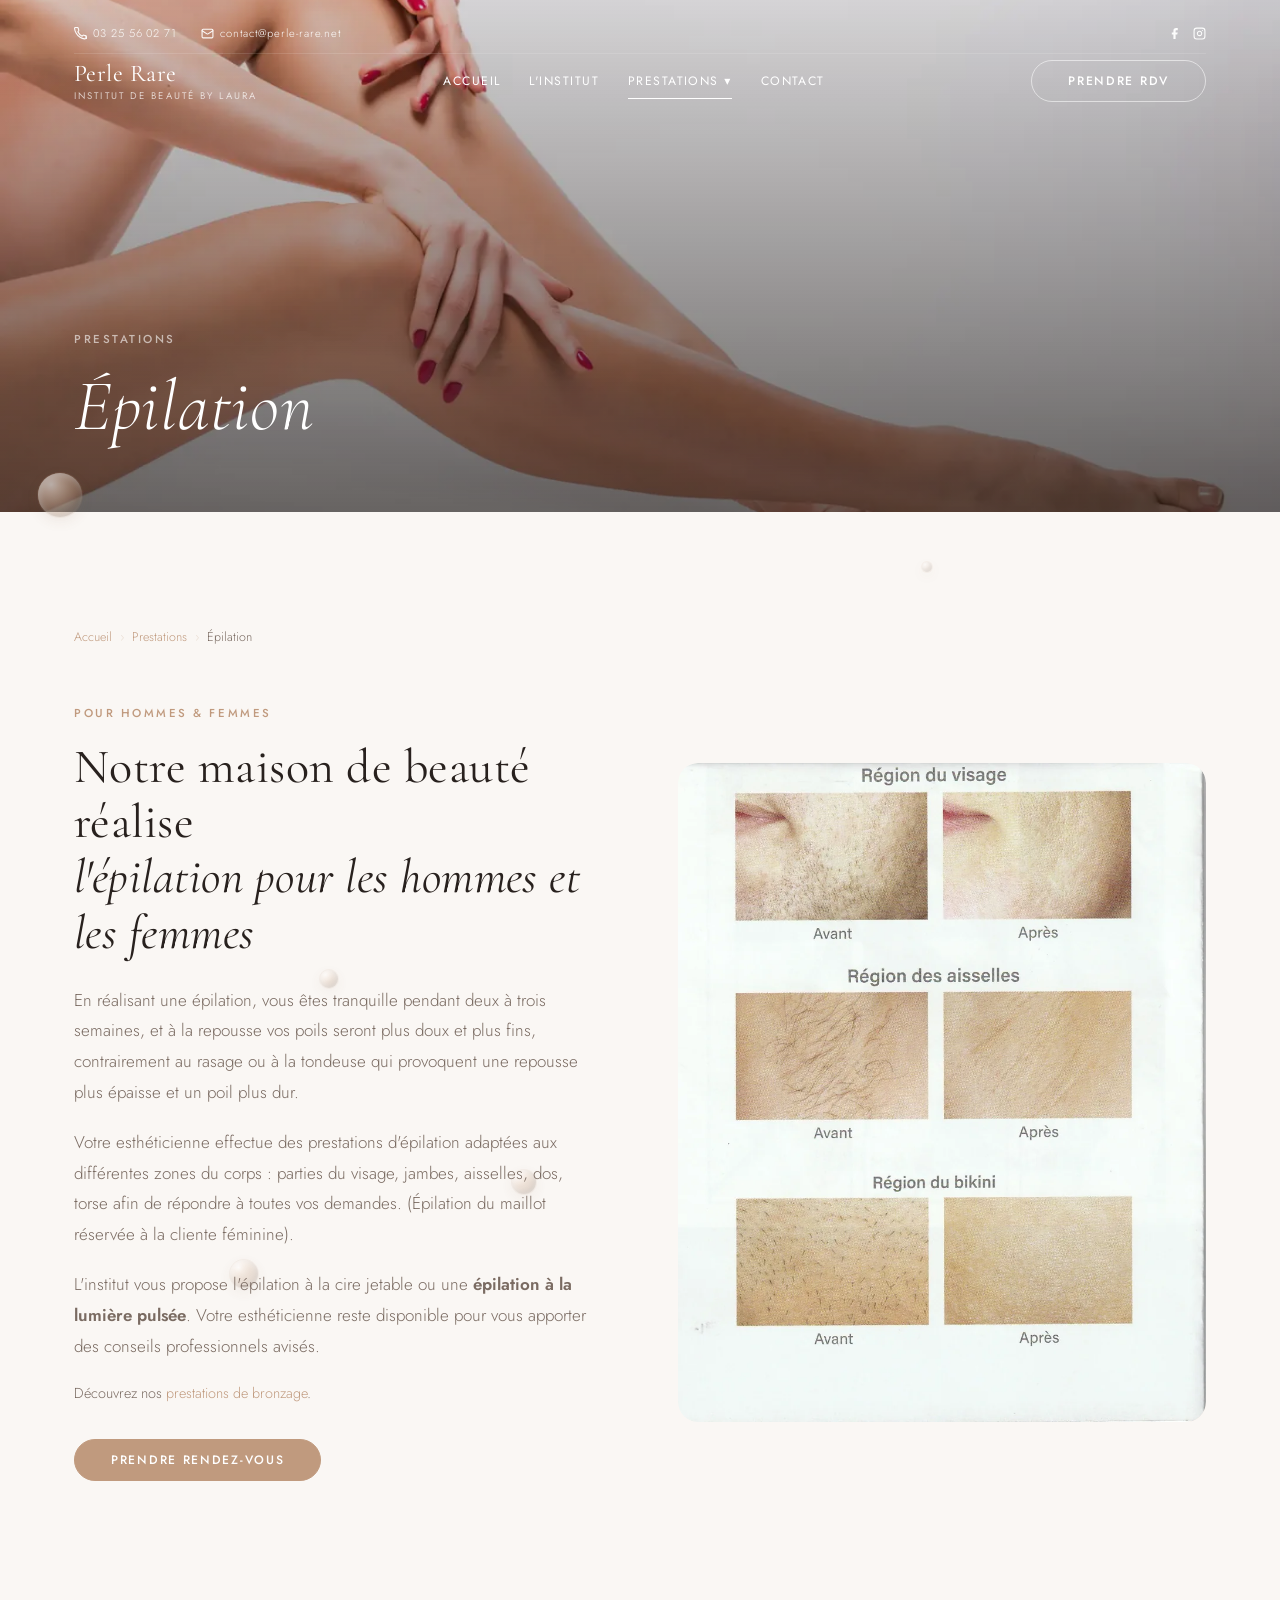
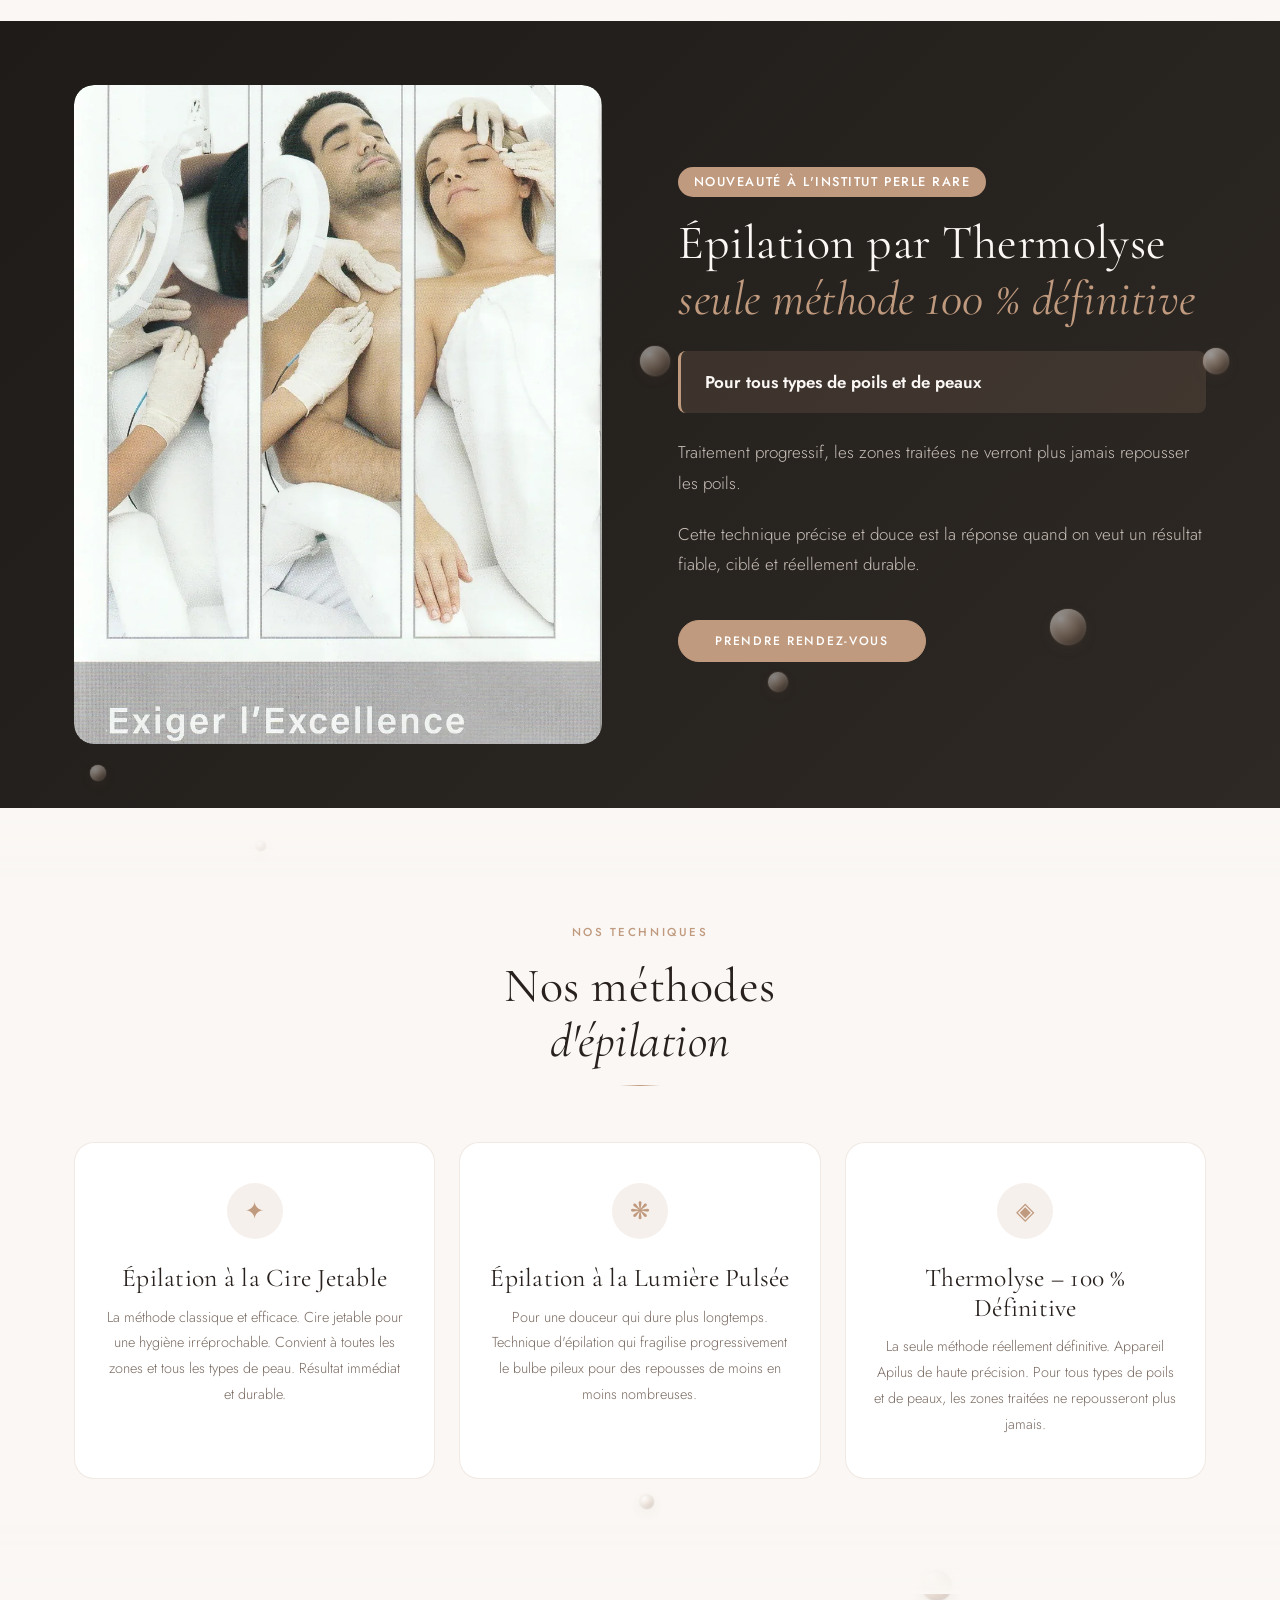
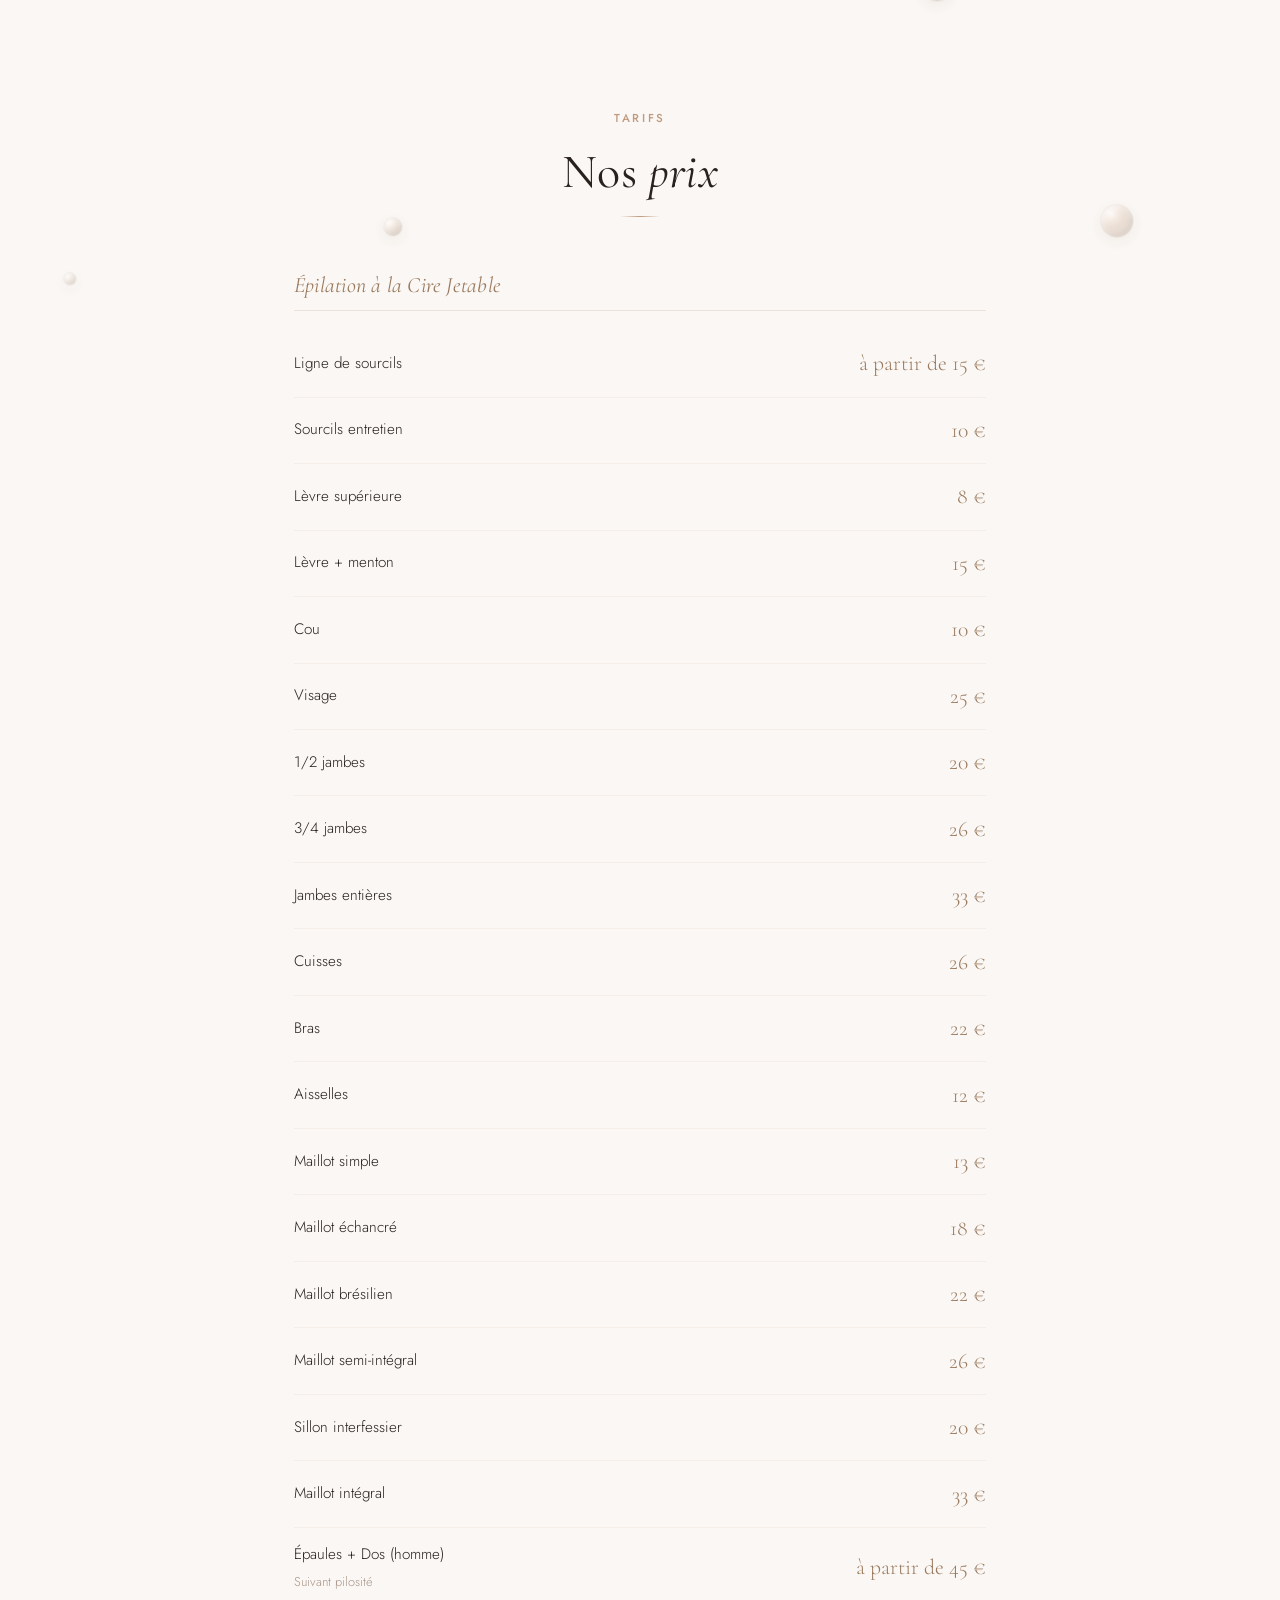
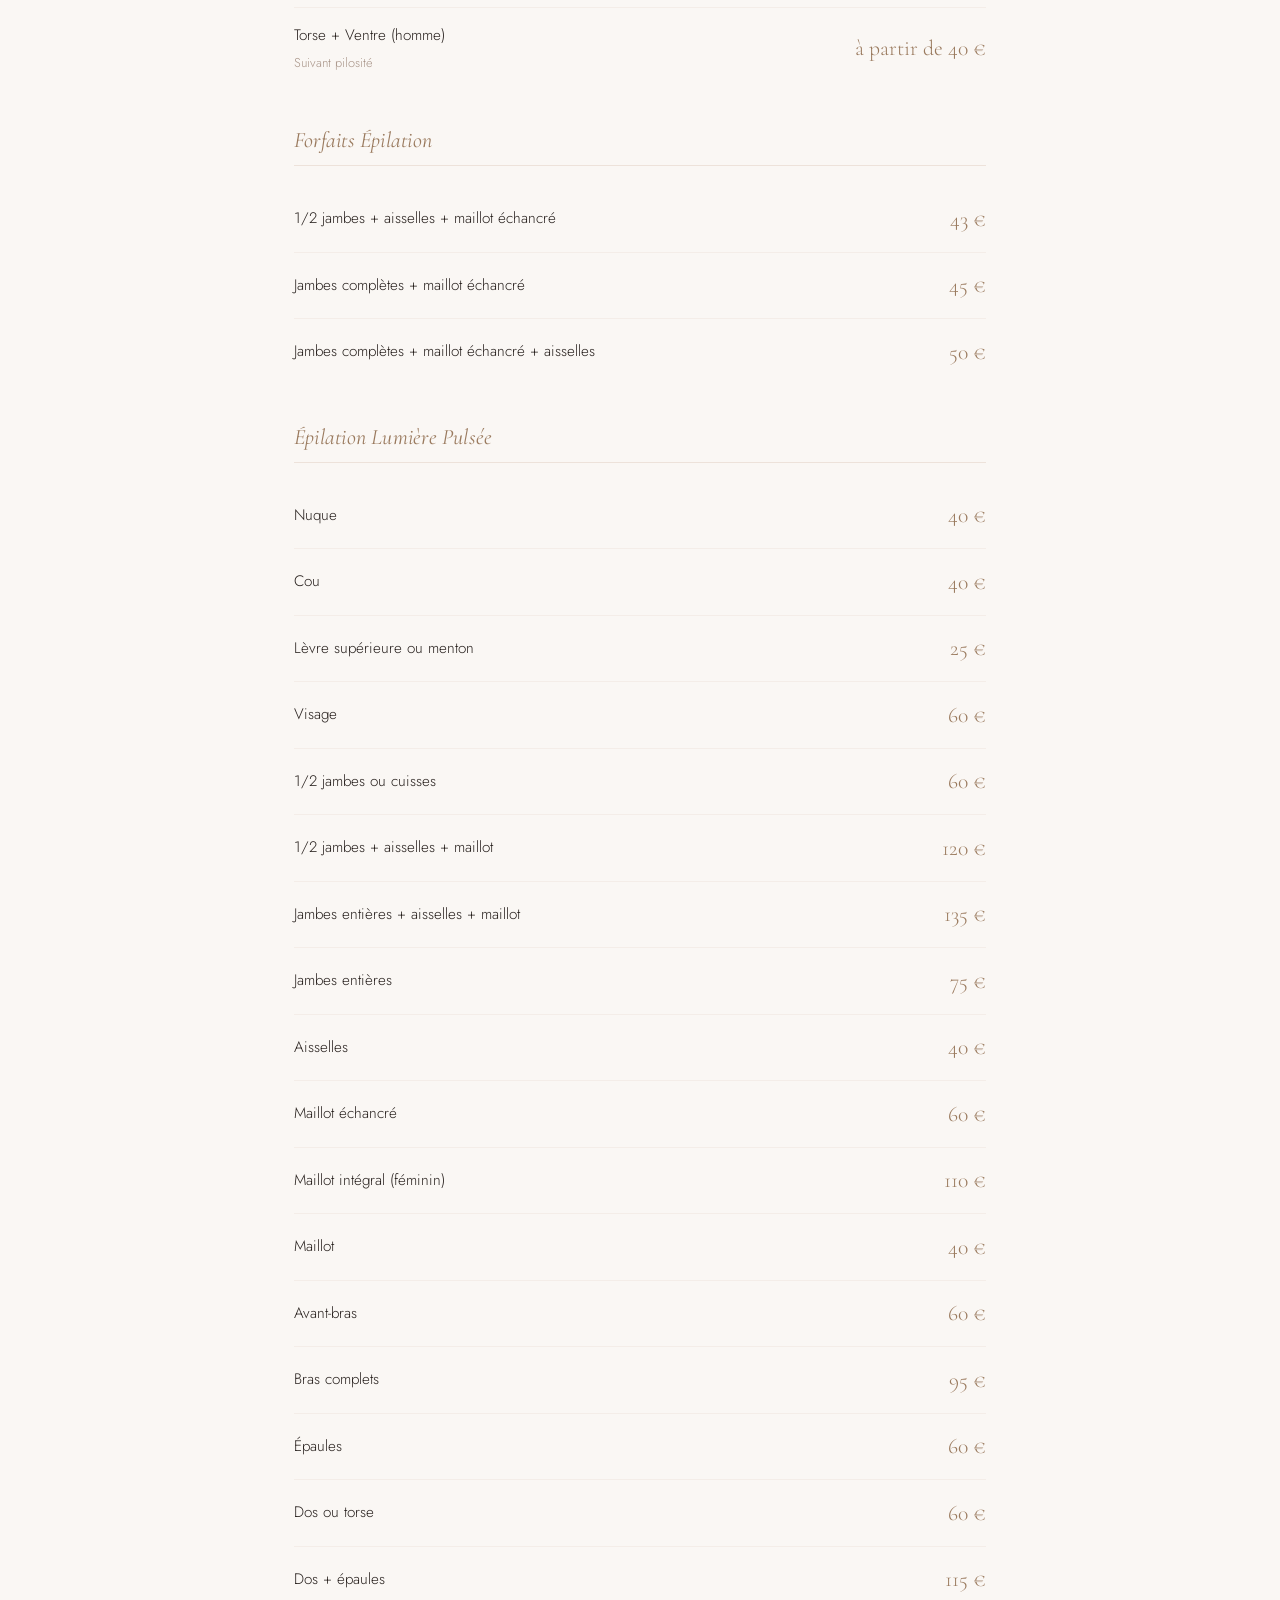
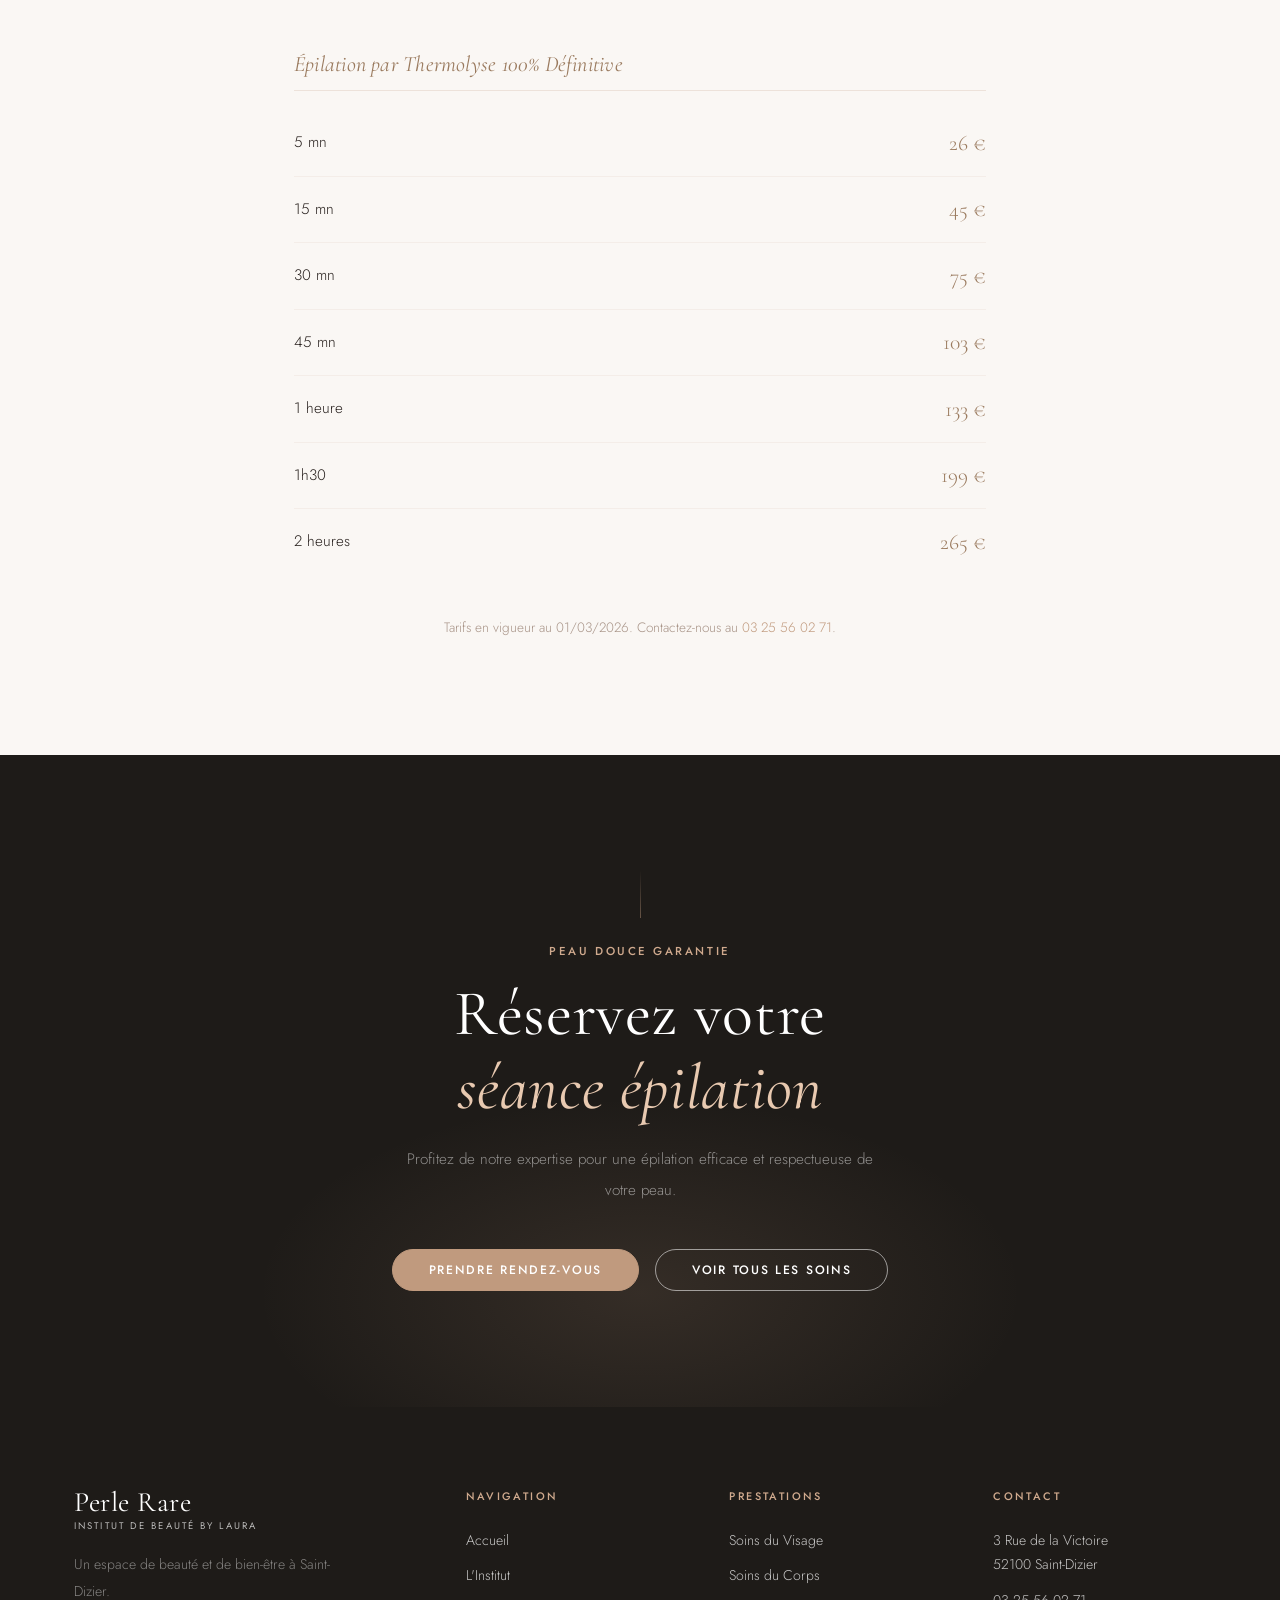
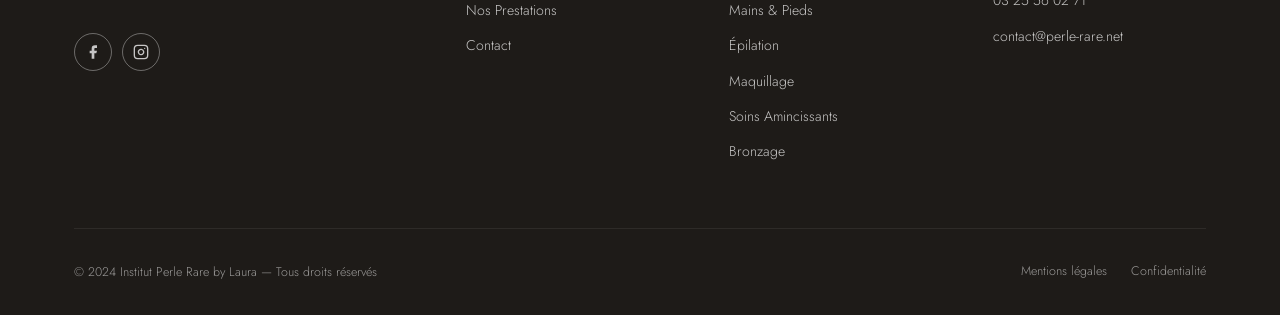
<file: epilation.html>
<!DOCTYPE html>
<html lang="fr">

<head>
  <meta charset="UTF-8">
  <link rel="icon" type="image/svg+xml" href="favicon.svg">
  <link rel="preload" as="image" fetchpriority="high" href="./images/optimisees/epilation.webp" type="image/webp">
  <meta name="viewport" content="width=device-width, initial-scale=1.0">
  <title>Épilation — Institut Perle Rare By Laura à Saint-Dizier</title>
  <meta name="description"
    content="Épilation à la cire jetable, lumière pulsée et thermolyse 100 % définitive à l'Institut Perle Rare by Laura à Saint-Dizier. Appareil Apilus. Forfaits disponibles.">
  <meta name="robots" content="index, follow">
  <link rel="canonical" href="https://www.perle-rare.net/epilation.html">
  <!-- Open Graph -->
  <meta property="og:type" content="website">
  <meta property="og:site_name" content="Institut Perle Rare By Laura">
  <meta property="og:locale" content="fr_FR">
  <meta property="og:title" content="Épilation — Institut Perle Rare By Laura">
  <meta property="og:description"
    content="Épilation à la cire jetable et épilation longue durée à l'Institut Perle Rare by Laura à Saint-Dizier. Forfaits disponibles.">
  <meta property="og:url" content="https://www.perle-rare.net/epilation.html">
  <meta property="og:image" content="https://www.perle-rare.net/images/og-image.jpg">
  <!-- Twitter Card -->
  <meta name="twitter:card" content="summary_large_image">
  <meta name="twitter:title" content="Épilation — Institut Perle Rare By Laura">
  <meta name="twitter:description"
    content="Épilation à la cire jetable et épilation longue durée à l'Institut Perle Rare by Laura à Saint-Dizier. Forfaits disponibles.">
  <!-- Performance : preload fonts critiques -->
  <link rel="preload" as="font" type="font/woff2" href="fonts/jost-latin.woff2" crossorigin>
  <link rel="preload" as="font" type="font/woff2" href="fonts/cg-italic-latin.woff2" crossorigin>
  <!-- Preconnect CDN image externe -->
  <link rel="preconnect" href="https://images.unsplash.com">
  <link rel="stylesheet" href="css/fonts.css">
  <link rel="stylesheet" href="css/style.css">
</head>

<body>

  <header class="header" id="header">
    <div class="container">
      <div class="header__topbar">
        <div class="header__topbar-contacts">
          <a href="tel:0325560271" class="header__topbar-link">
            <svg width="13" height="13" viewBox="0 0 24 24" fill="none" stroke="currentColor" stroke-width="2"
              stroke-linecap="round" stroke-linejoin="round">
              <path
                d="M22 16.92v3a2 2 0 0 1-2.18 2 19.79 19.79 0 0 1-8.63-3.07A19.5 19.5 0 0 1 4.07 11.5a19.79 19.79 0 0 1-3.07-8.67A2 2 0 0 1 3 .84h3a2 2 0 0 1 2 1.72c.127.96.361 1.903.7 2.81a2 2 0 0 1-.45 2.11L7.09 8.91a16 16 0 0 0 8 8l1.27-1.27a2 2 0 0 1 2.11-.45c.907.339 1.85.573 2.81.7A2 2 0 0 1 23 18v3" />
            </svg>
            03 25 56 02 71
          </a>
          <a href="mailto:contact@perle-rare.net" class="header__topbar-link">
            <svg width="13" height="13" viewBox="0 0 24 24" fill="none" stroke="currentColor" stroke-width="2"
              stroke-linecap="round" stroke-linejoin="round">
              <rect width="20" height="16" x="2" y="4" rx="2" />
              <path d="m22 7-8.97 5.7a1.94 1.94 0 0 1-2.06 0L2 7" />
            </svg>
            contact@perle-rare.net
          </a>
        </div>
        <div class="header__topbar-social">
          <a href="https://www.facebook.com/p/Institut-Perle-Rare-by-Laura-100063500410691/?locale=fr_FR"
            target="_blank" rel="noopener" aria-label="Facebook" class="header__topbar-social-link">
            <svg width="13" height="13" viewBox="0 0 24 24" fill="currentColor">
              <path d="M18 2h-3a5 5 0 0 0-5 5v3H7v4h3v8h4v-8h3l1-4h-4V7a1 1 0 0 1 1-1h3z" />
            </svg>
          </a>
          <a href="https://www.instagram.com/institut_perlerare/" target="_blank" rel="noopener" aria-label="Instagram"
            class="header__topbar-social-link">
            <svg width="13" height="13" viewBox="0 0 24 24" fill="none" stroke="currentColor" stroke-width="2"
              stroke-linecap="round" stroke-linejoin="round">
              <rect x="2" y="2" width="20" height="20" rx="5" ry="5" />
              <path d="M16 11.37A4 4 0 1 1 12.63 8 4 4 0 0 1 16 11.37z" />
              <line x1="17.5" y1="6.5" x2="17.51" y2="6.5" />
            </svg>
          </a>
        </div>
      </div>
      <div class="header__inner">
        <a href="index.html" class="header__logo">
          <div class="logo-text">Perle Rare<span>Institut de Beauté by Laura</span></div>
        </a>
        <nav class="nav">
          <div class="nav__item"><a href="index.html" class="nav__link">Accueil</a></div>
          <div class="nav__item"><a href="institut.html" class="nav__link">L'Institut</a></div>
          <div class="nav__item">
            <a href="prestations.html" class="nav__link active">Prestations ▾</a>
            <div class="nav__dropdown">
              <a href="soins-visage.html" class="nav__dropdown-link">Soins du Visage</a><a href="soins-corps.html"
                class="nav__dropdown-link">Soins du Corps</a>
              <a href="soins-amincissants.html" class="nav__dropdown-link">Soins Amincissants</a>

              <a href="beaute-mains-pieds.html" class="nav__dropdown-link">Beauté Mains &amp; Pieds</a>
              <a href="epilation.html" class="nav__dropdown-link">Épilation</a>
              <a href="maquillage.html" class="nav__dropdown-link">Maquillage</a>
              <a href="bronzage.html" class="nav__dropdown-link">Bronzage</a>
            </div>
          </div>
          <div class="nav__item"><a href="contact.html" class="nav__link">Contact</a></div>
        </nav>
        <a href="contact.html#rdv" class="btn btn--outline nav__cta">Prendre RDV</a>
        <button class="hamburger" id="hamburger" aria-label="Menu"><span class="hamburger__line"></span><span
            class="hamburger__line"></span><span class="hamburger__line"></span></button>
      </div>
    </div>
  </header>

  <div class="mobile-menu" id="mobileMenu">
    <div class="mobile-menu__top">
      <a href="index.html" class="logo-text mobile-menu__logo" style="text-decoration:none">Perle Rare<span>Institut By
          Laura</span></a>
      <button class="mobile-menu__close" aria-label="Fermer le menu">
        <svg width="20" height="20" viewBox="0 0 24 24" fill="none" stroke="currentColor" stroke-width="1.5"
          stroke-linecap="round" stroke-linejoin="round">
          <path d="M18 6 6 18M6 6l12 12" />
        </svg>
      </button>
    </div>
    <nav>
      <a href="index.html" class="mobile-menu__link">Accueil</a>
      <a href="institut.html" class="mobile-menu__link">L'Institut</a>
      <a href="prestations.html" class="mobile-menu__link mobile-sub-toggle">Prestations</a>
      <div class="mobile-menu__sub" style="display:none">
        <a href="soins-visage.html" class="mobile-menu__sub-link">Soins du Visage</a><a href="soins-corps.html"
          class="mobile-menu__sub-link">Soins du Corps</a>
        <a href="soins-amincissants.html" class="mobile-menu__sub-link">Soins Amincissants</a>

        <a href="beaute-mains-pieds.html" class="mobile-menu__sub-link">Beauté Mains &amp; Pieds</a>
        <a href="epilation.html" class="mobile-menu__sub-link">Épilation</a>
        <a href="maquillage.html" class="mobile-menu__sub-link">Maquillage</a>
        <a href="bronzage.html" class="mobile-menu__sub-link">Bronzage</a>
      </div>
      <a href="contact.html" class="mobile-menu__link">Contact</a>
    </nav>
    <div class="mobile-menu__footer">
      <a href="contact.html#rdv" class="btn btn--primary">Prendre Rendez-vous</a>
      <div class="mobile-menu__contacts">
        <a href="tel:0325560271" class="mobile-menu__contact-link">
          <svg width="15" height="15" viewBox="0 0 24 24" fill="none" stroke="currentColor" stroke-width="2"
            stroke-linecap="round" stroke-linejoin="round">
            <path
              d="M22 16.92v3a2 2 0 0 1-2.18 2 19.79 19.79 0 0 1-8.63-3.07A19.5 19.5 0 0 1 4.07 11.5a19.79 19.79 0 0 1-3.07-8.67A2 2 0 0 1 3 .84h3a2 2 0 0 1 2 1.72c.127.96.361 1.903.7 2.81a2 2 0 0 1-.45 2.11L7.09 8.91a16 16 0 0 0 8 8l1.27-1.27a2 2 0 0 1 2.11-.45c.907.339 1.85.573 2.81.7A2 2 0 0 1 23 18v3" />
          </svg>
          03 25 56 02 71
        </a>
        <a href="mailto:contact@perle-rare.net" class="mobile-menu__contact-link">
          <svg width="15" height="15" viewBox="0 0 24 24" fill="none" stroke="currentColor" stroke-width="2"
            stroke-linecap="round" stroke-linejoin="round">
            <rect width="20" height="16" x="2" y="4" rx="2" />
            <path d="m22 7-8.97 5.7a1.94 1.94 0 0 1-2.06 0L2 7" />
          </svg>
          contact@perle-rare.net
        </a>
      </div>
      <div class="mobile-menu__social">
        <a href="https://www.facebook.com/p/Institut-Perle-Rare-by-Laura-100063500410691/?locale=fr_FR" target="_blank"
          rel="noopener" aria-label="Facebook" class="social-link">
          <svg width="16" height="16" viewBox="0 0 24 24" fill="currentColor">
            <path d="M18 2h-3a5 5 0 0 0-5 5v3H7v4h3v8h4v-8h3l1-4h-4V7a1 1 0 0 1 1-1h3z" />
          </svg>
        </a>
        <a href="https://www.instagram.com/institut_perlerare/" target="_blank" rel="noopener" aria-label="Instagram"
          class="social-link">
          <svg width="16" height="16" viewBox="0 0 24 24" fill="none" stroke="currentColor" stroke-width="2"
            stroke-linecap="round" stroke-linejoin="round">
            <rect x="2" y="2" width="20" height="20" rx="5" ry="5" />
            <path d="M16 11.37A4 4 0 1 1 12.63 8 4 4 0 0 1 16 11.37z" />
            <line x1="17.5" y1="6.5" x2="17.51" y2="6.5" />
          </svg>
        </a>
      </div>
    </div>
  </div>

  <section class="page-hero">
    <div class="page-hero__bg">
      <picture>
        <source srcset="./images/optimisees/epilation.webp" type="image/webp">
        <img src="./images/optimisees/epilation.jpg" alt="Épilation" fetchpriority="high" decoding="sync">
      </picture>
    </div>
    <div class="page-hero__overlay"></div>
    <div class="container">
      <div class="page-hero__content">
        <span class="eyebrow">Prestations</span>
        <h1><em>Épilation</em></h1>
      </div>
    </div>
  </section>

  <section>
    <div class="container">
      <nav class="breadcrumb">
        <a href="index.html">Accueil</a><span class="breadcrumb__sep">›</span>
        <a href="prestations.html">Prestations</a><span class="breadcrumb__sep">›</span>
        <span>Épilation</span>
      </nav>
      <div class="split" data-reveal>
        <div class="split__content">
          <span class="eyebrow">Pour hommes &amp; femmes</span>
          <h2>Notre maison de beauté réalise<br><em>l'épilation pour les hommes et les femmes</em></h2>
          <p>En réalisant une épilation, vous êtes tranquille pendant deux à trois semaines, et à la repousse vos poils
            seront plus doux et plus fins, contrairement au rasage ou à la tondeuse qui provoquent une repousse plus
            épaisse et un poil plus dur.</p>
          <p>Votre esthéticienne effectue des prestations d'épilation adaptées aux différentes zones du corps : parties
            du visage, jambes, aisselles, dos, torse afin de répondre à toutes vos demandes. (Épilation du maillot
            réservée à la cliente féminine).</p>
          <p>L'institut vous propose l'épilation à la cire jetable ou une <strong>épilation à la lumière
              pulsée</strong>. Votre esthéticienne reste disponible pour vous apporter des conseils professionnels
            avisés.</p>
          <p style="font-size:0.9rem; color:var(--text-muted)">Découvrez nos <a href="bronzage.html"
              style="color:var(--primary)">prestations de bronzage</a>.</p>
          <a href="contact.html#rdv" class="btn btn--primary">Prendre Rendez-vous</a>
        </div>
        <div class="split__visual">
          <img src="./images/optimisees/epilation_2.webp" alt="Épilation professionnelle" class="split__img"
            fetchpriority="high">
          <div class="split__accent"></div>
        </div>
      </div>
    </div>
  </section>

  <section style="background: linear-gradient(135deg, #1E1B18 0%, #2e2925 100%); padding: 4rem 0;">
    <div class="container">
      <div class="split split--reverse" data-reveal>
        <div class="split__content">
          <span class="eyebrow"
            style="background:var(--primary); color:white; padding:0.35em 1.2em; border-radius:99px; display:inline-block; margin-bottom:1.2rem; font-size:0.8rem; letter-spacing:0.12em;">Nouveauté
            à l'Institut Perle Rare</span>
          <h2 style="color:#FAF7F4;">Épilation par Thermolyse<br><em style="color:#C09A7E;">seule méthode 100 %
              définitive</em></h2>
          <div
            style="background:rgba(192,154,126,0.15); border-left:3px solid var(--primary); padding:1rem 1.5rem; border-radius:var(--radius); margin:1.5rem 0;">
            <p style="margin:0; font-weight:600; color:#FAF7F4;">Pour tous types de poils et de peaux</p>
          </div>
          <p style="color:#c8bfb7;">Traitement progressif, les zones traitées ne verront plus jamais repousser les
            poils.</p>
          <p style="color:#c8bfb7;">Cette technique précise et douce est la réponse quand on veut un résultat fiable,
            ciblé et réellement durable.</p>
          <a href="contact.html#rdv" class="btn btn--primary" style="margin-top:0.5rem;">Prendre Rendez-vous</a>
        </div>
        <div class="split__visual">
          <img src="images/optimisees/thermolyse.webp" alt="Épilation par thermolyse Apilus — Institut Perle Rare"
            class="split__img" loading="lazy">
          <div class="split__accent"></div>
        </div>
      </div>
    </div>
  </section>

  <section class="section--alt">
    <div class="container">
      <div class="section-header" data-reveal>
        <span class="eyebrow">Nos techniques</span>
        <h2>Nos méthodes<br><em>d'épilation</em></h2>
      </div>
      <div class="values-grid">
        <div class="value-card" data-reveal data-reveal-delay="1">
          <div class="value-card__icon">✦</div>
          <h4>Épilation à la Cire Jetable</h4>
          <p>La méthode classique et efficace. Cire jetable pour une hygiène irréprochable. Convient à toutes les zones
            et tous les types de peau. Résultat immédiat et durable.</p>
        </div>
        <div class="value-card" data-reveal data-reveal-delay="2">
          <div class="value-card__icon">❋</div>
          <h4>Épilation à la Lumière Pulsée</h4>
          <p>Pour une douceur qui dure plus longtemps. Technique d'épilation qui fragilise progressivement le bulbe
            pileux pour des repousses de moins en moins nombreuses.</p>
        </div>
        <div class="value-card" data-reveal data-reveal-delay="3">
          <div class="value-card__icon">◈</div>
          <h4>Thermolyse – 100 % Définitive</h4>
          <p>La seule méthode réellement définitive. Appareil Apilus de haute précision. Pour tous types de poils et de
            peaux, les zones traitées ne repousseront plus jamais.</p>
        </div>
      </div>
    </div>
  </section>

  <section>
    <div class="container container--narrow">
      <div class="section-header" data-reveal>
        <span class="eyebrow">Tarifs</span>
        <h2>Nos <em>prix</em></h2>
      </div>
      <div class="tarifs-wrapper" data-reveal>
        <div class="tarif-group">
          <h3 class="tarif-group__title">Épilation à la Cire Jetable</h3>
          <div class="tarif-item">
            <div>
              <div class="tarif-name">Ligne de sourcils</div>
            </div>
            <div class="tarif-price">à partir de 15 €</div>
          </div>
          <div class="tarif-item">
            <div>
              <div class="tarif-name">Sourcils entretien</div>
            </div>
            <div class="tarif-price">10 €</div>
          </div>
          <div class="tarif-item">
            <div>
              <div class="tarif-name">Lèvre supérieure</div>
            </div>
            <div class="tarif-price">8 €</div>
          </div>
          <div class="tarif-item">
            <div>
              <div class="tarif-name">Lèvre + menton</div>
            </div>
            <div class="tarif-price">15 €</div>
          </div>
          <div class="tarif-item">
            <div>
              <div class="tarif-name">Cou</div>
            </div>
            <div class="tarif-price">10 €</div>
          </div>
          <div class="tarif-item">
            <div>
              <div class="tarif-name">Visage</div>
            </div>
            <div class="tarif-price">25 €</div>
          </div>
          <div class="tarif-item">
            <div>
              <div class="tarif-name">1/2 jambes</div>
            </div>
            <div class="tarif-price">20 €</div>
          </div>
          <div class="tarif-item">
            <div>
              <div class="tarif-name">3/4 jambes</div>
            </div>
            <div class="tarif-price">26 €</div>
          </div>
          <div class="tarif-item">
            <div>
              <div class="tarif-name">Jambes entières</div>
            </div>
            <div class="tarif-price">33 €</div>
          </div>
          <div class="tarif-item">
            <div>
              <div class="tarif-name">Cuisses</div>
            </div>
            <div class="tarif-price">26 €</div>
          </div>
          <div class="tarif-item">
            <div>
              <div class="tarif-name">Bras</div>
            </div>
            <div class="tarif-price">22 €</div>
          </div>
          <div class="tarif-item">
            <div>
              <div class="tarif-name">Aisselles</div>
            </div>
            <div class="tarif-price">12 €</div>
          </div>
          <div class="tarif-item">
            <div>
              <div class="tarif-name">Maillot simple</div>
            </div>
            <div class="tarif-price">13 €</div>
          </div>
          <div class="tarif-item">
            <div>
              <div class="tarif-name">Maillot échancré</div>
            </div>
            <div class="tarif-price">18 €</div>
          </div>
          <div class="tarif-item">
            <div>
              <div class="tarif-name">Maillot brésilien</div>
            </div>
            <div class="tarif-price">22 €</div>
          </div>
          <div class="tarif-item">
            <div>
              <div class="tarif-name">Maillot semi-intégral</div>
            </div>
            <div class="tarif-price">26 €</div>
          </div>
          <div class="tarif-item">
            <div>
              <div class="tarif-name">Sillon interfessier</div>
            </div>
            <div class="tarif-price">20 €</div>
          </div>
          <div class="tarif-item">
            <div>
              <div class="tarif-name">Maillot intégral</div>
            </div>
            <div class="tarif-price">33 €</div>
          </div>
          <div class="tarif-item">
            <div>
              <div class="tarif-name">Épaules + Dos (homme)</div>
              <div class="tarif-desc">Suivant pilosité</div>
            </div>
            <div class="tarif-price">à partir de 45 €</div>
          </div>
          <div class="tarif-item">
            <div>
              <div class="tarif-name">Torse + Ventre (homme)</div>
              <div class="tarif-desc">Suivant pilosité</div>
            </div>
            <div class="tarif-price">à partir de 40 €</div>
          </div>
        </div>
        <div class="tarif-group">
          <h3 class="tarif-group__title">Forfaits Épilation</h3>
          <div class="tarif-item">
            <div>
              <div class="tarif-name">1/2 jambes + aisselles + maillot échancré</div>
            </div>
            <div class="tarif-price">43 €</div>
          </div>
          <div class="tarif-item">
            <div>
              <div class="tarif-name">Jambes complètes + maillot échancré</div>
            </div>
            <div class="tarif-price">45 €</div>
          </div>
          <div class="tarif-item">
            <div>
              <div class="tarif-name">Jambes complètes + maillot échancré + aisselles</div>
            </div>
            <div class="tarif-price">50 €</div>
          </div>
        </div>
        <div class="tarif-group">
          <h3 class="tarif-group__title">Épilation Lumière Pulsée</h3>
          <div class="tarif-item">
            <div>
              <div class="tarif-name">Nuque</div>
            </div>
            <div class="tarif-price">40 €</div>
          </div>
          <div class="tarif-item">
            <div>
              <div class="tarif-name">Cou</div>
            </div>
            <div class="tarif-price">40 €</div>
          </div>
          <div class="tarif-item">
            <div>
              <div class="tarif-name">Lèvre supérieure ou menton</div>
            </div>
            <div class="tarif-price">25 €</div>
          </div>
          <div class="tarif-item">
            <div>
              <div class="tarif-name">Visage</div>
            </div>
            <div class="tarif-price">60 €</div>
          </div>
          <div class="tarif-item">
            <div>
              <div class="tarif-name">1/2 jambes ou cuisses</div>
            </div>
            <div class="tarif-price">60 €</div>
          </div>
          <div class="tarif-item">
            <div>
              <div class="tarif-name">1/2 jambes + aisselles + maillot</div>
            </div>
            <div class="tarif-price">120 €</div>
          </div>
          <div class="tarif-item">
            <div>
              <div class="tarif-name">Jambes entières + aisselles + maillot</div>
            </div>
            <div class="tarif-price">135 €</div>
          </div>
          <div class="tarif-item">
            <div>
              <div class="tarif-name">Jambes entières</div>
            </div>
            <div class="tarif-price">75 €</div>
          </div>
          <div class="tarif-item">
            <div>
              <div class="tarif-name">Aisselles</div>
            </div>
            <div class="tarif-price">40 €</div>
          </div>
          <div class="tarif-item">
            <div>
              <div class="tarif-name">Maillot échancré</div>
            </div>
            <div class="tarif-price">60 €</div>
          </div>
          <div class="tarif-item">
            <div>
              <div class="tarif-name">Maillot intégral (féminin)</div>
            </div>
            <div class="tarif-price">110 €</div>
          </div>
          <div class="tarif-item">
            <div>
              <div class="tarif-name">Maillot</div>
            </div>
            <div class="tarif-price">40 €</div>
          </div>
          <div class="tarif-item">
            <div>
              <div class="tarif-name">Avant-bras</div>
            </div>
            <div class="tarif-price">60 €</div>
          </div>
          <div class="tarif-item">
            <div>
              <div class="tarif-name">Bras complets</div>
            </div>
            <div class="tarif-price">95 €</div>
          </div>
          <div class="tarif-item">
            <div>
              <div class="tarif-name">Épaules</div>
            </div>
            <div class="tarif-price">60 €</div>
          </div>
          <div class="tarif-item">
            <div>
              <div class="tarif-name">Dos ou torse</div>
            </div>
            <div class="tarif-price">60 €</div>
          </div>
          <div class="tarif-item">
            <div>
              <div class="tarif-name">Dos + épaules</div>
            </div>
            <div class="tarif-price">115 €</div>
          </div>
        </div>
        <div class="tarif-group">
          <h3 class="tarif-group__title">Épilation par Thermolyse 100% Définitive</h3>
          <div class="tarif-item">
            <div>
              <div class="tarif-name">5 mn</div>
            </div>
            <div class="tarif-price">26 €</div>
          </div>
          <div class="tarif-item">
            <div>
              <div class="tarif-name">15 mn</div>
            </div>
            <div class="tarif-price">45 €</div>
          </div>
          <div class="tarif-item">
            <div>
              <div class="tarif-name">30 mn</div>
            </div>
            <div class="tarif-price">75 €</div>
          </div>
          <div class="tarif-item">
            <div>
              <div class="tarif-name">45 mn</div>
            </div>
            <div class="tarif-price">103 €</div>
          </div>
          <div class="tarif-item">
            <div>
              <div class="tarif-name">1 heure</div>
            </div>
            <div class="tarif-price">133 €</div>
          </div>
          <div class="tarif-item">
            <div>
              <div class="tarif-name">1h30</div>
            </div>
            <div class="tarif-price">199 €</div>
          </div>
          <div class="tarif-item">
            <div>
              <div class="tarif-name">2 heures</div>
            </div>
            <div class="tarif-price">265 €</div>
          </div>
        </div>
      </div>
      <p style="text-align:center; font-size:0.85rem; color:var(--text-light); margin-top:1.5rem;" data-reveal>
        Tarifs en vigueur au 01/03/2026. Contactez-nous au <a href="tel:0325560271" style="color:var(--primary)">03 25
          56 02 71</a>.
      </p>
    </div>
  </section>

  <section class="cta-section">
    <div class="container">
      <div data-reveal>
        <span class="eyebrow" style="color:var(--primary-light)">Peau douce garantie</span>
        <h2>Réservez votre<br><em style="color:#E8C9B0">séance épilation</em></h2>
        <p>Profitez de notre expertise pour une épilation efficace et respectueuse de votre peau.</p>
        <div style="display:flex; gap:1rem; justify-content:center; flex-wrap:wrap">
          <a href="contact.html#rdv" class="btn btn--primary">Prendre Rendez-vous</a>
          <a href="prestations.html" class="btn btn--outline">Voir tous les soins</a>
        </div>
      </div>
    </div>
  </section>

  <footer class="footer">
    <div class="container">
      <div class="footer__grid">
        <div class="footer__brand">
          <div class="logo-text">Perle Rare<span>Institut de Beauté by Laura</span></div>
          <p>Un espace de beauté et de bien-être à Saint-Dizier.</p>
          <div class="footer__social"><a
              href="https://www.facebook.com/p/Institut-Perle-Rare-by-Laura-100063500410691/?locale=fr_FR"
              class="social-link" aria-label="Facebook" target="_blank" rel="noopener"><svg width="16" height="16"
                viewBox="0 0 24 24" fill="currentColor">
                <path d="M18 2h-3a5 5 0 0 0-5 5v3H7v4h3v8h4v-8h3l1-4h-4V7a1 1 0 0 1 1-1h3z" />
              </svg></a><a href="https://www.instagram.com/institut_perlerare/" class="social-link"
              aria-label="Instagram" target="_blank" rel="noopener"><svg width="16" height="16" viewBox="0 0 24 24"
                fill="none" stroke="currentColor" stroke-width="2" stroke-linecap="round" stroke-linejoin="round">
                <rect x="2" y="2" width="20" height="20" rx="5" ry="5" />
                <path d="M16 11.37A4 4 0 1 1 12.63 8 4 4 0 0 1 16 11.37z" />
                <line x1="17.5" y1="6.5" x2="17.51" y2="6.5" />
              </svg></a></div>
        </div>
        <div><span class="footer__title">Navigation</span>
          <div class="footer__links"><a href="index.html" class="footer__link">Accueil</a><a href="institut.html"
              class="footer__link">L'Institut</a><a href="prestations.html" class="footer__link">Nos Prestations</a><a
              href="contact.html" class="footer__link">Contact</a></div>
        </div>
        <div><span class="footer__title">Prestations</span>
          <div class="footer__links"><a href="soins-visage.html" class="footer__link">Soins du Visage</a><a
              href="soins-corps.html" class="footer__link">Soins du Corps</a><a href="beaute-mains-pieds.html"
              class="footer__link">Mains &amp; Pieds</a><a href="epilation.html" class="footer__link">Épilation</a><a
              href="maquillage.html" class="footer__link">Maquillage</a><a href="soins-amincissants.html"
              class="footer__link">Soins Amincissants</a><a href="bronzage.html" class="footer__link">Bronzage</a></div>
        </div>
        <div><span class="footer__title">Contact</span>
          <p class="footer__contact-item">3 Rue de la Victoire<br>52100 Saint-Dizier</p>
          <p class="footer__contact-item"><a href="tel:0325560271">03 25 56 02 71</a></p>
          <p class="footer__contact-item"><a href="mailto:contact@perle-rare.net">contact@perle-rare.net</a></p>
        </div>
      </div>
      <div class="footer__bottom">
        <p class="footer__copy">© 2024 Institut Perle Rare by Laura — Tous droits réservés</p>
        <div class="footer__legal"><a href="mentions-legales.html">Mentions légales</a><a
            href="politique-confidentialite.html">Confidentialité</a></div>
      </div>
    </div>
  </footer>

  <script src="js/main.js"></script>
</body>

</html>
</file>
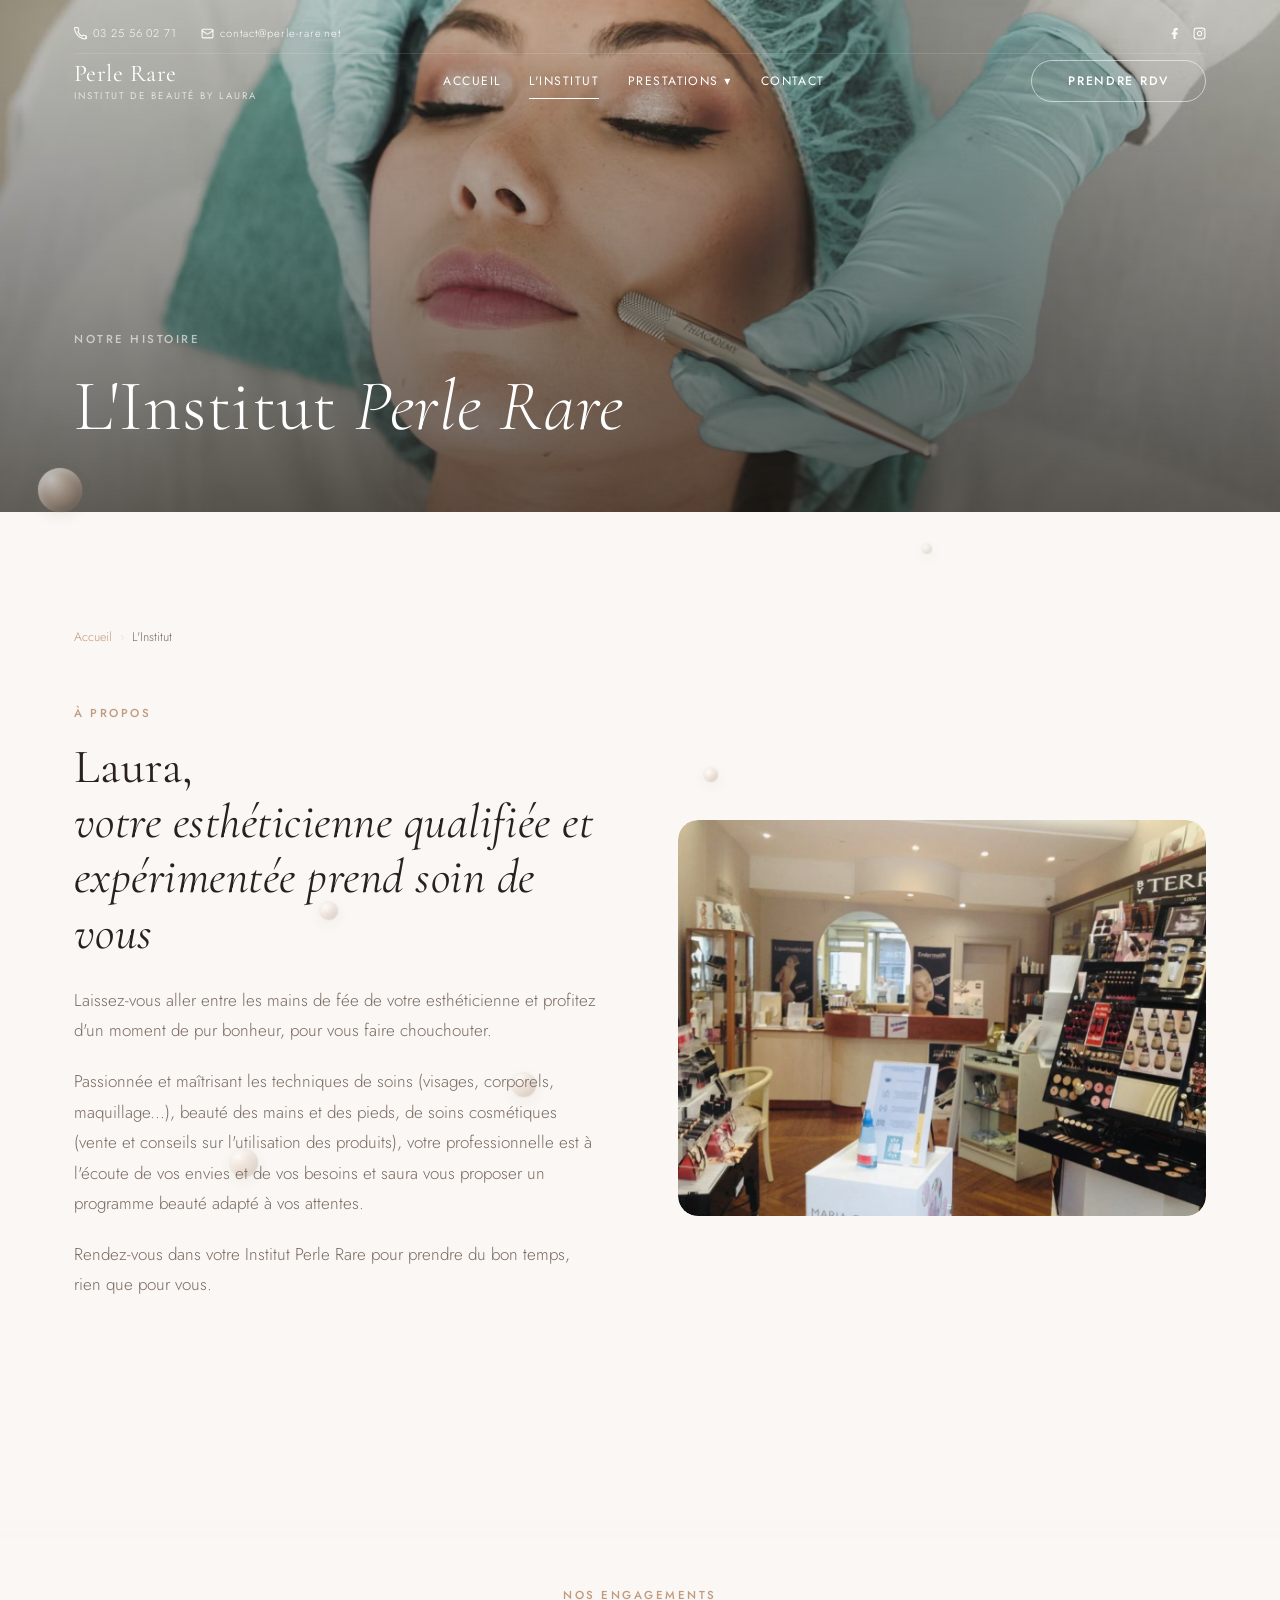
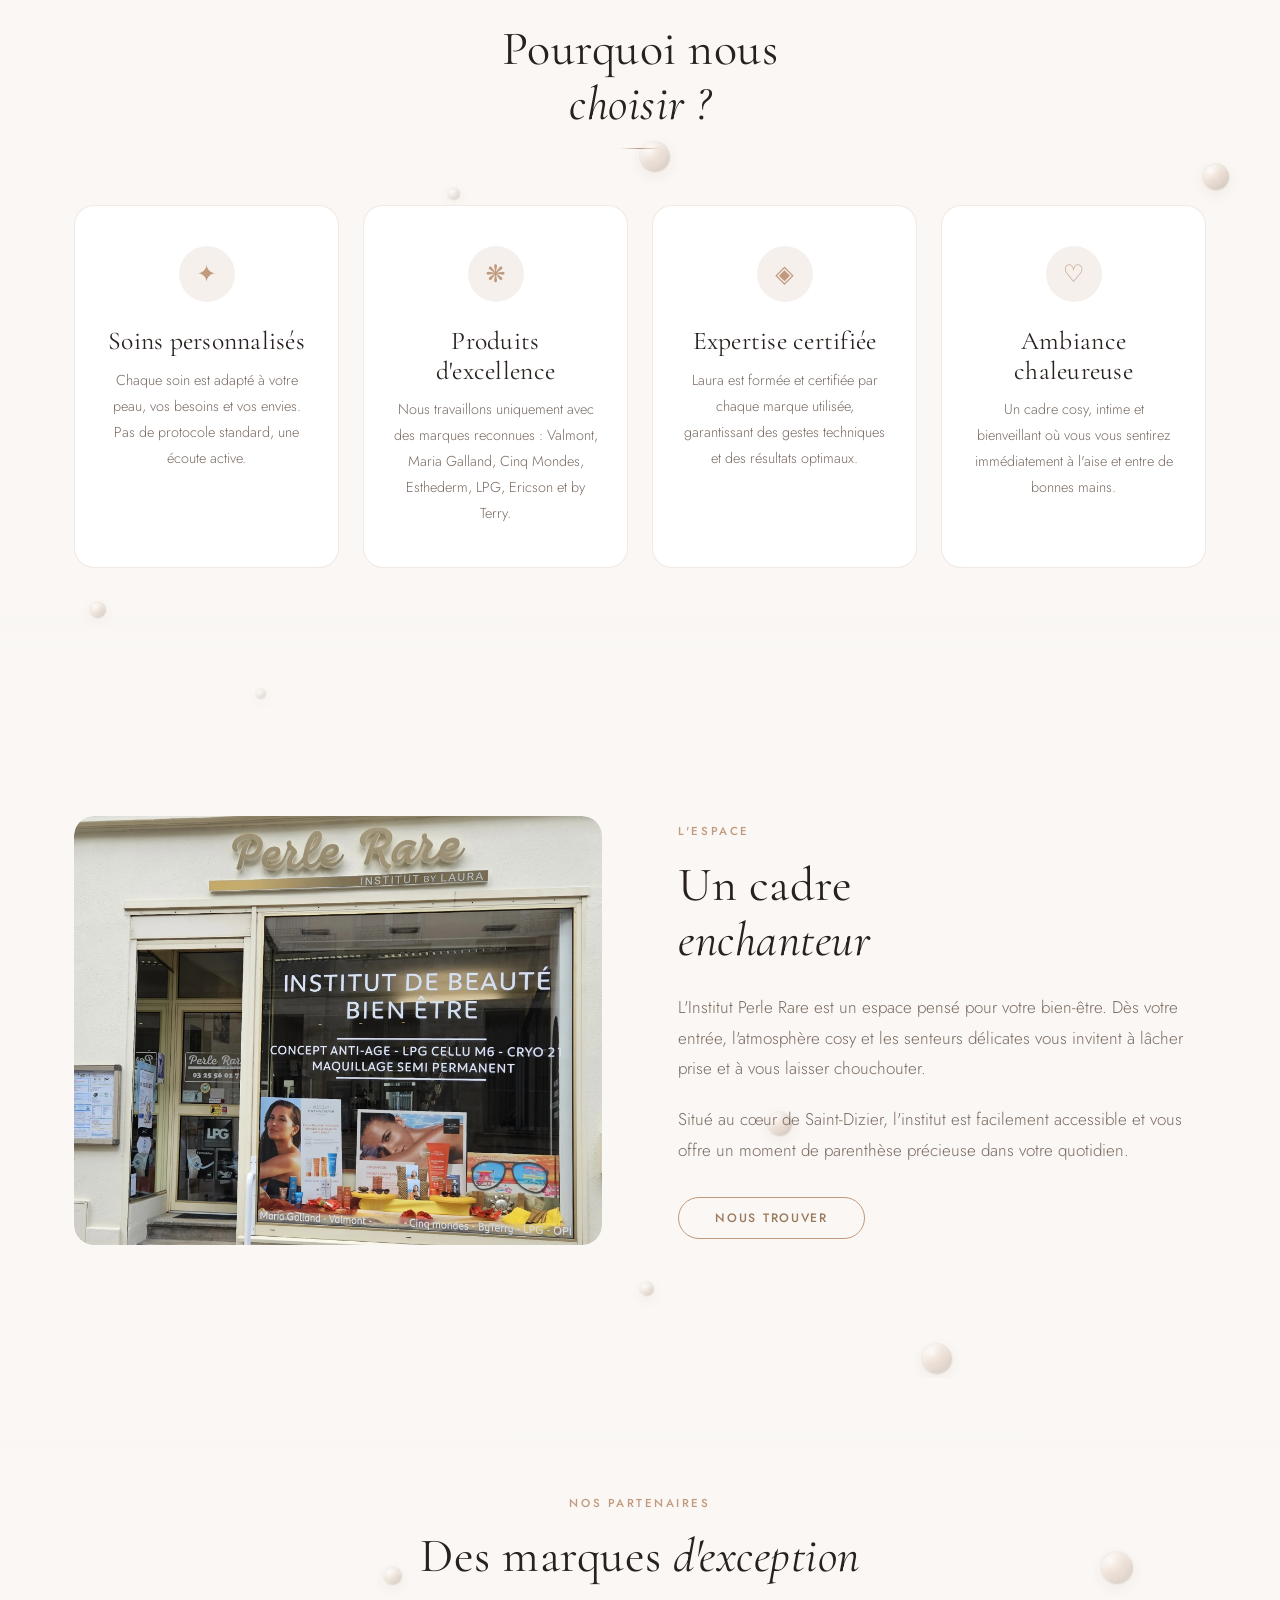
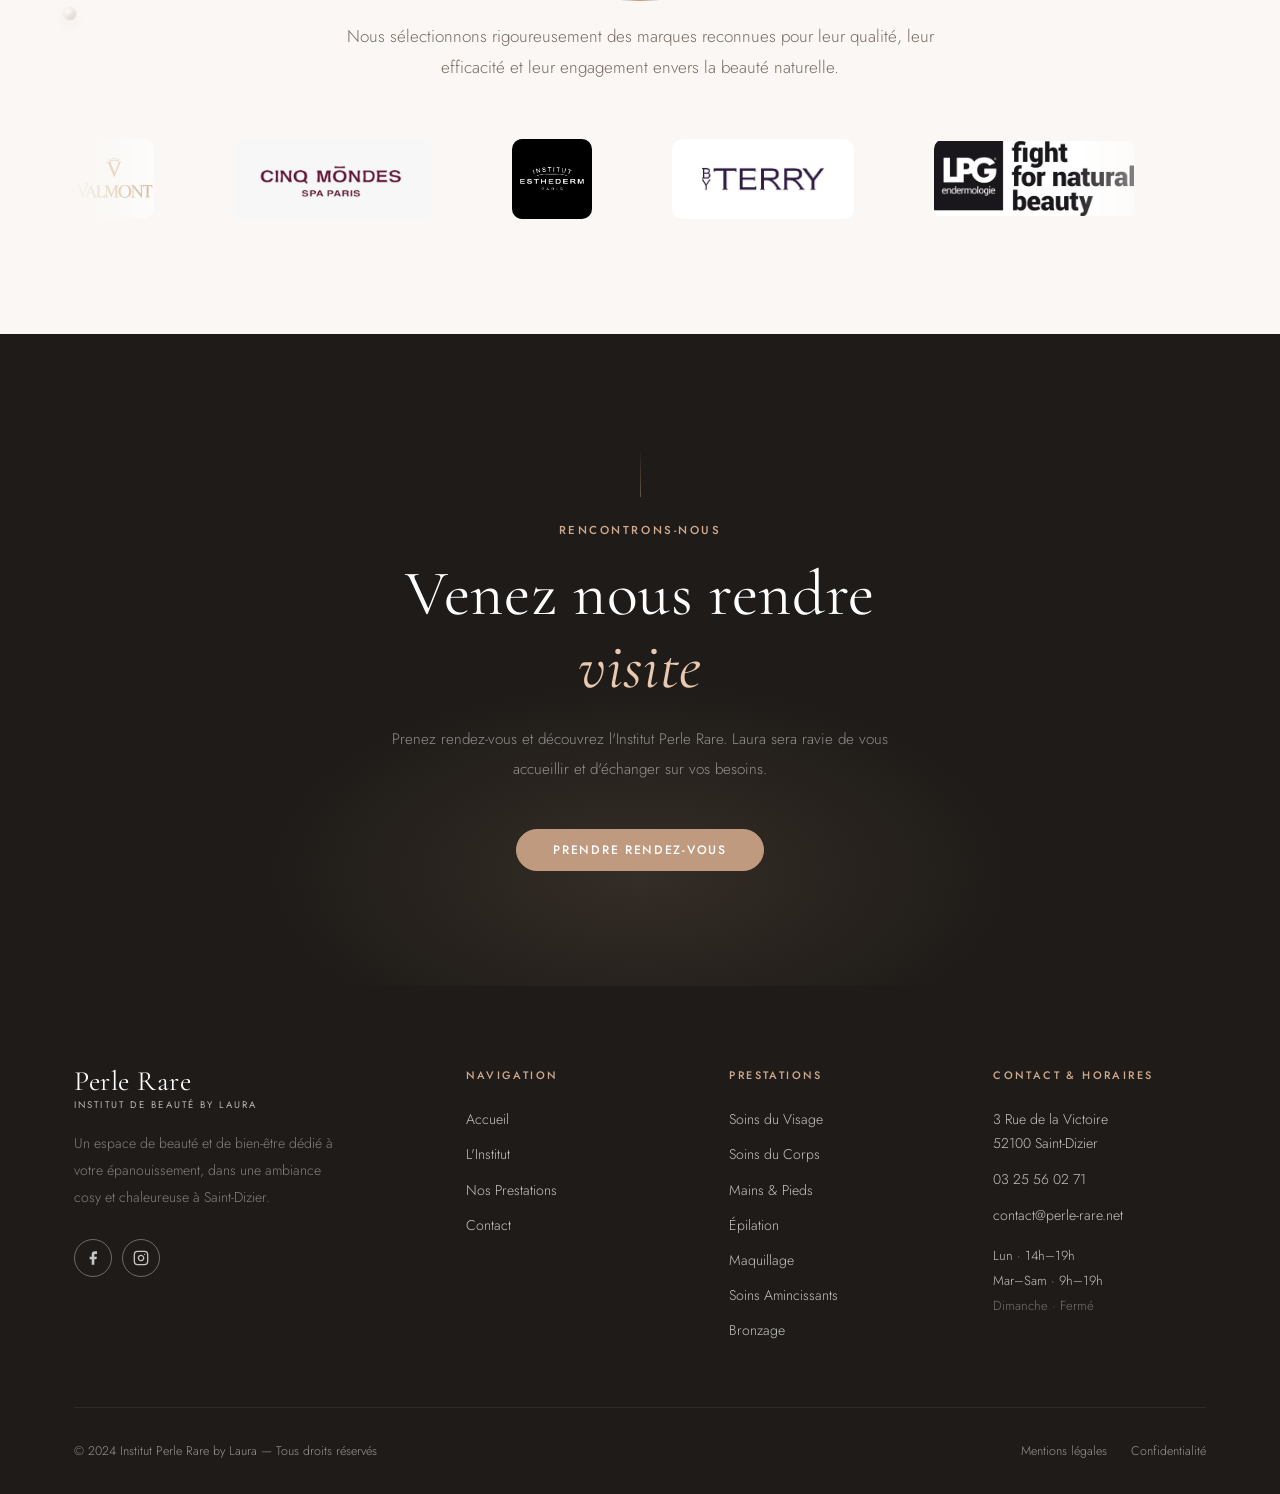
<file: institut.html>
<!DOCTYPE html>
<html lang="fr">

<head>
  <meta charset="UTF-8">
  <link rel="icon" type="image/svg+xml" href="favicon.svg">
  <link rel="preload" as="image" fetchpriority="high"
    href="https://images.unsplash.com/photo-1552693673-1bf958298935?w=1200&q=75&auto=format&fit=crop">
  <meta name="viewport" content="width=device-width, initial-scale=1.0">
  <title>L'Institut — Perle Rare By Laura, institut de beauté à Saint-Dizier</title>
  <meta name="description"
    content="Découvrez l'Institut Perle Rare by Laura à Saint-Dizier. Esthéticienne diplômée, 10 ans d'expérience, soins personnalisés dans une ambiance chaleureuse.">
  <meta name="robots" content="index, follow">
  <link rel="canonical" href="https://www.perle-rare.net/institut.html">
  <!-- Open Graph -->
  <meta property="og:type" content="website">
  <meta property="og:site_name" content="Institut Perle Rare By Laura">
  <meta property="og:locale" content="fr_FR">
  <meta property="og:title" content="L'Institut Perle Rare By Laura — Saint-Dizier">
  <meta property="og:description"
    content="Découvrez l'Institut Perle Rare by Laura à Saint-Dizier. Esthéticienne diplômée, 10 ans d'expérience, soins personnalisés dans une ambiance chaleureuse.">
  <meta property="og:url" content="https://www.perle-rare.net/institut.html">
  <meta property="og:image" content="https://www.perle-rare.net/images/og-image.jpg">
  <!-- Twitter Card -->
  <meta name="twitter:card" content="summary_large_image">
  <meta name="twitter:title" content="L'Institut Perle Rare By Laura — Saint-Dizier">
  <meta name="twitter:description"
    content="Découvrez l'Institut Perle Rare by Laura à Saint-Dizier. Esthéticienne diplômée, 10 ans d'expérience, soins personnalisés dans une ambiance chaleureuse.">
  <!-- Performance : preload fonts critiques -->
  <link rel="preload" as="font" type="font/woff2" href="fonts/jost-latin.woff2" crossorigin>
  <link rel="preload" as="font" type="font/woff2" href="fonts/cg-italic-latin.woff2" crossorigin>
  <!-- Preconnect CDN image externe -->
  <link rel="preconnect" href="https://images.unsplash.com">
  <link rel="stylesheet" href="css/fonts.css">
  <link rel="stylesheet" href="css/style.css">
</head>

<body>

  <header class="header" id="header">
    <div class="container">
      <div class="header__topbar">
        <div class="header__topbar-contacts">
          <a href="tel:0325560271" class="header__topbar-link">
            <svg width="13" height="13" viewBox="0 0 24 24" fill="none" stroke="currentColor" stroke-width="2"
              stroke-linecap="round" stroke-linejoin="round">
              <path
                d="M22 16.92v3a2 2 0 0 1-2.18 2 19.79 19.79 0 0 1-8.63-3.07A19.5 19.5 0 0 1 4.07 11.5a19.79 19.79 0 0 1-3.07-8.67A2 2 0 0 1 3 .84h3a2 2 0 0 1 2 1.72c.127.96.361 1.903.7 2.81a2 2 0 0 1-.45 2.11L7.09 8.91a16 16 0 0 0 8 8l1.27-1.27a2 2 0 0 1 2.11-.45c.907.339 1.85.573 2.81.7A2 2 0 0 1 23 18v3" />
            </svg>
            03 25 56 02 71
          </a>
          <a href="mailto:contact@perle-rare.net" class="header__topbar-link">
            <svg width="13" height="13" viewBox="0 0 24 24" fill="none" stroke="currentColor" stroke-width="2"
              stroke-linecap="round" stroke-linejoin="round">
              <rect width="20" height="16" x="2" y="4" rx="2" />
              <path d="m22 7-8.97 5.7a1.94 1.94 0 0 1-2.06 0L2 7" />
            </svg>
            contact@perle-rare.net
          </a>
        </div>
        <div class="header__topbar-social">
          <a href="https://www.facebook.com/p/Institut-Perle-Rare-by-Laura-100063500410691/?locale=fr_FR"
            target="_blank" rel="noopener" aria-label="Facebook" class="header__topbar-social-link">
            <svg width="13" height="13" viewBox="0 0 24 24" fill="currentColor">
              <path d="M18 2h-3a5 5 0 0 0-5 5v3H7v4h3v8h4v-8h3l1-4h-4V7a1 1 0 0 1 1-1h3z" />
            </svg>
          </a>
          <a href="https://www.instagram.com/institut_perlerare/" target="_blank" rel="noopener" aria-label="Instagram"
            class="header__topbar-social-link">
            <svg width="13" height="13" viewBox="0 0 24 24" fill="none" stroke="currentColor" stroke-width="2"
              stroke-linecap="round" stroke-linejoin="round">
              <rect x="2" y="2" width="20" height="20" rx="5" ry="5" />
              <path d="M16 11.37A4 4 0 1 1 12.63 8 4 4 0 0 1 16 11.37z" />
              <line x1="17.5" y1="6.5" x2="17.51" y2="6.5" />
            </svg>
          </a>
        </div>
      </div>
      <div class="header__inner">
        <a href="index.html" class="header__logo">
          <div class="logo-text">Perle Rare<span>Institut de Beauté by Laura</span></div>
        </a>
        <nav class="nav" aria-label="Navigation principale">
          <div class="nav__item"><a href="index.html" class="nav__link">Accueil</a></div>
          <div class="nav__item"><a href="institut.html" class="nav__link active">L'Institut</a></div>
          <div class="nav__item">
            <a href="prestations.html" class="nav__link">Prestations ▾</a>
            <div class="nav__dropdown">
              <a href="soins-visage.html" class="nav__dropdown-link">Soins du Visage</a><a href="soins-corps.html"
                class="nav__dropdown-link">Soins du Corps</a>
              <a href="soins-amincissants.html" class="nav__dropdown-link">Soins Amincissants</a>
              <a href="beaute-mains-pieds.html" class="nav__dropdown-link">Beauté Mains &amp; Pieds</a>
              <a href="epilation.html" class="nav__dropdown-link">Épilation</a>
              <a href="maquillage.html" class="nav__dropdown-link">Maquillage</a>
              <a href="bronzage.html" class="nav__dropdown-link">Bronzage</a>
            </div>
          </div>
          <div class="nav__item"><a href="contact.html" class="nav__link">Contact</a></div>
        </nav>
        <a href="contact.html#rdv" class="btn btn--outline nav__cta">Prendre RDV</a>
        <button class="hamburger" id="hamburger" aria-label="Ouvrir le menu">
          <span class="hamburger__line"></span>
          <span class="hamburger__line"></span>
          <span class="hamburger__line"></span>
        </button>
      </div>
    </div>
  </header>

  <div class="mobile-menu" id="mobileMenu">
    <div class="mobile-menu__top">
      <a href="index.html" class="logo-text mobile-menu__logo" style="text-decoration:none">Perle Rare<span>Institut By
          Laura</span></a>
      <button class="mobile-menu__close" aria-label="Fermer le menu">
        <svg width="20" height="20" viewBox="0 0 24 24" fill="none" stroke="currentColor" stroke-width="1.5"
          stroke-linecap="round" stroke-linejoin="round">
          <path d="M18 6 6 18M6 6l12 12" />
        </svg>
      </button>
    </div>
    <nav>
      <a href="index.html" class="mobile-menu__link">Accueil</a>
      <a href="institut.html" class="mobile-menu__link">L'Institut</a>
      <a href="prestations.html" class="mobile-menu__link mobile-sub-toggle">Prestations</a>
      <div class="mobile-menu__sub" style="display:none">
        <a href="soins-visage.html" class="mobile-menu__sub-link">Soins du Visage</a><a href="soins-corps.html"
          class="mobile-menu__sub-link">Soins du Corps</a>
        <a href="soins-amincissants.html" class="mobile-menu__sub-link">Soins Amincissants</a>
        <a href="beaute-mains-pieds.html" class="mobile-menu__sub-link">Beauté Mains &amp; Pieds</a>
        <a href="epilation.html" class="mobile-menu__sub-link">Épilation</a>
        <a href="maquillage.html" class="mobile-menu__sub-link">Maquillage</a>
        <a href="bronzage.html" class="mobile-menu__sub-link">Bronzage</a>
      </div>
      <a href="contact.html" class="mobile-menu__link">Contact</a>
    </nav>
    <div class="mobile-menu__footer">
      <a href="contact.html#rdv" class="btn btn--primary">Prendre Rendez-vous</a>
      <div class="mobile-menu__contacts">
        <a href="tel:0325560271" class="mobile-menu__contact-link">
          <svg width="15" height="15" viewBox="0 0 24 24" fill="none" stroke="currentColor" stroke-width="2"
            stroke-linecap="round" stroke-linejoin="round">
            <path
              d="M22 16.92v3a2 2 0 0 1-2.18 2 19.79 19.79 0 0 1-8.63-3.07A19.5 19.5 0 0 1 4.07 11.5a19.79 19.79 0 0 1-3.07-8.67A2 2 0 0 1 3 .84h3a2 2 0 0 1 2 1.72c.127.96.361 1.903.7 2.81a2 2 0 0 1-.45 2.11L7.09 8.91a16 16 0 0 0 8 8l1.27-1.27a2 2 0 0 1 2.11-.45c.907.339 1.85.573 2.81.7A2 2 0 0 1 23 18v3" />
          </svg>
          03 25 56 02 71
        </a>
        <a href="mailto:contact@perle-rare.net" class="mobile-menu__contact-link">
          <svg width="15" height="15" viewBox="0 0 24 24" fill="none" stroke="currentColor" stroke-width="2"
            stroke-linecap="round" stroke-linejoin="round">
            <rect width="20" height="16" x="2" y="4" rx="2" />
            <path d="m22 7-8.97 5.7a1.94 1.94 0 0 1-2.06 0L2 7" />
          </svg>
          contact@perle-rare.net
        </a>
      </div>
      <div class="mobile-menu__social">
        <a href="https://www.facebook.com/p/Institut-Perle-Rare-by-Laura-100063500410691/?locale=fr_FR" target="_blank"
          rel="noopener" aria-label="Facebook" class="social-link">
          <svg width="16" height="16" viewBox="0 0 24 24" fill="currentColor">
            <path d="M18 2h-3a5 5 0 0 0-5 5v3H7v4h3v8h4v-8h3l1-4h-4V7a1 1 0 0 1 1-1h3z" />
          </svg>
        </a>
        <a href="https://www.instagram.com/institut_perlerare/" target="_blank" rel="noopener" aria-label="Instagram"
          class="social-link">
          <svg width="16" height="16" viewBox="0 0 24 24" fill="none" stroke="currentColor" stroke-width="2"
            stroke-linecap="round" stroke-linejoin="round">
            <rect x="2" y="2" width="20" height="20" rx="5" ry="5" />
            <path d="M16 11.37A4 4 0 1 1 12.63 8 4 4 0 0 1 16 11.37z" />
            <line x1="17.5" y1="6.5" x2="17.51" y2="6.5" />
          </svg>
        </a>
      </div>
    </div>
  </div>

  <!-- PAGE HERO -->
  <section class="page-hero">
    <div class="page-hero__bg" style="background-image: url('images/PerleRare_institut_hero.avif');">
    </div>
    <div class="page-hero__overlay"></div>
    <div class="container">
      <div class="page-hero__content">
        <span class="eyebrow">Notre histoire</span>
        <h1>L'Institut <em>Perle Rare</em></h1>
      </div>
    </div>
  </section>

  <!-- HISTOIRE LAURA -->
  <section>
    <div class="container">
      <nav class="breadcrumb">
        <a href="index.html">Accueil</a>
        <span class="breadcrumb__sep">›</span>
        <span>L'Institut</span>
      </nav>
      <div class="split" data-reveal>
        <div class="split__content">
          <span class="eyebrow">À propos</span>
          <h2>Laura,<br><em>votre esthéticienne qualifiée et expérimentée prend soin de vous</em></h2>
          <p>Laissez-vous aller entre les mains de fée de votre esthéticienne et profitez d'un moment de pur bonheur,
            pour vous faire chouchouter.</p>
          <p>Passionnée et maîtrisant les techniques de soins (visages, corporels, maquillage...), beauté des mains et
            des pieds, de soins cosmétiques (vente et conseils sur l'utilisation des produits), votre professionnelle
            est à l'écoute de vos envies et de vos besoins et saura vous proposer un programme beauté adapté à vos
            attentes.</p>
          <p>Rendez-vous dans votre Institut Perle Rare pour prendre du bon temps, rien que pour vous.</p>
        </div>
        <div class="split__visual">
          <img src="./images/optimisees/magasin.webp" alt="Laura Lamorlette, esthéticienne à l'Institut Perle Rare"
            class="split__img" fetchpriority="high">
          <!-- REMPLACEMENT : mettez la photo de Laura ici -->
          <div class="split__accent"></div>
        </div>
      </div>
    </div>
  </section>

  <!-- VALEURS -->
  <section class="section--alt">
    <div class="container">
      <div class="section-header" data-reveal>
        <span class="eyebrow">Nos engagements</span>
        <h2>Pourquoi nous<br><em>choisir ?</em></h2>
      </div>
      <div class="values-grid">
        <div class="value-card" data-reveal data-reveal-delay="1">
          <div class="value-card__icon">✦</div>
          <h4>Soins personnalisés</h4>
          <p>Chaque soin est adapté à votre peau, vos besoins et vos envies. Pas de protocole standard, une écoute
            active.</p>
        </div>
        <div class="value-card" data-reveal data-reveal-delay="2">
          <div class="value-card__icon">❋</div>
          <h4>Produits d'excellence</h4>
          <p>Nous travaillons uniquement avec des marques reconnues : Valmont, Maria Galland, Cinq Mondes, Esthederm,
            LPG, Ericson et by Terry.</p>
        </div>
        <div class="value-card" data-reveal data-reveal-delay="3">
          <div class="value-card__icon">◈</div>
          <h4>Expertise certifiée</h4>
          <p>Laura est formée et certifiée par chaque marque utilisée, garantissant des gestes techniques et des
            résultats optimaux.</p>
        </div>
        <div class="value-card" data-reveal data-reveal-delay="4">
          <div class="value-card__icon">♡</div>
          <h4>Ambiance chaleureuse</h4>
          <p>Un cadre cosy, intime et bienveillant où vous vous sentirez immédiatement à l'aise et entre de bonnes
            mains.</p>
        </div>
      </div>
    </div>
  </section>

  <!-- SPLIT AMBIANCE -->
  <section>
    <div class="container">
      <div class="split split--reverse" data-reveal>
        <div class="split__content">
          <span class="eyebrow">L'espace</span>
          <h2>Un cadre<br><em>enchanteur</em></h2>
          <p>L'Institut Perle Rare est un espace pensé pour votre bien-être. Dès votre entrée, l'atmosphère cosy et les
            senteurs délicates vous invitent à lâcher prise et à vous laisser chouchouter.</p>
          <p>Situé au cœur de Saint-Dizier, l'institut est facilement accessible et vous offre un moment de parenthèse
            précieuse dans votre quotidien.</p>
          <a href="contact.html" class="btn btn--outline-dark">Nous trouver</a>
        </div>
        <div class="split__visual">
          <img src="./images/optimisees/20250724_121606.webp" alt="Ambiance de l'Institut Perle Rare" class="split__img"
            loading="lazy">
        </div>
      </div>
    </div>
  </section>

  <!-- MARQUES -->
  <section class="section--alt">
    <div class="container">
      <div class="section-header" data-reveal>
        <span class="eyebrow">Nos Partenaires</span>
        <h2>Des marques <em>d'exception</em></h2>
        <p>Nous sélectionnons rigoureusement des marques reconnues pour leur qualité, leur efficacité et leur engagement
          envers la beauté naturelle.</p>
      </div>
      <div class="brands-carousel" data-reveal>
        <div class="brands-track">
          <div class="brand-logo"><img src="images/optimisees/valmont.webp" alt="Valmont" loading="lazy"></div>
          <div class="brand-logo"><img src="images/optimisees/5mondes.webp" alt="Cinq Mondes" loading="lazy"></div>
          <div class="brand-logo"><img src="images/optimisees/esthederm.webp" alt="Esthederm" loading="lazy"></div>
          <div class="brand-logo"><img src="images/optimisees/terry.webp" alt="By Terry" loading="lazy"></div>
          <div class="brand-logo"><img src="images/optimisees/lpg.webp" alt="LPG" loading="lazy"></div>
          <div class="brand-logo"><img src="images/optimisees/ericson.webp" alt="Ericson" loading="lazy"></div>
          <div class="brand-logo"><img src="images/optimisees/valmont.webp" alt="Valmont" loading="lazy"></div>
          <div class="brand-logo"><img src="images/optimisees/5mondes.webp" alt="Cinq Mondes" loading="lazy"></div>
          <div class="brand-logo"><img src="images/optimisees/esthederm.webp" alt="Esthederm" loading="lazy"></div>
          <div class="brand-logo"><img src="images/optimisees/terry.webp" alt="By Terry" loading="lazy"></div>
          <div class="brand-logo"><img src="images/optimisees/lpg.webp" alt="LPG" loading="lazy"></div>
          <div class="brand-logo"><img src="images/optimisees/ericson.webp" alt="Ericson" loading="lazy"></div>
        </div>
      </div>
    </div>
  </section>

  <!-- CTA -->
  <section class="cta-section">
    <div class="container">
      <div data-reveal>
        <span class="eyebrow" style="color:var(--primary-light)">Rencontrons-nous</span>
        <h2>Venez nous rendre<br><em style="font-style:italic; color:#E8C9B0">visite</em></h2>
        <p>Prenez rendez-vous et découvrez l'Institut Perle Rare. Laura sera ravie de vous accueillir et d'échanger sur
          vos besoins.</p>
        <a href="contact.html#rdv" class="btn btn--primary">Prendre Rendez-vous</a>
      </div>
    </div>
  </section>

  <footer class="footer">
    <div class="container">
      <div class="footer__grid">
        <div class="footer__brand">
          <div class="logo-text">Perle Rare<span>Institut de Beauté by Laura</span></div>
          <p>Un espace de beauté et de bien-être dédié à votre épanouissement, dans une ambiance cosy et chaleureuse à
            Saint-Dizier.</p>
          <div class="footer__social">
            <a href="https://www.facebook.com/p/Institut-Perle-Rare-by-Laura-100063500410691/?locale=fr_FR"
              class="social-link" aria-label="Facebook" target="_blank" rel="noopener">
              <svg width="16" height="16" viewBox="0 0 24 24" fill="currentColor">
                <path d="M18 2h-3a5 5 0 0 0-5 5v3H7v4h3v8h4v-8h3l1-4h-4V7a1 1 0 0 1 1-1h3z" />
              </svg>
            </a>
            <a href="https://www.instagram.com/institut_perlerare/" class="social-link" aria-label="Instagram"
              target="_blank" rel="noopener">
              <svg width="16" height="16" viewBox="0 0 24 24" fill="none" stroke="currentColor" stroke-width="2"
                stroke-linecap="round" stroke-linejoin="round">
                <rect x="2" y="2" width="20" height="20" rx="5" ry="5" />
                <path d="M16 11.37A4 4 0 1 1 12.63 8 4 4 0 0 1 16 11.37z" />
                <line x1="17.5" y1="6.5" x2="17.51" y2="6.5" />
              </svg>
            </a>
          </div>
        </div>
        <div>
          <span class="footer__title">Navigation</span>
          <div class="footer__links">
            <a href="index.html" class="footer__link">Accueil</a>
            <a href="institut.html" class="footer__link">L'Institut</a>
            <a href="prestations.html" class="footer__link">Nos Prestations</a>
            <a href="contact.html" class="footer__link">Contact</a>
          </div>
        </div>
        <div>
          <span class="footer__title">Prestations</span>
          <div class="footer__links">
            <a href="soins-visage.html" class="footer__link">Soins du Visage</a><a href="soins-corps.html"
              class="footer__link">Soins du Corps</a>
            <a href="beaute-mains-pieds.html" class="footer__link">Mains &amp; Pieds</a>
            <a href="epilation.html" class="footer__link">Épilation</a>
            <a href="maquillage.html" class="footer__link">Maquillage</a>
            <a href="soins-amincissants.html" class="footer__link">Soins Amincissants</a><a href="bronzage.html"
              class="footer__link">Bronzage</a>
          </div>
        </div>
        <div>
          <span class="footer__title">Contact &amp; Horaires</span>
          <p class="footer__contact-item">3 Rue de la Victoire<br>52100 Saint-Dizier</p>
          <p class="footer__contact-item"><a href="tel:0325560271">03 25 56 02 71</a></p>
          <p class="footer__contact-item"><a href="mailto:contact@perle-rare.net">contact@perle-rare.net</a></p>
          <p class="footer__contact-item" style="margin-top:1rem; font-size:0.82rem; line-height:1.9;">
            Lun · 14h–19h<br>Mar–Sam · 9h–19h<br><span style="opacity:0.5">Dimanche · Fermé</span>
          </p>
        </div>
      </div>
      <div class="footer__bottom">
        <p class="footer__copy">© 2024 Institut Perle Rare by Laura — Tous droits réservés</p>
        <div class="footer__legal">
          <a href="mentions-legales.html">Mentions légales</a>
          <a href="politique-confidentialite.html">Confidentialité</a>
        </div>
      </div>
    </div>
  </footer>

  <script src="js/main.js"></script>
</body>

</html>
</file>
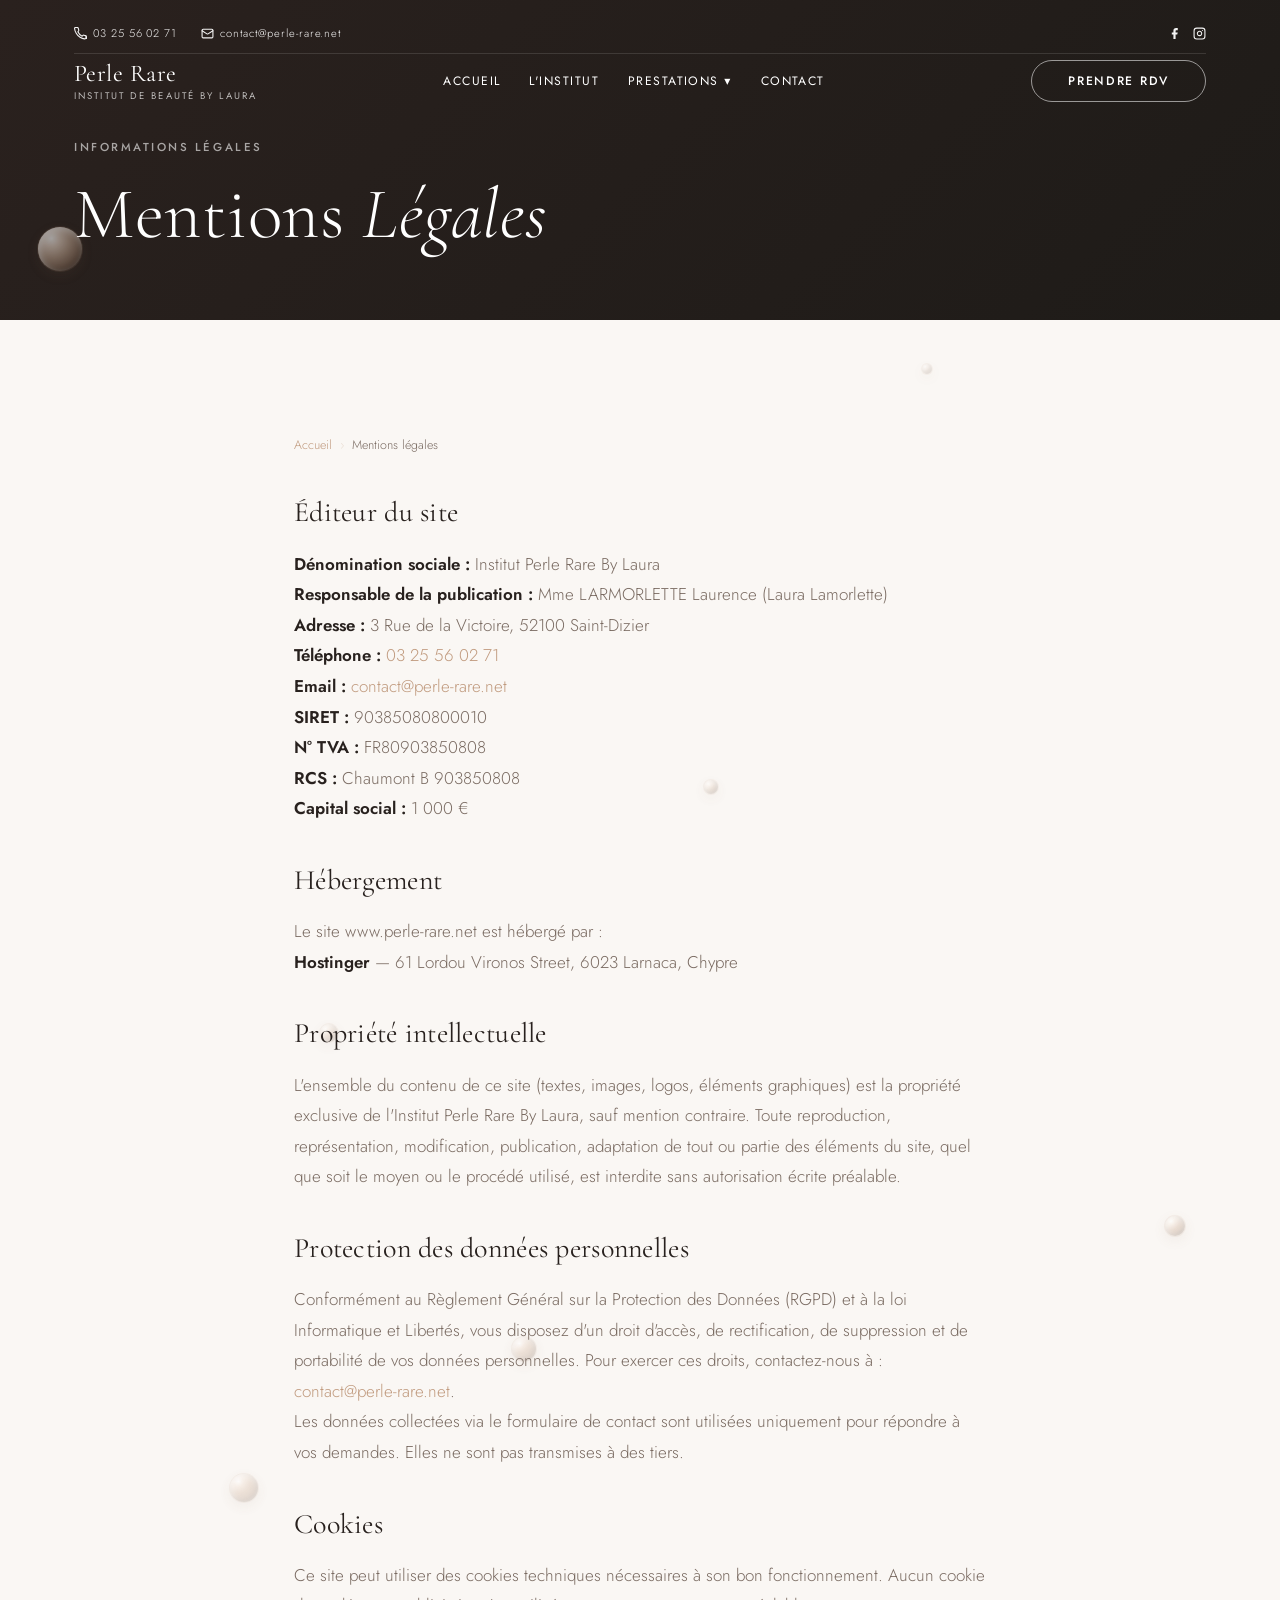
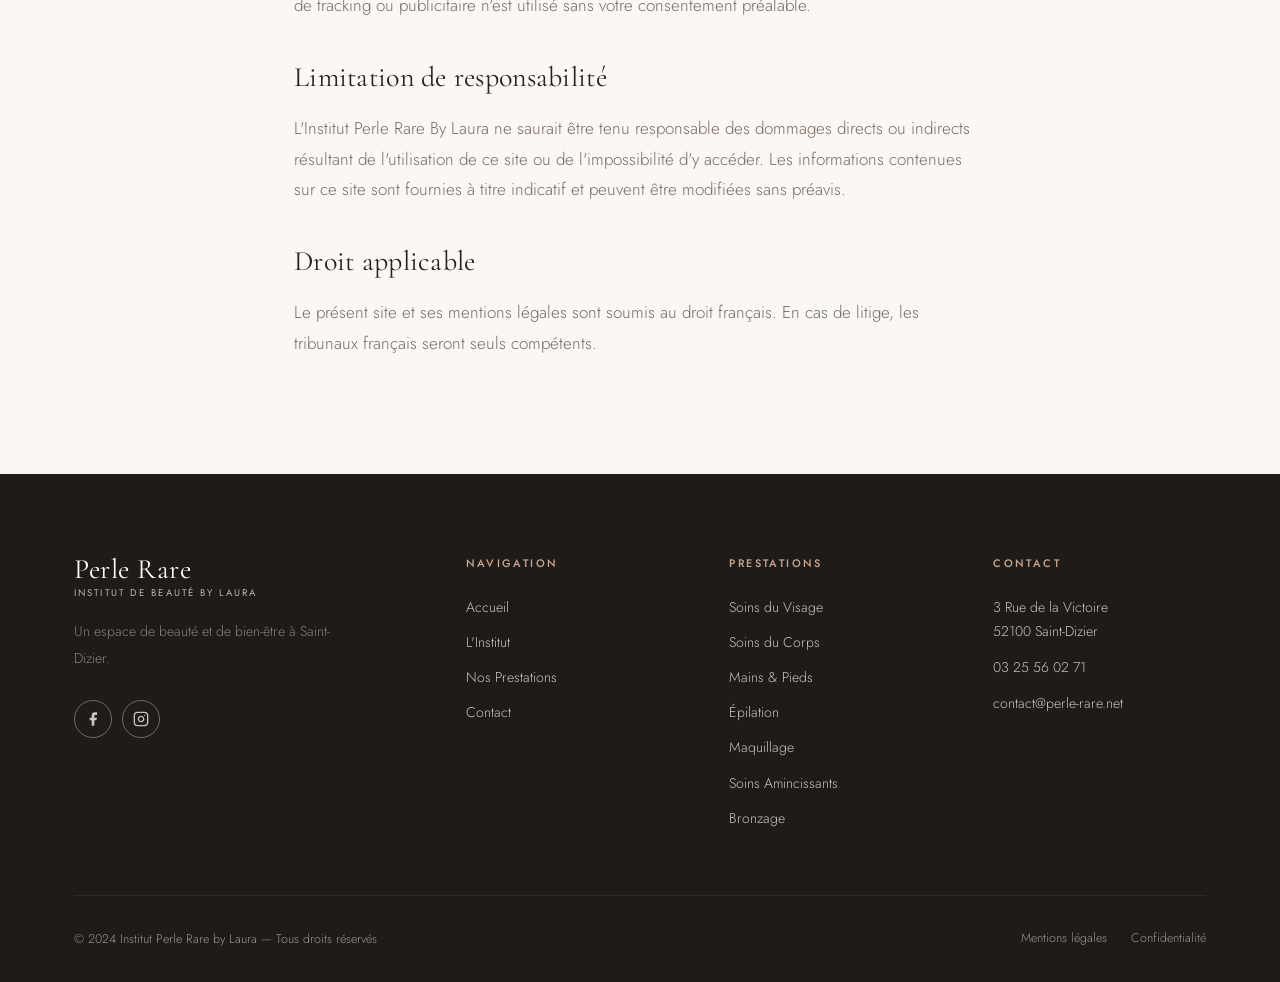
<file: mentions-legales.html>
<!DOCTYPE html>
<html lang="fr">

<head>
  <meta charset="UTF-8">
  <link rel="icon" type="image/svg+xml" href="favicon.svg">
  <meta name="viewport" content="width=device-width, initial-scale=1.0">
  <title>Mentions Légales — Institut Perle Rare By Laura</title>
  <meta name="description" content="Mentions légales du site de l'Institut Perle Rare by Laura à Saint-Dizier.">
  <meta name="robots" content="noindex, follow">
  <link rel="canonical" href="https://www.perle-rare.net/mentions-legales.html">
  <!-- Open Graph -->
  <meta property="og:type" content="website">
  <meta property="og:site_name" content="Institut Perle Rare By Laura">
  <meta property="og:locale" content="fr_FR">
  <meta property="og:title" content="Mentions Légales — Institut Perle Rare By Laura">
  <meta property="og:description" content="Mentions légales de l'Institut Perle Rare by Laura à Saint-Dizier.">
  <meta property="og:url" content="https://www.perle-rare.net/mentions-legales.html">
  <meta property="og:image" content="https://www.perle-rare.net/images/og-image.jpg">
  <!-- Twitter Card -->
  <meta name="twitter:card" content="summary_large_image">
  <meta name="twitter:title" content="Mentions Légales — Institut Perle Rare By Laura">
  <meta name="twitter:description" content="Mentions légales de l'Institut Perle Rare by Laura à Saint-Dizier.">
  <!-- Performance : preload fonts critiques -->
  <link rel="preload" as="font" type="font/woff2" href="fonts/jost-latin.woff2" crossorigin>
  <link rel="preload" as="font" type="font/woff2" href="fonts/cg-italic-latin.woff2" crossorigin>
  <!-- Preconnect CDN image externe -->
  <link rel="preconnect" href="https://images.unsplash.com">
  <link rel="stylesheet" href="css/fonts.css">
  <link rel="stylesheet" href="css/style.css">
</head>

<body>

  <header class="header" id="header">
    <div class="container">
      <div class="header__topbar">
        <div class="header__topbar-contacts">
          <a href="tel:0325560271" class="header__topbar-link">
            <svg width="13" height="13" viewBox="0 0 24 24" fill="none" stroke="currentColor" stroke-width="2"
              stroke-linecap="round" stroke-linejoin="round">
              <path
                d="M22 16.92v3a2 2 0 0 1-2.18 2 19.79 19.79 0 0 1-8.63-3.07A19.5 19.5 0 0 1 4.07 11.5a19.79 19.79 0 0 1-3.07-8.67A2 2 0 0 1 3 .84h3a2 2 0 0 1 2 1.72c.127.96.361 1.903.7 2.81a2 2 0 0 1-.45 2.11L7.09 8.91a16 16 0 0 0 8 8l1.27-1.27a2 2 0 0 1 2.11-.45c.907.339 1.85.573 2.81.7A2 2 0 0 1 23 18v3" />
            </svg>
            03 25 56 02 71
          </a>
          <a href="mailto:contact@perle-rare.net" class="header__topbar-link">
            <svg width="13" height="13" viewBox="0 0 24 24" fill="none" stroke="currentColor" stroke-width="2"
              stroke-linecap="round" stroke-linejoin="round">
              <rect width="20" height="16" x="2" y="4" rx="2" />
              <path d="m22 7-8.97 5.7a1.94 1.94 0 0 1-2.06 0L2 7" />
            </svg>
            contact@perle-rare.net
          </a>
        </div>
        <div class="header__topbar-social">
          <a href="https://www.facebook.com/p/Institut-Perle-Rare-by-Laura-100063500410691/?locale=fr_FR"
            target="_blank" rel="noopener" aria-label="Facebook" class="header__topbar-social-link">
            <svg width="13" height="13" viewBox="0 0 24 24" fill="currentColor">
              <path d="M18 2h-3a5 5 0 0 0-5 5v3H7v4h3v8h4v-8h3l1-4h-4V7a1 1 0 0 1 1-1h3z" />
            </svg>
          </a>
          <a href="https://www.instagram.com/institut_perlerare/" target="_blank" rel="noopener" aria-label="Instagram"
            class="header__topbar-social-link">
            <svg width="13" height="13" viewBox="0 0 24 24" fill="none" stroke="currentColor" stroke-width="2"
              stroke-linecap="round" stroke-linejoin="round">
              <rect x="2" y="2" width="20" height="20" rx="5" ry="5" />
              <path d="M16 11.37A4 4 0 1 1 12.63 8 4 4 0 0 1 16 11.37z" />
              <line x1="17.5" y1="6.5" x2="17.51" y2="6.5" />
            </svg>
          </a>
        </div>
      </div>
      <div class="header__inner">
        <a href="index.html" class="header__logo">
          <div class="logo-text">Perle Rare<span>Institut de Beauté by Laura</span></div>
        </a>
        <nav class="nav">
          <div class="nav__item"><a href="index.html" class="nav__link">Accueil</a></div>
          <div class="nav__item"><a href="institut.html" class="nav__link">L'Institut</a></div>
          <div class="nav__item">
            <a href="prestations.html" class="nav__link">Prestations ▾</a>
            <div class="nav__dropdown">
              <a href="soins-visage.html" class="nav__dropdown-link">Soins du Visage</a><a href="soins-corps.html"
                class="nav__dropdown-link">Soins du Corps</a>
              <a href="soins-amincissants.html" class="nav__dropdown-link">Soins Amincissants</a>
              <a href="beaute-mains-pieds.html" class="nav__dropdown-link">Beauté Mains &amp; Pieds</a>
              <a href="epilation.html" class="nav__dropdown-link">Épilation</a>
              <a href="maquillage.html" class="nav__dropdown-link">Maquillage</a>
              <a href="bronzage.html"
                class="nav__dropdown-link">Bronzage</a>
            </div>
          </div>
          <div class="nav__item"><a href="contact.html" class="nav__link">Contact</a></div>
        </nav>
        <a href="contact.html#rdv" class="btn btn--outline nav__cta">Prendre RDV</a>
        <button class="hamburger" id="hamburger" aria-label="Menu"><span class="hamburger__line"></span><span
            class="hamburger__line"></span><span class="hamburger__line"></span></button>
      </div>
    </div>
  </header>

  <div class="mobile-menu" id="mobileMenu">
  <div class="mobile-menu__top">
    <a href="index.html" class="logo-text mobile-menu__logo" style="text-decoration:none">Perle Rare<span>Institut By Laura</span></a>
    <button class="mobile-menu__close" aria-label="Fermer le menu">
      <svg width="20" height="20" viewBox="0 0 24 24" fill="none" stroke="currentColor" stroke-width="1.5" stroke-linecap="round" stroke-linejoin="round"><path d="M18 6 6 18M6 6l12 12"/></svg>
    </button>
  </div>
    <nav>
      <a href="index.html" class="mobile-menu__link">Accueil</a>
      <a href="institut.html" class="mobile-menu__link">L'Institut</a>
      <a href="prestations.html" class="mobile-menu__link mobile-sub-toggle">Prestations</a>
      <div class="mobile-menu__sub" style="display:none">
        <a href="soins-visage.html" class="mobile-menu__sub-link">Soins du Visage</a><a href="soins-corps.html"
          class="mobile-menu__sub-link">Soins du Corps</a>
        <a href="soins-amincissants.html" class="mobile-menu__sub-link">Soins Amincissants</a>
        <a href="beaute-mains-pieds.html" class="mobile-menu__sub-link">Beauté Mains &amp; Pieds</a>
        <a href="epilation.html" class="mobile-menu__sub-link">Épilation</a>
        <a href="maquillage.html" class="mobile-menu__sub-link">Maquillage</a>
        <a href="bronzage.html"
          class="mobile-menu__sub-link">Bronzage</a>
      </div>
      <a href="contact.html" class="mobile-menu__link">Contact</a>
    </nav>
    <div class="mobile-menu__footer">
      <a href="contact.html#rdv" class="btn btn--primary">Prendre Rendez-vous</a>
      <div class="mobile-menu__contacts">
        <a href="tel:0325560271" class="mobile-menu__contact-link">
          <svg width="15" height="15" viewBox="0 0 24 24" fill="none" stroke="currentColor" stroke-width="2"
            stroke-linecap="round" stroke-linejoin="round">
            <path
              d="M22 16.92v3a2 2 0 0 1-2.18 2 19.79 19.79 0 0 1-8.63-3.07A19.5 19.5 0 0 1 4.07 11.5a19.79 19.79 0 0 1-3.07-8.67A2 2 0 0 1 3 .84h3a2 2 0 0 1 2 1.72c.127.96.361 1.903.7 2.81a2 2 0 0 1-.45 2.11L7.09 8.91a16 16 0 0 0 8 8l1.27-1.27a2 2 0 0 1 2.11-.45c.907.339 1.85.573 2.81.7A2 2 0 0 1 23 18v3" />
          </svg>
          03 25 56 02 71
        </a>
        <a href="mailto:contact@perle-rare.net" class="mobile-menu__contact-link">
          <svg width="15" height="15" viewBox="0 0 24 24" fill="none" stroke="currentColor" stroke-width="2"
            stroke-linecap="round" stroke-linejoin="round">
            <rect width="20" height="16" x="2" y="4" rx="2" />
            <path d="m22 7-8.97 5.7a1.94 1.94 0 0 1-2.06 0L2 7" />
          </svg>
          contact@perle-rare.net
        </a>
      </div>
      <div class="mobile-menu__social">
        <a href="https://www.facebook.com/p/Institut-Perle-Rare-by-Laura-100063500410691/?locale=fr_FR" target="_blank"
          rel="noopener" aria-label="Facebook" class="social-link">
          <svg width="16" height="16" viewBox="0 0 24 24" fill="currentColor">
            <path d="M18 2h-3a5 5 0 0 0-5 5v3H7v4h3v8h4v-8h3l1-4h-4V7a1 1 0 0 1 1-1h3z" />
          </svg>
        </a>
        <a href="https://www.instagram.com/institut_perlerare/" target="_blank" rel="noopener" aria-label="Instagram"
          class="social-link">
          <svg width="16" height="16" viewBox="0 0 24 24" fill="none" stroke="currentColor" stroke-width="2"
            stroke-linecap="round" stroke-linejoin="round">
            <rect x="2" y="2" width="20" height="20" rx="5" ry="5" />
            <path d="M16 11.37A4 4 0 1 1 12.63 8 4 4 0 0 1 16 11.37z" />
            <line x1="17.5" y1="6.5" x2="17.51" y2="6.5" />
          </svg>
        </a>
      </div>
    </div>
  </div>

  <section class="page-hero" style="height: clamp(220px, 25vw, 340px);">
    <div class="page-hero__bg" style="background: linear-gradient(135deg, #2A211E 0%, #1E1B18 100%);"></div>
    <div class="container">
      <div class="page-hero__content">
        <span class="eyebrow">Informations légales</span>
        <h1>Mentions <em>Légales</em></h1>
      </div>
    </div>
  </section>

  <section>
    <div class="container container--narrow">
      <nav class="breadcrumb">
        <a href="index.html">Accueil</a><span class="breadcrumb__sep">›</span>
        <span>Mentions légales</span>
      </nav>

      <div style="line-height: 1.9; color: var(--text-muted);">

        <h2 style="font-size: 1.75rem; margin: 2.5rem 0 1.25rem; color: var(--text);">Éditeur du site</h2>
        <p>
          <strong style="color: var(--text);">Dénomination sociale :</strong> Institut Perle Rare By Laura<br>
          <strong style="color: var(--text);">Responsable de la publication :</strong> Mme LARMORLETTE Laurence (Laura
          Lamorlette)<br>
          <strong style="color: var(--text);">Adresse :</strong> 3 Rue de la Victoire, 52100 Saint-Dizier<br>
          <strong style="color: var(--text);">Téléphone :</strong> <a href="tel:0325560271"
            style="color: var(--primary)">03 25 56 02 71</a><br>
          <strong style="color: var(--text);">Email :</strong> <a href="mailto:contact@perle-rare.net"
            style="color: var(--primary)">contact@perle-rare.net</a><br>
          <strong style="color: var(--text);">SIRET :</strong> 90385080800010<br>
          <strong style="color: var(--text);">N° TVA :</strong> FR80903850808<br>
          <strong style="color: var(--text);">RCS :</strong> Chaumont B 903850808<br>
          <strong style="color: var(--text);">Capital social :</strong> 1 000 €
        </p>

        <h2 style="font-size: 1.75rem; margin: 2.5rem 0 1.25rem; color: var(--text);">Hébergement</h2>
        <p>
          Le site www.perle-rare.net est hébergé par :<br>
          <strong style="color: var(--text);">Hostinger</strong> — 61 Lordou Vironos Street, 6023 Larnaca, Chypre
        </p>

        <h2 style="font-size: 1.75rem; margin: 2.5rem 0 1.25rem; color: var(--text);">Propriété intellectuelle</h2>
        <p>
          L'ensemble du contenu de ce site (textes, images, logos, éléments graphiques) est la propriété exclusive de
          l'Institut Perle Rare By Laura, sauf mention contraire. Toute reproduction, représentation, modification,
          publication, adaptation de tout ou partie des éléments du site, quel que soit le moyen ou le procédé utilisé,
          est interdite sans autorisation écrite préalable.
        </p>

        <h2 style="font-size: 1.75rem; margin: 2.5rem 0 1.25rem; color: var(--text);">Protection des données
          personnelles</h2>
        <p>
          Conformément au Règlement Général sur la Protection des Données (RGPD) et à la loi Informatique et Libertés,
          vous disposez d'un droit d'accès, de rectification, de suppression et de portabilité de vos données
          personnelles. Pour exercer ces droits, contactez-nous à : <a href="mailto:contact@perle-rare.net"
            style="color: var(--primary)">contact@perle-rare.net</a>.
        </p>
        <p>
          Les données collectées via le formulaire de contact sont utilisées uniquement pour répondre à vos demandes.
          Elles ne sont pas transmises à des tiers.
        </p>

        <h2 style="font-size: 1.75rem; margin: 2.5rem 0 1.25rem; color: var(--text);">Cookies</h2>
        <p>
          Ce site peut utiliser des cookies techniques nécessaires à son bon fonctionnement. Aucun cookie de tracking ou
          publicitaire n'est utilisé sans votre consentement préalable.
        </p>

        <h2 style="font-size: 1.75rem; margin: 2.5rem 0 1.25rem; color: var(--text);">Limitation de responsabilité</h2>
        <p>
          L'Institut Perle Rare By Laura ne saurait être tenu responsable des dommages directs ou indirects résultant de
          l'utilisation de ce site ou de l'impossibilité d'y accéder. Les informations contenues sur ce site sont
          fournies à titre indicatif et peuvent être modifiées sans préavis.
        </p>

        <h2 style="font-size: 1.75rem; margin: 2.5rem 0 1.25rem; color: var(--text);">Droit applicable</h2>
        <p>
          Le présent site et ses mentions légales sont soumis au droit français. En cas de litige, les tribunaux
          français seront seuls compétents.
        </p>

      </div>
    </div>
  </section>

  <footer class="footer">
    <div class="container">
      <div class="footer__grid">
        <div class="footer__brand">
          <div class="logo-text">Perle Rare<span>Institut de Beauté by Laura</span></div>
          <p>Un espace de beauté et de bien-être à Saint-Dizier.</p>
          <div class="footer__social"><a
              href="https://www.facebook.com/p/Institut-Perle-Rare-by-Laura-100063500410691/?locale=fr_FR"
              class="social-link" aria-label="Facebook" target="_blank" rel="noopener"><svg width="16" height="16"
                viewBox="0 0 24 24" fill="currentColor">
                <path d="M18 2h-3a5 5 0 0 0-5 5v3H7v4h3v8h4v-8h3l1-4h-4V7a1 1 0 0 1 1-1h3z" />
              </svg></a><a href="https://www.instagram.com/institut_perlerare/" class="social-link"
              aria-label="Instagram" target="_blank" rel="noopener"><svg width="16" height="16" viewBox="0 0 24 24"
                fill="none" stroke="currentColor" stroke-width="2" stroke-linecap="round" stroke-linejoin="round">
                <rect x="2" y="2" width="20" height="20" rx="5" ry="5" />
                <path d="M16 11.37A4 4 0 1 1 12.63 8 4 4 0 0 1 16 11.37z" />
                <line x1="17.5" y1="6.5" x2="17.51" y2="6.5" />
              </svg></a></div>
        </div>
        <div><span class="footer__title">Navigation</span>
          <div class="footer__links"><a href="index.html" class="footer__link">Accueil</a><a href="institut.html"
              class="footer__link">L'Institut</a><a href="prestations.html" class="footer__link">Nos Prestations</a><a
              href="contact.html" class="footer__link">Contact</a></div>
        </div>
        <div><span class="footer__title">Prestations</span>
          <div class="footer__links"><a href="soins-visage.html" class="footer__link">Soins du Visage</a><a
              href="soins-corps.html" class="footer__link">Soins du Corps</a><a href="beaute-mains-pieds.html"
              class="footer__link">Mains &amp; Pieds</a><a href="epilation.html" class="footer__link">Épilation</a><a
              href="maquillage.html" class="footer__link">Maquillage</a><a href="soins-amincissants.html"
              class="footer__link">Soins Amincissants</a><a href="bronzage.html" class="footer__link">Bronzage</a></div>
        </div>
        <div><span class="footer__title">Contact</span>
          <p class="footer__contact-item">3 Rue de la Victoire<br>52100 Saint-Dizier</p>
          <p class="footer__contact-item"><a href="tel:0325560271">03 25 56 02 71</a></p>
          <p class="footer__contact-item"><a href="mailto:contact@perle-rare.net">contact@perle-rare.net</a></p>
        </div>
      </div>
      <div class="footer__bottom">
        <p class="footer__copy">© 2024 Institut Perle Rare by Laura — Tous droits réservés</p>
        <div class="footer__legal"><a href="mentions-legales.html">Mentions légales</a><a href="politique-confidentialite.html">Confidentialité</a>
        </div>
      </div>
    </div>
  </footer>

  <script src="js/main.js"></script>
</body>

</html>
</file>
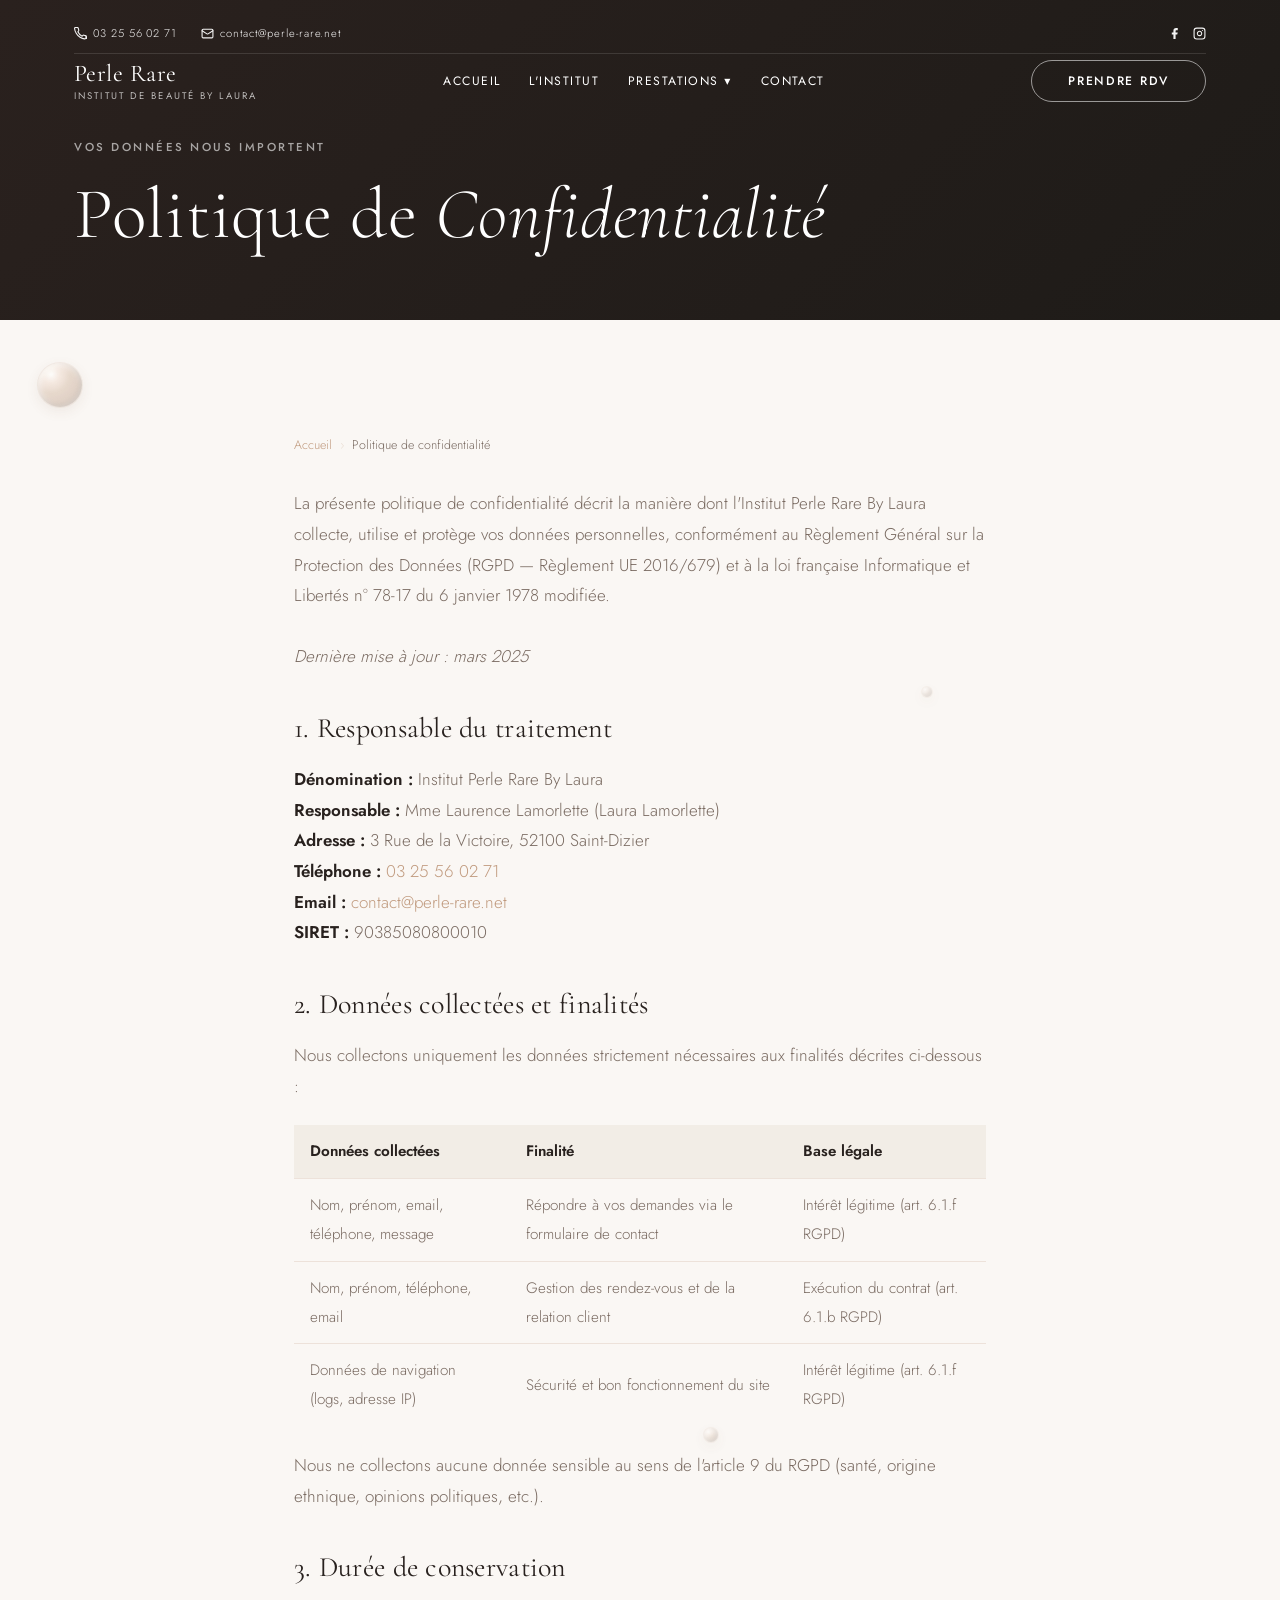
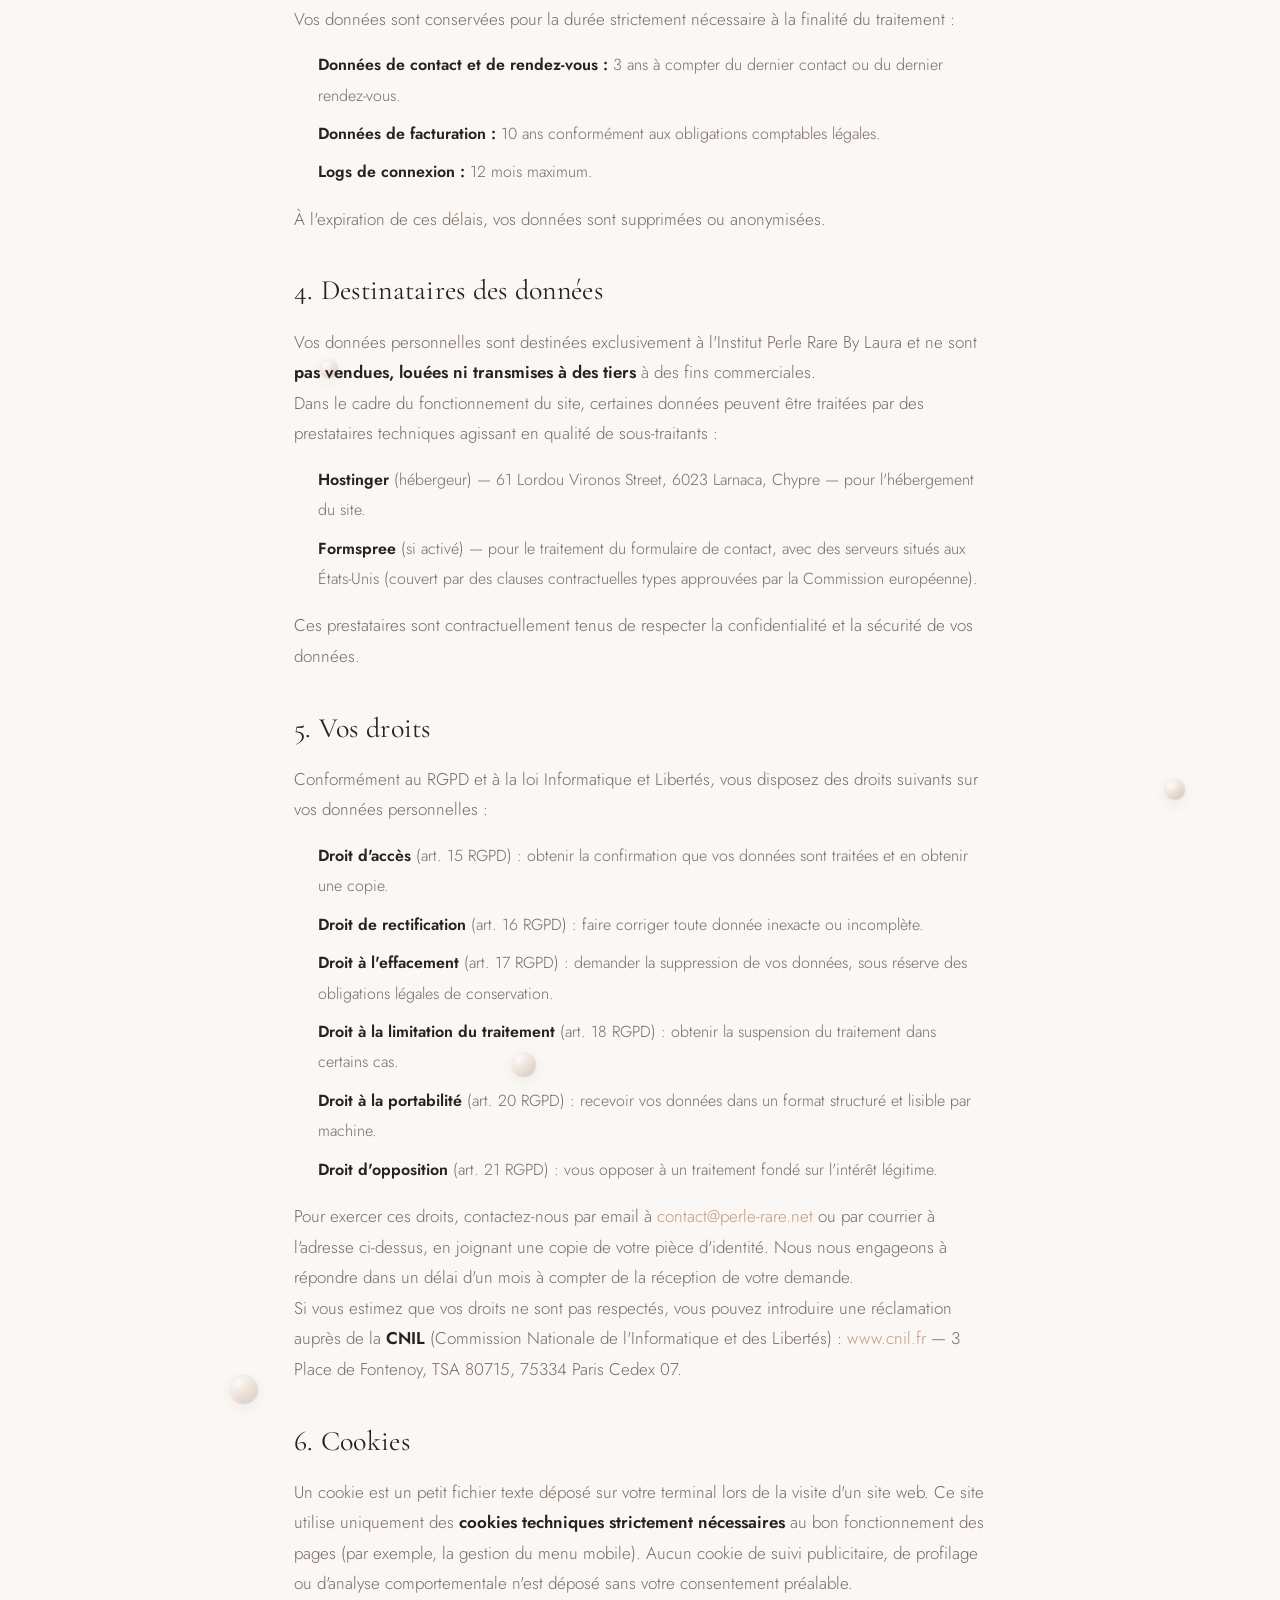
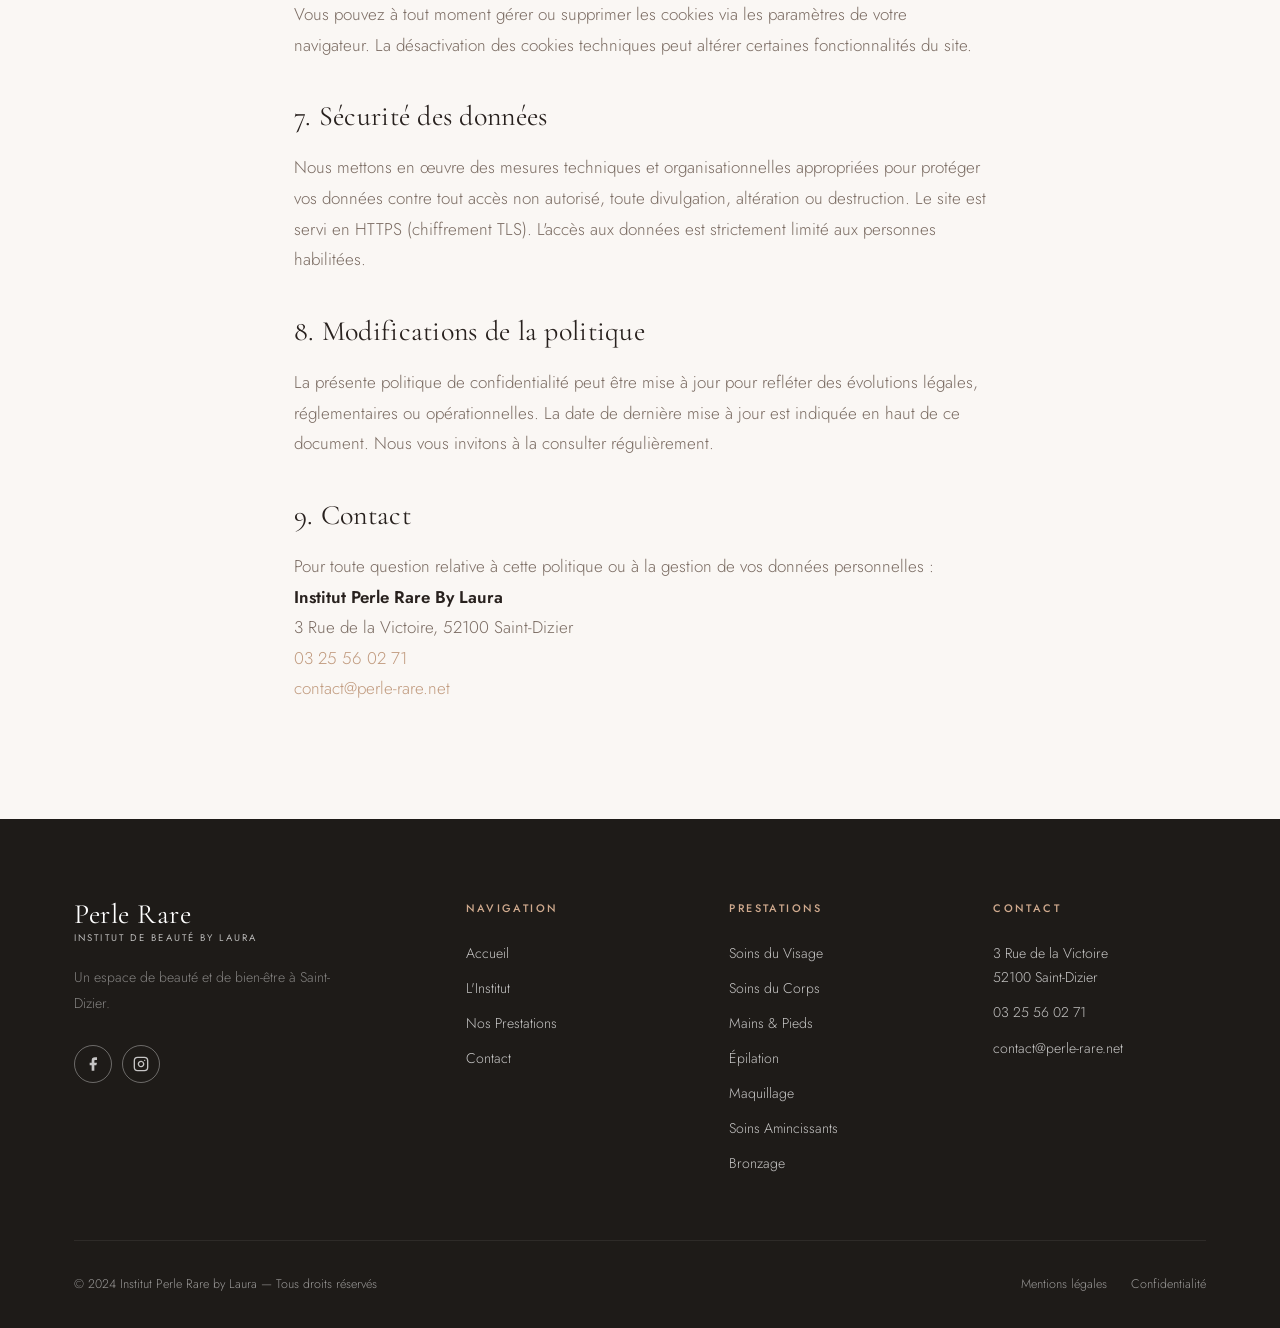
<file: politique-confidentialite.html>
<!DOCTYPE html>
<html lang="fr">

<head>
  <meta charset="UTF-8">
  <link rel="icon" type="image/svg+xml" href="favicon.svg">
  <meta name="viewport" content="width=device-width, initial-scale=1.0">
  <title>Politique de Confidentialité — Institut Perle Rare By Laura</title>
  <meta name="description" content="Politique de confidentialité et protection des données personnelles de l'Institut Perle Rare by Laura à Saint-Dizier.">
  <meta name="robots" content="noindex, follow">
  <link rel="canonical" href="https://www.perle-rare.net/politique-confidentialite.html">
  <!-- Open Graph -->
  <meta property="og:type" content="website">
  <meta property="og:site_name" content="Institut Perle Rare By Laura">
  <meta property="og:locale" content="fr_FR">
  <meta property="og:title" content="Politique de Confidentialité — Institut Perle Rare By Laura">
  <meta property="og:description" content="Politique de confidentialité de l'Institut Perle Rare by Laura à Saint-Dizier.">
  <meta property="og:url" content="https://www.perle-rare.net/politique-confidentialite.html">
  <meta property="og:image" content="https://www.perle-rare.net/images/og-image.jpg">
  <!-- Twitter Card -->
  <meta name="twitter:card" content="summary_large_image">
  <meta name="twitter:title" content="Politique de Confidentialité — Institut Perle Rare By Laura">
  <meta name="twitter:description" content="Politique de confidentialité de l'Institut Perle Rare by Laura à Saint-Dizier.">
  <!-- Performance : preload fonts critiques -->
  <link rel="preload" as="font" type="font/woff2" href="fonts/jost-latin.woff2" crossorigin>
  <link rel="preload" as="font" type="font/woff2" href="fonts/cg-italic-latin.woff2" crossorigin>
  <!-- Preconnect CDN image externe -->
  <link rel="preconnect" href="https://images.unsplash.com">
  <link rel="stylesheet" href="css/fonts.css">
  <link rel="stylesheet" href="css/style.css">
</head>

<body>

  <header class="header" id="header">
    <div class="container">
      <div class="header__topbar">
        <div class="header__topbar-contacts">
          <a href="tel:0325560271" class="header__topbar-link">
            <svg width="13" height="13" viewBox="0 0 24 24" fill="none" stroke="currentColor" stroke-width="2"
              stroke-linecap="round" stroke-linejoin="round">
              <path
                d="M22 16.92v3a2 2 0 0 1-2.18 2 19.79 19.79 0 0 1-8.63-3.07A19.5 19.5 0 0 1 4.07 11.5a19.79 19.79 0 0 1-3.07-8.67A2 2 0 0 1 3 .84h3a2 2 0 0 1 2 1.72c.127.96.361 1.903.7 2.81a2 2 0 0 1-.45 2.11L7.09 8.91a16 16 0 0 0 8 8l1.27-1.27a2 2 0 0 1 2.11-.45c.907.339 1.85.573 2.81.7A2 2 0 0 1 23 18v3" />
            </svg>
            03 25 56 02 71
          </a>
          <a href="mailto:contact@perle-rare.net" class="header__topbar-link">
            <svg width="13" height="13" viewBox="0 0 24 24" fill="none" stroke="currentColor" stroke-width="2"
              stroke-linecap="round" stroke-linejoin="round">
              <rect width="20" height="16" x="2" y="4" rx="2" />
              <path d="m22 7-8.97 5.7a1.94 1.94 0 0 1-2.06 0L2 7" />
            </svg>
            contact@perle-rare.net
          </a>
        </div>
        <div class="header__topbar-social">
          <a href="https://www.facebook.com/p/Institut-Perle-Rare-by-Laura-100063500410691/?locale=fr_FR"
            target="_blank" rel="noopener" aria-label="Facebook" class="header__topbar-social-link">
            <svg width="13" height="13" viewBox="0 0 24 24" fill="currentColor">
              <path d="M18 2h-3a5 5 0 0 0-5 5v3H7v4h3v8h4v-8h3l1-4h-4V7a1 1 0 0 1 1-1h3z" />
            </svg>
          </a>
          <a href="https://www.instagram.com/institut_perlerare/" target="_blank" rel="noopener" aria-label="Instagram"
            class="header__topbar-social-link">
            <svg width="13" height="13" viewBox="0 0 24 24" fill="none" stroke="currentColor" stroke-width="2"
              stroke-linecap="round" stroke-linejoin="round">
              <rect x="2" y="2" width="20" height="20" rx="5" ry="5" />
              <path d="M16 11.37A4 4 0 1 1 12.63 8 4 4 0 0 1 16 11.37z" />
              <line x1="17.5" y1="6.5" x2="17.51" y2="6.5" />
            </svg>
          </a>
        </div>
      </div>
      <div class="header__inner">
        <a href="index.html" class="header__logo">
          <div class="logo-text">Perle Rare<span>Institut de Beauté by Laura</span></div>
        </a>
        <nav class="nav">
          <div class="nav__item"><a href="index.html" class="nav__link">Accueil</a></div>
          <div class="nav__item"><a href="institut.html" class="nav__link">L'Institut</a></div>
          <div class="nav__item">
            <a href="prestations.html" class="nav__link">Prestations ▾</a>
            <div class="nav__dropdown">
              <a href="soins-visage.html" class="nav__dropdown-link">Soins du Visage</a><a href="soins-corps.html"
                class="nav__dropdown-link">Soins du Corps</a>
              <a href="soins-amincissants.html" class="nav__dropdown-link">Soins Amincissants</a>
              <a href="beaute-mains-pieds.html" class="nav__dropdown-link">Beauté Mains &amp; Pieds</a>
              <a href="epilation.html" class="nav__dropdown-link">Épilation</a>
              <a href="maquillage.html" class="nav__dropdown-link">Maquillage</a>
              <a href="bronzage.html"
                class="nav__dropdown-link">Bronzage</a>
            </div>
          </div>
          <div class="nav__item"><a href="contact.html" class="nav__link">Contact</a></div>
        </nav>
        <a href="contact.html#rdv" class="btn btn--outline nav__cta">Prendre RDV</a>
        <button class="hamburger" id="hamburger" aria-label="Menu"><span class="hamburger__line"></span><span
            class="hamburger__line"></span><span class="hamburger__line"></span></button>
      </div>
    </div>
  </header>

  <div class="mobile-menu" id="mobileMenu">
  <div class="mobile-menu__top">
    <a href="index.html" class="logo-text mobile-menu__logo" style="text-decoration:none">Perle Rare<span>Institut By Laura</span></a>
    <button class="mobile-menu__close" aria-label="Fermer le menu">
      <svg width="20" height="20" viewBox="0 0 24 24" fill="none" stroke="currentColor" stroke-width="1.5" stroke-linecap="round" stroke-linejoin="round"><path d="M18 6 6 18M6 6l12 12"/></svg>
    </button>
  </div>
    <nav>
      <a href="index.html" class="mobile-menu__link">Accueil</a>
      <a href="institut.html" class="mobile-menu__link">L'Institut</a>
      <a href="prestations.html" class="mobile-menu__link mobile-sub-toggle">Prestations</a>
      <div class="mobile-menu__sub" style="display:none">
        <a href="soins-visage.html" class="mobile-menu__sub-link">Soins du Visage</a><a href="soins-corps.html"
          class="mobile-menu__sub-link">Soins du Corps</a>
        <a href="soins-amincissants.html" class="mobile-menu__sub-link">Soins Amincissants</a>
        <a href="beaute-mains-pieds.html" class="mobile-menu__sub-link">Beauté Mains &amp; Pieds</a>
        <a href="epilation.html" class="mobile-menu__sub-link">Épilation</a>
        <a href="bronzage.html"
          class="mobile-menu__sub-link">Bronzage</a>
      </div>
      <a href="contact.html" class="mobile-menu__link">Contact</a>
    </nav>
    <div class="mobile-menu__footer">
      <a href="contact.html#rdv" class="btn btn--primary">Prendre Rendez-vous</a>
      <div class="mobile-menu__contacts">
        <a href="tel:0325560271" class="mobile-menu__contact-link">
          <svg width="15" height="15" viewBox="0 0 24 24" fill="none" stroke="currentColor" stroke-width="2"
            stroke-linecap="round" stroke-linejoin="round">
            <path
              d="M22 16.92v3a2 2 0 0 1-2.18 2 19.79 19.79 0 0 1-8.63-3.07A19.5 19.5 0 0 1 4.07 11.5a19.79 19.79 0 0 1-3.07-8.67A2 2 0 0 1 3 .84h3a2 2 0 0 1 2 1.72c.127.96.361 1.903.7 2.81a2 2 0 0 1-.45 2.11L7.09 8.91a16 16 0 0 0 8 8l1.27-1.27a2 2 0 0 1 2.11-.45c.907.339 1.85.573 2.81.7A2 2 0 0 1 23 18v3" />
          </svg>
          03 25 56 02 71
        </a>
        <a href="mailto:contact@perle-rare.net" class="mobile-menu__contact-link">
          <svg width="15" height="15" viewBox="0 0 24 24" fill="none" stroke="currentColor" stroke-width="2"
            stroke-linecap="round" stroke-linejoin="round">
            <rect width="20" height="16" x="2" y="4" rx="2" />
            <path d="m22 7-8.97 5.7a1.94 1.94 0 0 1-2.06 0L2 7" />
          </svg>
          contact@perle-rare.net
        </a>
      </div>
      <div class="mobile-menu__social">
        <a href="https://www.facebook.com/p/Institut-Perle-Rare-by-Laura-100063500410691/?locale=fr_FR" target="_blank"
          rel="noopener" aria-label="Facebook" class="social-link">
          <svg width="16" height="16" viewBox="0 0 24 24" fill="currentColor">
            <path d="M18 2h-3a5 5 0 0 0-5 5v3H7v4h3v8h4v-8h3l1-4h-4V7a1 1 0 0 1 1-1h3z" />
          </svg>
        </a>
        <a href="https://www.instagram.com/institut_perlerare/" target="_blank" rel="noopener" aria-label="Instagram"
          class="social-link">
          <svg width="16" height="16" viewBox="0 0 24 24" fill="none" stroke="currentColor" stroke-width="2"
            stroke-linecap="round" stroke-linejoin="round">
            <rect x="2" y="2" width="20" height="20" rx="5" ry="5" />
            <path d="M16 11.37A4 4 0 1 1 12.63 8 4 4 0 0 1 16 11.37z" />
            <line x1="17.5" y1="6.5" x2="17.51" y2="6.5" />
          </svg>
        </a>
      </div>
    </div>
  </div>

  <section class="page-hero" style="height: clamp(220px, 25vw, 340px);">
    <div class="page-hero__bg" style="background: linear-gradient(135deg, #2A211E 0%, #1E1B18 100%);"></div>
    <div class="container">
      <div class="page-hero__content">
        <span class="eyebrow">Vos données nous importent</span>
        <h1>Politique de <em>Confidentialité</em></h1>
      </div>
    </div>
  </section>

  <section>
    <div class="container container--narrow">
      <nav class="breadcrumb">
        <a href="index.html">Accueil</a><span class="breadcrumb__sep">›</span>
        <span>Politique de confidentialité</span>
      </nav>

      <div style="line-height: 1.9; color: var(--text-muted);">

        <p style="margin-bottom: 2rem;">
          La présente politique de confidentialité décrit la manière dont l'Institut Perle Rare By Laura collecte,
          utilise et protège vos données personnelles, conformément au Règlement Général sur la Protection des Données
          (RGPD — Règlement UE 2016/679) et à la loi française Informatique et Libertés n° 78-17 du 6 janvier 1978
          modifiée. <br><br>
          <em>Dernière mise à jour : mars 2025</em>
        </p>

        <!-- 1 -->
        <h2 style="font-size: 1.75rem; margin: 2.5rem 0 1.25rem; color: var(--text);">1. Responsable du traitement</h2>
        <p>
          <strong style="color: var(--text);">Dénomination :</strong> Institut Perle Rare By Laura<br>
          <strong style="color: var(--text);">Responsable :</strong> Mme Laurence Lamorlette (Laura Lamorlette)<br>
          <strong style="color: var(--text);">Adresse :</strong> 3 Rue de la Victoire, 52100 Saint-Dizier<br>
          <strong style="color: var(--text);">Téléphone :</strong> <a href="tel:0325560271" style="color:var(--primary)">03 25 56 02 71</a><br>
          <strong style="color: var(--text);">Email :</strong> <a href="mailto:contact@perle-rare.net" style="color:var(--primary)">contact@perle-rare.net</a><br>
          <strong style="color: var(--text);">SIRET :</strong> 90385080800010
        </p>

        <!-- 2 -->
        <h2 style="font-size: 1.75rem; margin: 2.5rem 0 1.25rem; color: var(--text);">2. Données collectées et finalités</h2>
        <p>Nous collectons uniquement les données strictement nécessaires aux finalités décrites ci-dessous :</p>
        <table style="width:100%; border-collapse:collapse; margin: 1.5rem 0; font-size: 0.95rem;">
          <thead>
            <tr style="background: var(--bg-alt);">
              <th style="padding: 0.75rem 1rem; text-align:left; color: var(--text); border-bottom: 1px solid var(--border);">Données collectées</th>
              <th style="padding: 0.75rem 1rem; text-align:left; color: var(--text); border-bottom: 1px solid var(--border);">Finalité</th>
              <th style="padding: 0.75rem 1rem; text-align:left; color: var(--text); border-bottom: 1px solid var(--border);">Base légale</th>
            </tr>
          </thead>
          <tbody>
            <tr style="border-bottom: 1px solid var(--border);">
              <td style="padding: 0.75rem 1rem;">Nom, prénom, email, téléphone, message</td>
              <td style="padding: 0.75rem 1rem;">Répondre à vos demandes via le formulaire de contact</td>
              <td style="padding: 0.75rem 1rem;">Intérêt légitime (art. 6.1.f RGPD)</td>
            </tr>
            <tr style="border-bottom: 1px solid var(--border);">
              <td style="padding: 0.75rem 1rem;">Nom, prénom, téléphone, email</td>
              <td style="padding: 0.75rem 1rem;">Gestion des rendez-vous et de la relation client</td>
              <td style="padding: 0.75rem 1rem;">Exécution du contrat (art. 6.1.b RGPD)</td>
            </tr>
            <tr>
              <td style="padding: 0.75rem 1rem;">Données de navigation (logs, adresse IP)</td>
              <td style="padding: 0.75rem 1rem;">Sécurité et bon fonctionnement du site</td>
              <td style="padding: 0.75rem 1rem;">Intérêt légitime (art. 6.1.f RGPD)</td>
            </tr>
          </tbody>
        </table>
        <p>Nous ne collectons aucune donnée sensible au sens de l'article 9 du RGPD (santé, origine ethnique, opinions politiques, etc.).</p>

        <!-- 3 -->
        <h2 style="font-size: 1.75rem; margin: 2.5rem 0 1.25rem; color: var(--text);">3. Durée de conservation</h2>
        <p>
          Vos données sont conservées pour la durée strictement nécessaire à la finalité du traitement :
        </p>
        <ul style="margin: 1rem 0 1rem 1.5rem; display:flex; flex-direction:column; gap:0.5rem;">
          <li><strong style="color: var(--text);">Données de contact et de rendez-vous :</strong> 3 ans à compter du dernier contact ou du dernier rendez-vous.</li>
          <li><strong style="color: var(--text);">Données de facturation :</strong> 10 ans conformément aux obligations comptables légales.</li>
          <li><strong style="color: var(--text);">Logs de connexion :</strong> 12 mois maximum.</li>
        </ul>
        <p>À l'expiration de ces délais, vos données sont supprimées ou anonymisées.</p>

        <!-- 4 -->
        <h2 style="font-size: 1.75rem; margin: 2.5rem 0 1.25rem; color: var(--text);">4. Destinataires des données</h2>
        <p>
          Vos données personnelles sont destinées exclusivement à l'Institut Perle Rare By Laura et ne sont
          <strong style="color: var(--text);">pas vendues, louées ni transmises à des tiers</strong> à des fins
          commerciales.
        </p>
        <p>
          Dans le cadre du fonctionnement du site, certaines données peuvent être traitées par des prestataires
          techniques agissant en qualité de sous-traitants :
        </p>
        <ul style="margin: 1rem 0 1rem 1.5rem; display:flex; flex-direction:column; gap:0.5rem;">
          <li><strong style="color: var(--text);">Hostinger</strong> (hébergeur) — 61 Lordou Vironos Street, 6023 Larnaca, Chypre — pour l'hébergement du site.</li>
          <li><strong style="color: var(--text);">Formspree</strong> (si activé) — pour le traitement du formulaire de contact, avec des serveurs situés aux États-Unis (couvert par des clauses contractuelles types approuvées par la Commission européenne).</li>
        </ul>
        <p>Ces prestataires sont contractuellement tenus de respecter la confidentialité et la sécurité de vos données.</p>

        <!-- 5 -->
        <h2 style="font-size: 1.75rem; margin: 2.5rem 0 1.25rem; color: var(--text);">5. Vos droits</h2>
        <p>Conformément au RGPD et à la loi Informatique et Libertés, vous disposez des droits suivants sur vos données personnelles :</p>
        <ul style="margin: 1rem 0 1rem 1.5rem; display:flex; flex-direction:column; gap:0.5rem;">
          <li><strong style="color: var(--text);">Droit d'accès</strong> (art. 15 RGPD) : obtenir la confirmation que vos données sont traitées et en obtenir une copie.</li>
          <li><strong style="color: var(--text);">Droit de rectification</strong> (art. 16 RGPD) : faire corriger toute donnée inexacte ou incomplète.</li>
          <li><strong style="color: var(--text);">Droit à l'effacement</strong> (art. 17 RGPD) : demander la suppression de vos données, sous réserve des obligations légales de conservation.</li>
          <li><strong style="color: var(--text);">Droit à la limitation du traitement</strong> (art. 18 RGPD) : obtenir la suspension du traitement dans certains cas.</li>
          <li><strong style="color: var(--text);">Droit à la portabilité</strong> (art. 20 RGPD) : recevoir vos données dans un format structuré et lisible par machine.</li>
          <li><strong style="color: var(--text);">Droit d'opposition</strong> (art. 21 RGPD) : vous opposer à un traitement fondé sur l'intérêt légitime.</li>
        </ul>
        <p>
          Pour exercer ces droits, contactez-nous par email à
          <a href="mailto:contact@perle-rare.net" style="color:var(--primary)">contact@perle-rare.net</a>
          ou par courrier à l'adresse ci-dessus, en joignant une copie de votre pièce d'identité.
          Nous nous engageons à répondre dans un délai d'un mois à compter de la réception de votre demande.
        </p>
        <p>
          Si vous estimez que vos droits ne sont pas respectés, vous pouvez introduire une réclamation auprès de la
          <strong style="color: var(--text);">CNIL</strong> (Commission Nationale de l'Informatique et des Libertés) :
          <a href="https://www.cnil.fr" target="_blank" rel="noopener" style="color:var(--primary)">www.cnil.fr</a> —
          3 Place de Fontenoy, TSA 80715, 75334 Paris Cedex 07.
        </p>

        <!-- 6 -->
        <h2 style="font-size: 1.75rem; margin: 2.5rem 0 1.25rem; color: var(--text);">6. Cookies</h2>
        <p>
          Un cookie est un petit fichier texte déposé sur votre terminal lors de la visite d'un site web.
          Ce site utilise uniquement des <strong style="color: var(--text);">cookies techniques strictement nécessaires</strong>
          au bon fonctionnement des pages (par exemple, la gestion du menu mobile).
          Aucun cookie de suivi publicitaire, de profilage ou d'analyse comportementale n'est déposé sans votre
          consentement préalable.
        </p>
        <p>
          Vous pouvez à tout moment gérer ou supprimer les cookies via les paramètres de votre navigateur.
          La désactivation des cookies techniques peut altérer certaines fonctionnalités du site.
        </p>

        <!-- 7 -->
        <h2 style="font-size: 1.75rem; margin: 2.5rem 0 1.25rem; color: var(--text);">7. Sécurité des données</h2>
        <p>
          Nous mettons en œuvre des mesures techniques et organisationnelles appropriées pour protéger vos données
          contre tout accès non autorisé, toute divulgation, altération ou destruction. Le site est servi en HTTPS
          (chiffrement TLS). L'accès aux données est strictement limité aux personnes habilitées.
        </p>

        <!-- 8 -->
        <h2 style="font-size: 1.75rem; margin: 2.5rem 0 1.25rem; color: var(--text);">8. Modifications de la politique</h2>
        <p>
          La présente politique de confidentialité peut être mise à jour pour refléter des évolutions légales,
          réglementaires ou opérationnelles. La date de dernière mise à jour est indiquée en haut de ce document.
          Nous vous invitons à la consulter régulièrement.
        </p>

        <!-- 9 -->
        <h2 style="font-size: 1.75rem; margin: 2.5rem 0 1.25rem; color: var(--text);">9. Contact</h2>
        <p>
          Pour toute question relative à cette politique ou à la gestion de vos données personnelles :
        </p>
        <p>
          <strong style="color: var(--text);">Institut Perle Rare By Laura</strong><br>
          3 Rue de la Victoire, 52100 Saint-Dizier<br>
          <a href="tel:0325560271" style="color:var(--primary)">03 25 56 02 71</a><br>
          <a href="mailto:contact@perle-rare.net" style="color:var(--primary)">contact@perle-rare.net</a>
        </p>

      </div>
    </div>
  </section>

  <footer class="footer">
    <div class="container">
      <div class="footer__grid">
        <div class="footer__brand">
          <div class="logo-text">Perle Rare<span>Institut de Beauté by Laura</span></div>
          <p>Un espace de beauté et de bien-être à Saint-Dizier.</p>
          <div class="footer__social"><a
              href="https://www.facebook.com/p/Institut-Perle-Rare-by-Laura-100063500410691/?locale=fr_FR"
              class="social-link" aria-label="Facebook" target="_blank" rel="noopener"><svg width="16" height="16"
                viewBox="0 0 24 24" fill="currentColor">
                <path d="M18 2h-3a5 5 0 0 0-5 5v3H7v4h3v8h4v-8h3l1-4h-4V7a1 1 0 0 1 1-1h3z" />
              </svg></a><a href="https://www.instagram.com/institut_perlerare/" class="social-link"
              aria-label="Instagram" target="_blank" rel="noopener"><svg width="16" height="16" viewBox="0 0 24 24"
                fill="none" stroke="currentColor" stroke-width="2" stroke-linecap="round" stroke-linejoin="round">
                <rect x="2" y="2" width="20" height="20" rx="5" ry="5" />
                <path d="M16 11.37A4 4 0 1 1 12.63 8 4 4 0 0 1 16 11.37z" />
                <line x1="17.5" y1="6.5" x2="17.51" y2="6.5" />
              </svg></a></div>
        </div>
        <div><span class="footer__title">Navigation</span>
          <div class="footer__links"><a href="index.html" class="footer__link">Accueil</a><a href="institut.html"
              class="footer__link">L'Institut</a><a href="prestations.html" class="footer__link">Nos Prestations</a><a
              href="contact.html" class="footer__link">Contact</a></div>
        </div>
        <div><span class="footer__title">Prestations</span>
          <div class="footer__links"><a href="soins-visage.html" class="footer__link">Soins du Visage</a><a
              href="soins-corps.html" class="footer__link">Soins du Corps</a><a href="beaute-mains-pieds.html"
              class="footer__link">Mains &amp; Pieds</a><a href="epilation.html" class="footer__link">Épilation</a><a
              href="maquillage.html" class="footer__link">Maquillage</a><a href="soins-amincissants.html"
              class="footer__link">Soins Amincissants</a><a href="bronzage.html" class="footer__link">Bronzage</a></div>
        </div>
        <div><span class="footer__title">Contact</span>
          <p class="footer__contact-item">3 Rue de la Victoire<br>52100 Saint-Dizier</p>
          <p class="footer__contact-item"><a href="tel:0325560271">03 25 56 02 71</a></p>
          <p class="footer__contact-item"><a href="mailto:contact@perle-rare.net">contact@perle-rare.net</a></p>
        </div>
      </div>
      <div class="footer__bottom">
        <p class="footer__copy">© 2024 Institut Perle Rare by Laura — Tous droits réservés</p>
        <div class="footer__legal"><a href="mentions-legales.html">Mentions légales</a><a href="politique-confidentialite.html">Confidentialité</a>
        </div>
      </div>
    </div>
  </footer>

  <script src="js/main.js"></script>
</body>

</html>
</file>
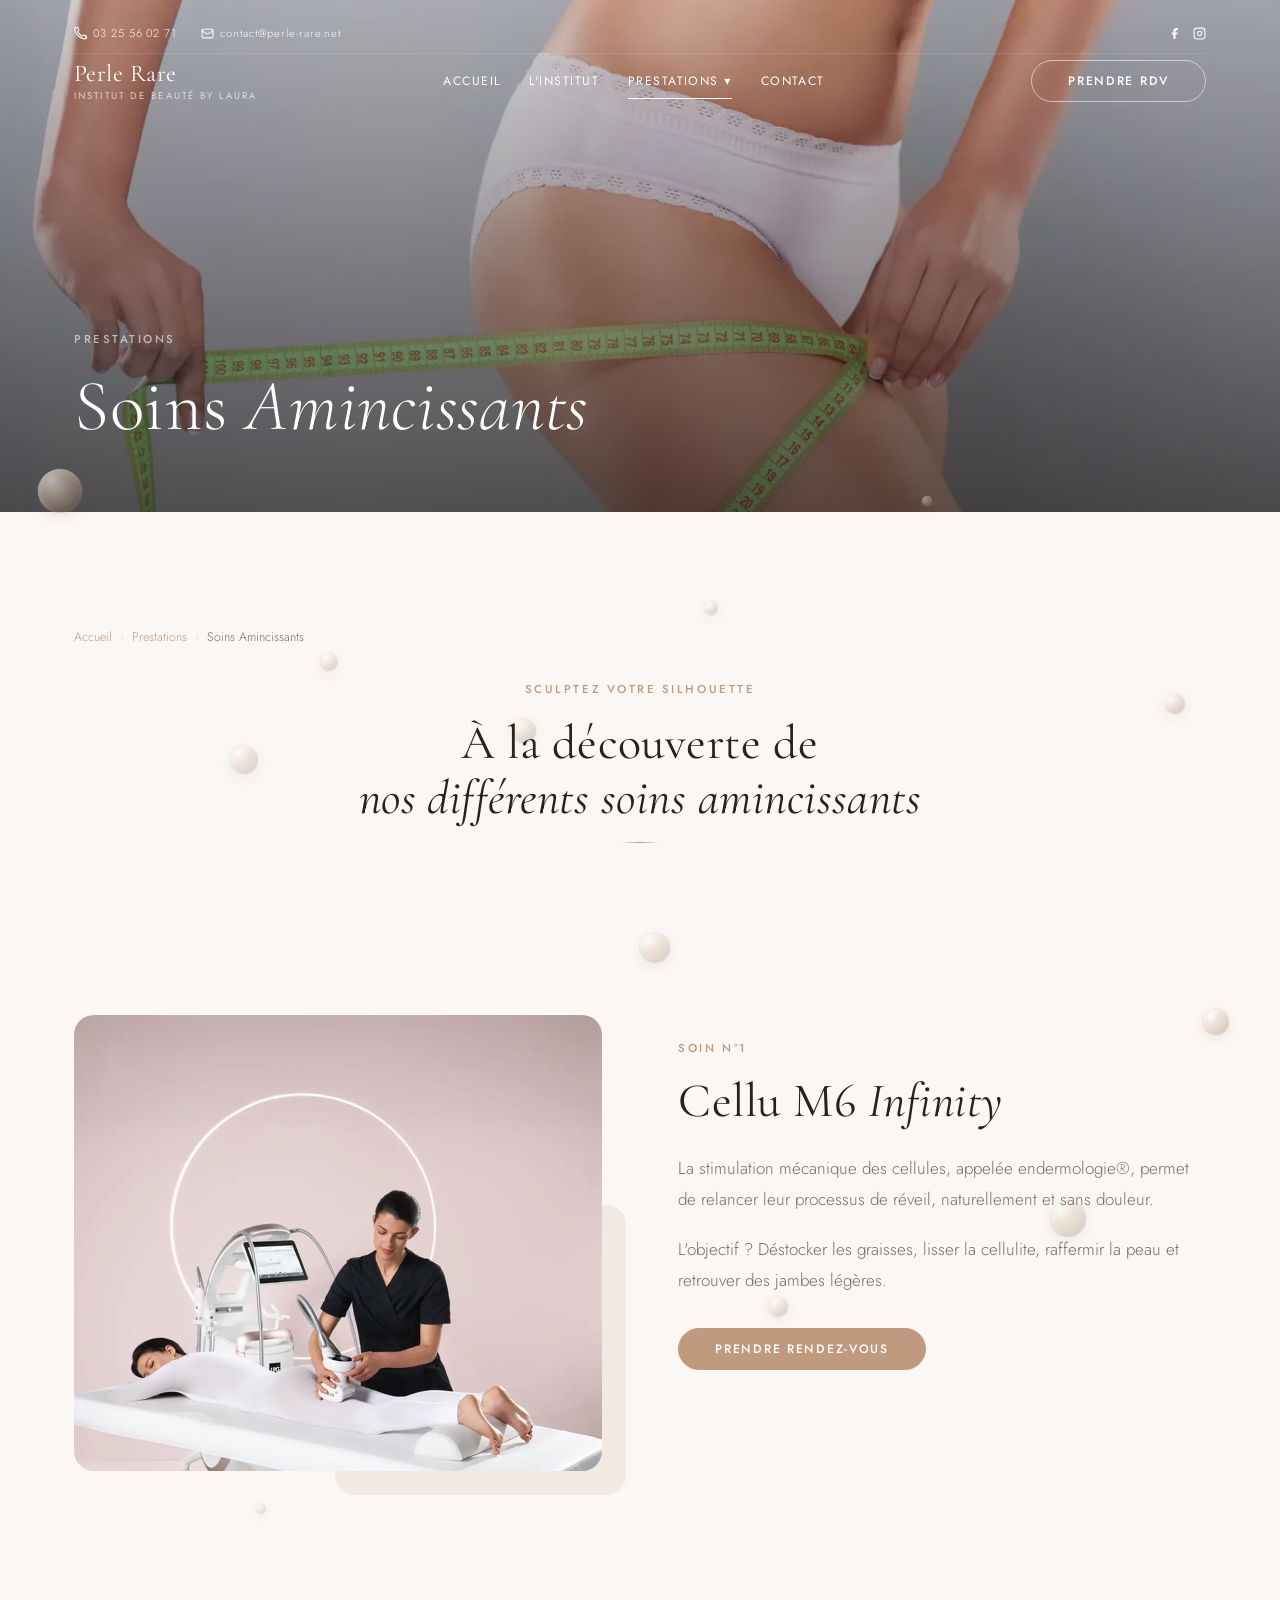
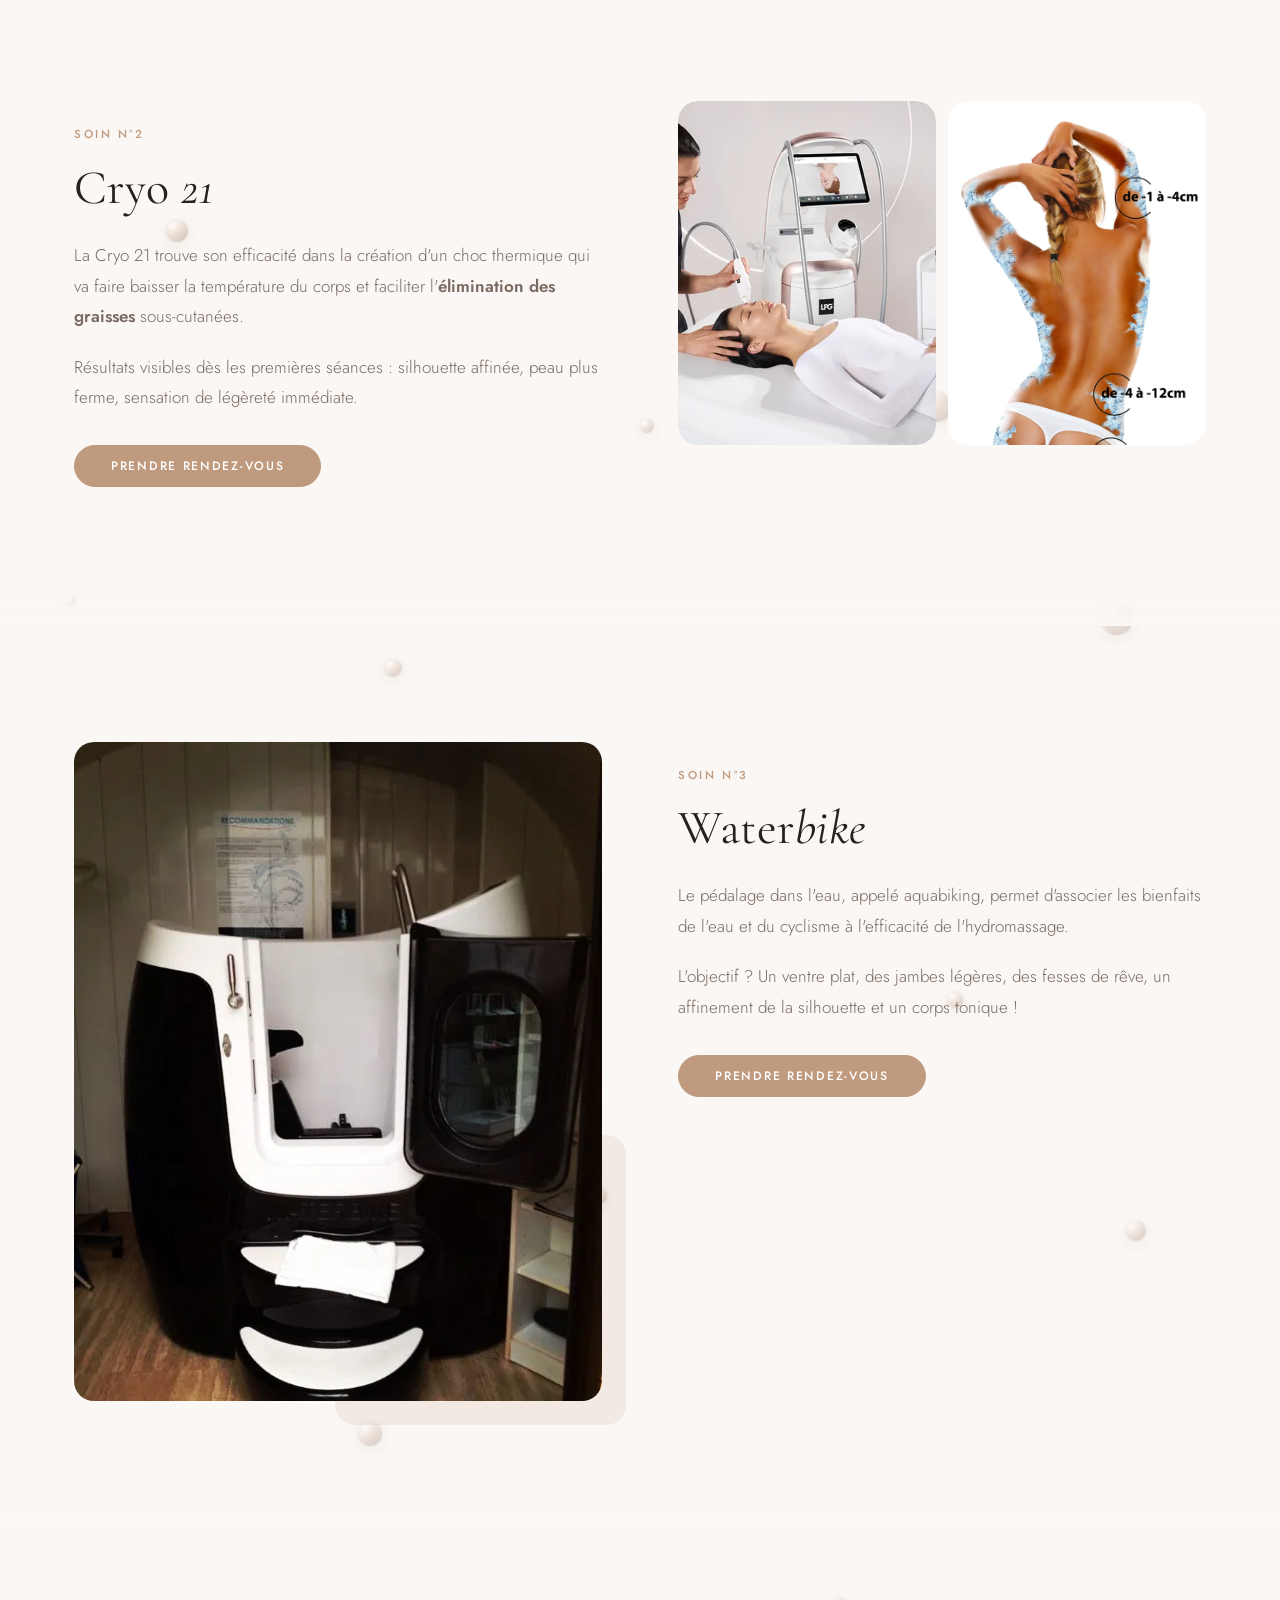
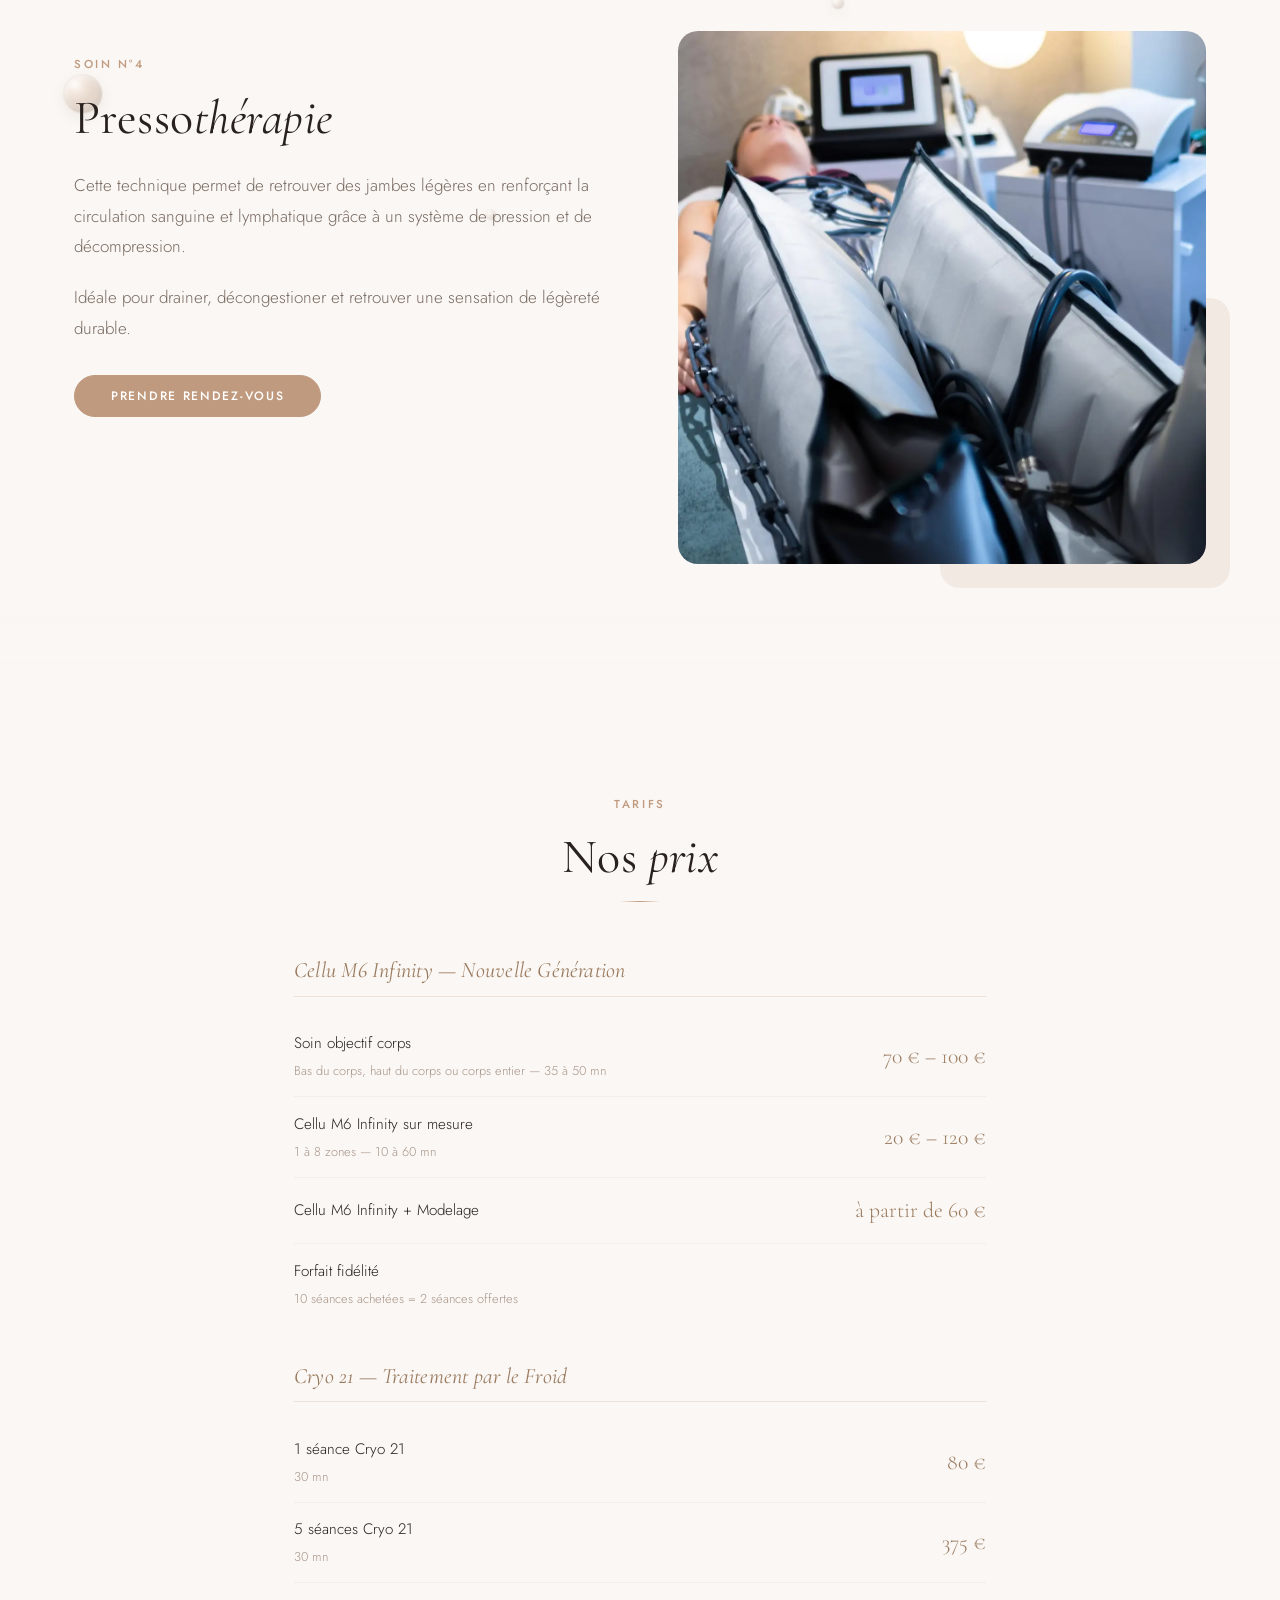
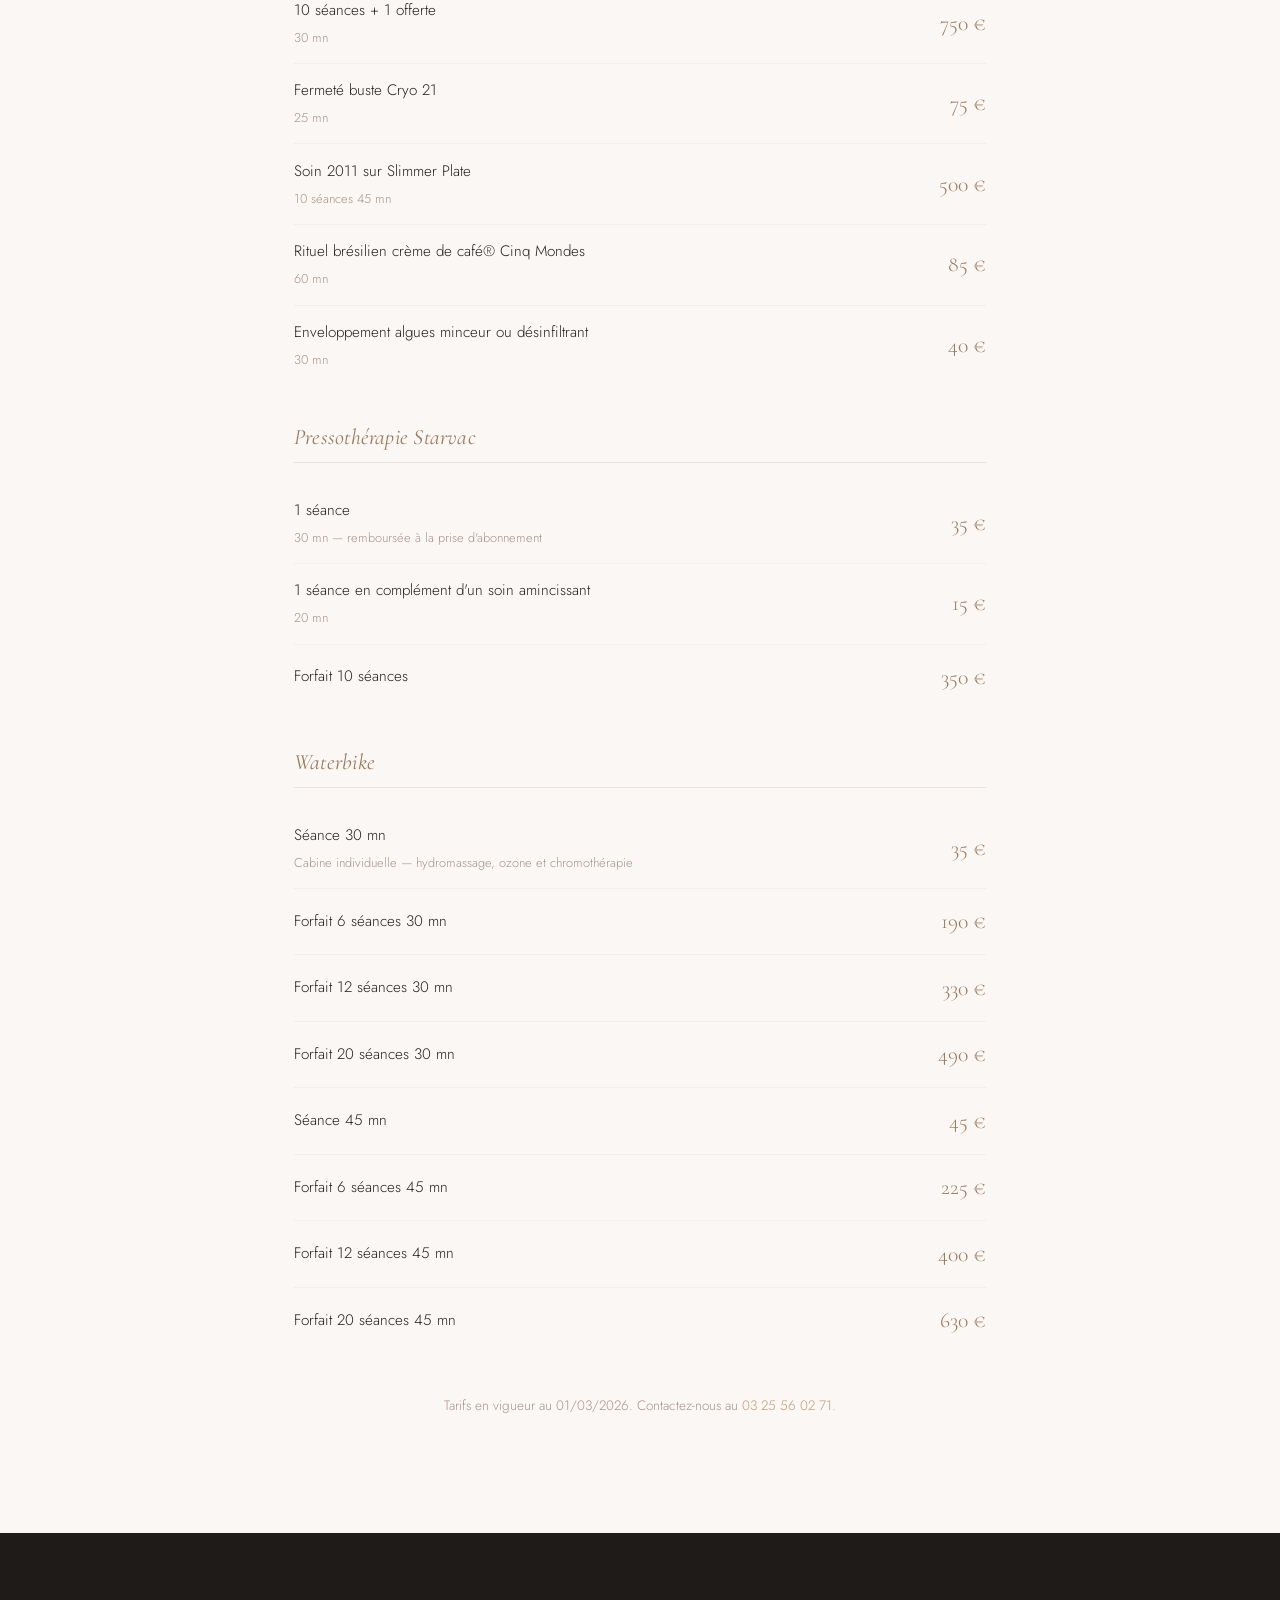
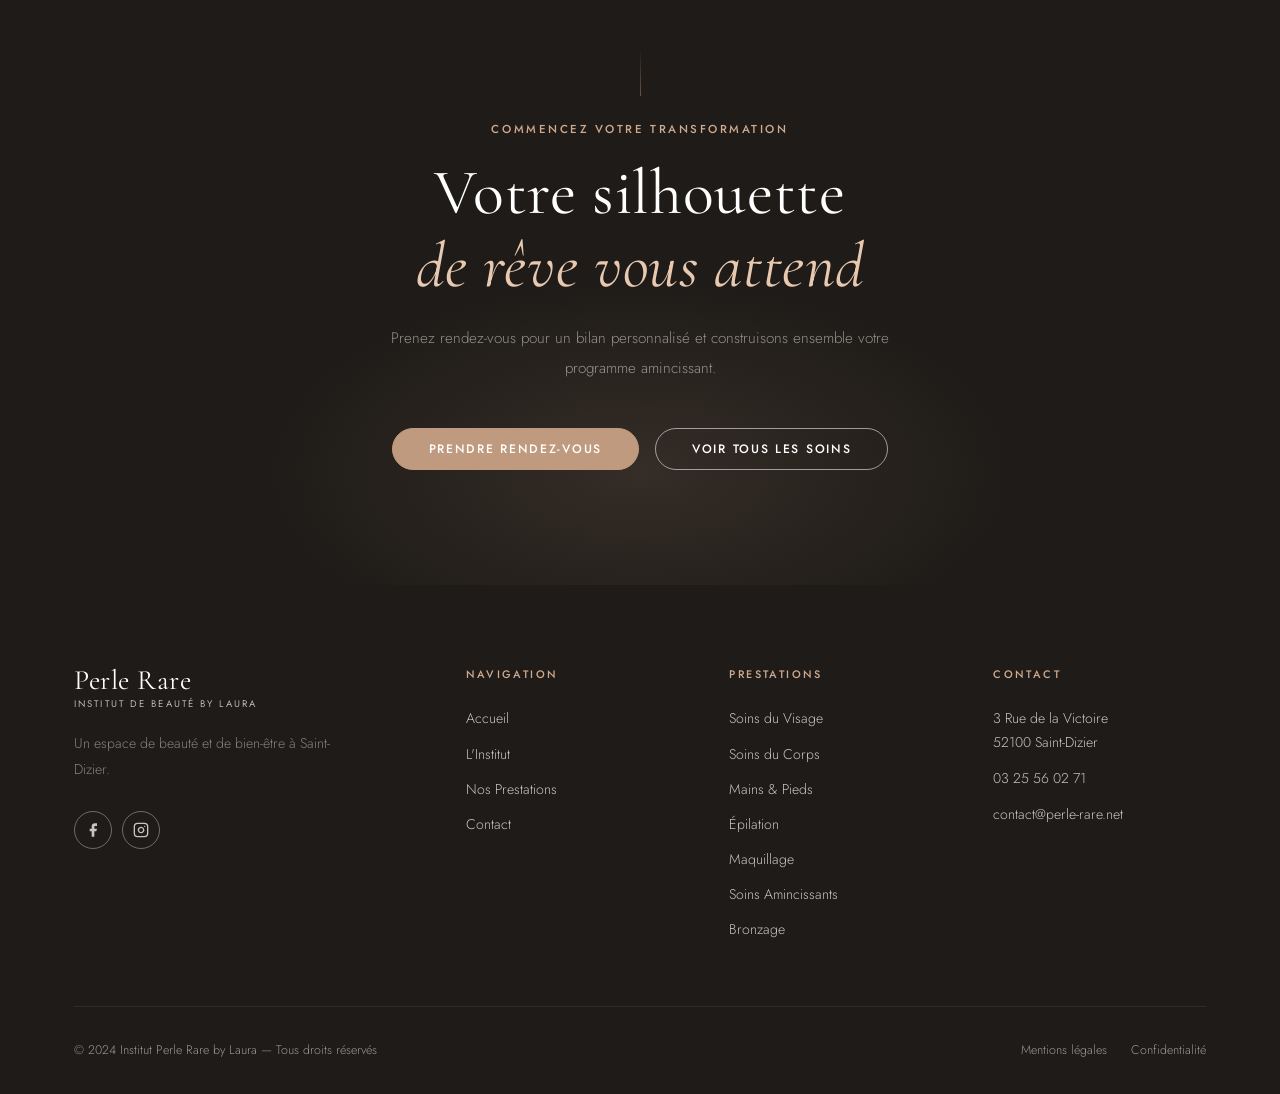
<file: soins-amincissants.html>
<!DOCTYPE html>
<html lang="fr">

<head>
  <meta charset="UTF-8">
  <link rel="icon" type="image/svg+xml" href="favicon.svg">
  <link rel="preload" as="image" fetchpriority="high"
    href="https://images.unsplash.com/photo-1552693673-1bf958298935?w=1200&q=75&auto=format&fit=crop">
  <meta name="viewport" content="width=device-width, initial-scale=1.0">
  <title>Soins Amincissants — Institut Perle Rare By Laura à Saint-Dizier</title>
  <meta name="description"
    content="Soins amincissants, Cryo 21 et LPG endermologie à l'Institut Perle Rare by Laura à Saint-Dizier. Sculptez votre silhouette.">
  <meta name="robots" content="index, follow">
  <link rel="canonical" href="https://www.perle-rare.net/soins-amincissants.html">
  <!-- Open Graph -->
  <meta property="og:type" content="website">
  <meta property="og:site_name" content="Institut Perle Rare By Laura">
  <meta property="og:locale" content="fr_FR">
  <meta property="og:title" content="Soins Amincissants — Institut Perle Rare By Laura">
  <meta property="og:description"
    content="Soins amincissants Cryo 21 et LPG endermologie à l'Institut Perle Rare by Laura à Saint-Dizier. Sculptez votre silhouette.">
  <meta property="og:url" content="https://www.perle-rare.net/soins-amincissants.html">
  <meta property="og:image" content="https://www.perle-rare.net/images/og-image.jpg">
  <!-- Twitter Card -->
  <meta name="twitter:card" content="summary_large_image">
  <meta name="twitter:title" content="Soins Amincissants — Institut Perle Rare By Laura">
  <meta name="twitter:description"
    content="Soins amincissants Cryo 21 et LPG endermologie à l'Institut Perle Rare by Laura à Saint-Dizier. Sculptez votre silhouette.">
  <!-- Performance : preload fonts critiques -->
  <link rel="preload" as="font" type="font/woff2" href="fonts/jost-latin.woff2" crossorigin>
  <link rel="preload" as="font" type="font/woff2" href="fonts/cg-italic-latin.woff2" crossorigin>
  <!-- Preconnect CDN image externe -->
  <link rel="preconnect" href="https://images.unsplash.com">
  <link rel="stylesheet" href="css/fonts.css">
  <link rel="stylesheet" href="css/style.css">
</head>

<body>

  <header class="header" id="header">
    <div class="container">
      <div class="header__topbar">
        <div class="header__topbar-contacts">
          <a href="tel:0325560271" class="header__topbar-link">
            <svg width="13" height="13" viewBox="0 0 24 24" fill="none" stroke="currentColor" stroke-width="2"
              stroke-linecap="round" stroke-linejoin="round">
              <path
                d="M22 16.92v3a2 2 0 0 1-2.18 2 19.79 19.79 0 0 1-8.63-3.07A19.5 19.5 0 0 1 4.07 11.5a19.79 19.79 0 0 1-3.07-8.67A2 2 0 0 1 3 .84h3a2 2 0 0 1 2 1.72c.127.96.361 1.903.7 2.81a2 2 0 0 1-.45 2.11L7.09 8.91a16 16 0 0 0 8 8l1.27-1.27a2 2 0 0 1 2.11-.45c.907.339 1.85.573 2.81.7A2 2 0 0 1 23 18v3" />
            </svg>
            03 25 56 02 71
          </a>
          <a href="mailto:contact@perle-rare.net" class="header__topbar-link">
            <svg width="13" height="13" viewBox="0 0 24 24" fill="none" stroke="currentColor" stroke-width="2"
              stroke-linecap="round" stroke-linejoin="round">
              <rect width="20" height="16" x="2" y="4" rx="2" />
              <path d="m22 7-8.97 5.7a1.94 1.94 0 0 1-2.06 0L2 7" />
            </svg>
            contact@perle-rare.net
          </a>
        </div>
        <div class="header__topbar-social">
          <a href="https://www.facebook.com/p/Institut-Perle-Rare-by-Laura-100063500410691/?locale=fr_FR"
            target="_blank" rel="noopener" aria-label="Facebook" class="header__topbar-social-link">
            <svg width="13" height="13" viewBox="0 0 24 24" fill="currentColor">
              <path d="M18 2h-3a5 5 0 0 0-5 5v3H7v4h3v8h4v-8h3l1-4h-4V7a1 1 0 0 1 1-1h3z" />
            </svg>
          </a>
          <a href="https://www.instagram.com/institut_perlerare/" target="_blank" rel="noopener" aria-label="Instagram"
            class="header__topbar-social-link">
            <svg width="13" height="13" viewBox="0 0 24 24" fill="none" stroke="currentColor" stroke-width="2"
              stroke-linecap="round" stroke-linejoin="round">
              <rect x="2" y="2" width="20" height="20" rx="5" ry="5" />
              <path d="M16 11.37A4 4 0 1 1 12.63 8 4 4 0 0 1 16 11.37z" />
              <line x1="17.5" y1="6.5" x2="17.51" y2="6.5" />
            </svg>
          </a>
        </div>
      </div>
      <div class="header__inner">
        <a href="index.html" class="header__logo">
          <div class="logo-text">Perle Rare<span>Institut de Beauté by Laura</span></div>
        </a>
        <nav class="nav">
          <div class="nav__item"><a href="index.html" class="nav__link">Accueil</a></div>
          <div class="nav__item"><a href="institut.html" class="nav__link">L'Institut</a></div>
          <div class="nav__item">
            <a href="prestations.html" class="nav__link active">Prestations ▾</a>
            <div class="nav__dropdown">
              <a href="soins-visage.html" class="nav__dropdown-link">Soins du Visage</a><a href="soins-corps.html"
                class="nav__dropdown-link">Soins du Corps</a>
              <a href="soins-amincissants.html" class="nav__dropdown-link">Soins Amincissants</a>

              <a href="beaute-mains-pieds.html" class="nav__dropdown-link">Beauté Mains &amp; Pieds</a>
              <a href="epilation.html" class="nav__dropdown-link">Épilation</a>
              <a href="maquillage.html" class="nav__dropdown-link">Maquillage</a>
              <a href="bronzage.html" class="nav__dropdown-link">Bronzage</a>
            </div>
          </div>
          <div class="nav__item"><a href="contact.html" class="nav__link">Contact</a></div>
        </nav>
        <a href="contact.html#rdv" class="btn btn--outline nav__cta">Prendre RDV</a>
        <button class="hamburger" id="hamburger" aria-label="Menu"><span class="hamburger__line"></span><span
            class="hamburger__line"></span><span class="hamburger__line"></span></button>
      </div>
    </div>
  </header>

  <div class="mobile-menu" id="mobileMenu">
    <div class="mobile-menu__top">
      <a href="index.html" class="logo-text mobile-menu__logo" style="text-decoration:none">Perle Rare<span>Institut By
          Laura</span></a>
      <button class="mobile-menu__close" aria-label="Fermer le menu">
        <svg width="20" height="20" viewBox="0 0 24 24" fill="none" stroke="currentColor" stroke-width="1.5"
          stroke-linecap="round" stroke-linejoin="round">
          <path d="M18 6 6 18M6 6l12 12" />
        </svg>
      </button>
    </div>
    <nav>
      <a href="index.html" class="mobile-menu__link">Accueil</a>
      <a href="institut.html" class="mobile-menu__link">L'Institut</a>
      <a href="prestations.html" class="mobile-menu__link mobile-sub-toggle">Prestations</a>
      <div class="mobile-menu__sub" style="display:none">
        <a href="soins-visage.html" class="mobile-menu__sub-link">Soins du Visage</a><a href="soins-corps.html"
          class="mobile-menu__sub-link">Soins du Corps</a>
        <a href="soins-amincissants.html" class="mobile-menu__sub-link">Soins Amincissants</a>
        <a href="beaute-mains-pieds.html" class="mobile-menu__sub-link">Beauté Mains &amp; Pieds</a>
        <a href="epilation.html" class="mobile-menu__sub-link">Épilation</a>
        <a href="maquillage.html" class="mobile-menu__sub-link">Maquillage</a>
        <a href="bronzage.html" class="mobile-menu__sub-link">Bronzage</a>
      </div>
      <a href="contact.html" class="mobile-menu__link">Contact</a>
    </nav>
    <div class="mobile-menu__footer">
      <a href="contact.html#rdv" class="btn btn--primary">Prendre Rendez-vous</a>
      <div class="mobile-menu__contacts">
        <a href="tel:0325560271" class="mobile-menu__contact-link">
          <svg width="15" height="15" viewBox="0 0 24 24" fill="none" stroke="currentColor" stroke-width="2"
            stroke-linecap="round" stroke-linejoin="round">
            <path
              d="M22 16.92v3a2 2 0 0 1-2.18 2 19.79 19.79 0 0 1-8.63-3.07A19.5 19.5 0 0 1 4.07 11.5a19.79 19.79 0 0 1-3.07-8.67A2 2 0 0 1 3 .84h3a2 2 0 0 1 2 1.72c.127.96.361 1.903.7 2.81a2 2 0 0 1-.45 2.11L7.09 8.91a16 16 0 0 0 8 8l1.27-1.27a2 2 0 0 1 2.11-.45c.907.339 1.85.573 2.81.7A2 2 0 0 1 23 18v3" />
          </svg>
          03 25 56 02 71
        </a>
        <a href="mailto:contact@perle-rare.net" class="mobile-menu__contact-link">
          <svg width="15" height="15" viewBox="0 0 24 24" fill="none" stroke="currentColor" stroke-width="2"
            stroke-linecap="round" stroke-linejoin="round">
            <rect width="20" height="16" x="2" y="4" rx="2" />
            <path d="m22 7-8.97 5.7a1.94 1.94 0 0 1-2.06 0L2 7" />
          </svg>
          contact@perle-rare.net
        </a>
      </div>
      <div class="mobile-menu__social">
        <a href="https://www.facebook.com/p/Institut-Perle-Rare-by-Laura-100063500410691/?locale=fr_FR" target="_blank"
          rel="noopener" aria-label="Facebook" class="social-link">
          <svg width="16" height="16" viewBox="0 0 24 24" fill="currentColor">
            <path d="M18 2h-3a5 5 0 0 0-5 5v3H7v4h3v8h4v-8h3l1-4h-4V7a1 1 0 0 1 1-1h3z" />
          </svg>
        </a>
        <a href="https://www.instagram.com/institut_perlerare/" target="_blank" rel="noopener" aria-label="Instagram"
          class="social-link">
          <svg width="16" height="16" viewBox="0 0 24 24" fill="none" stroke="currentColor" stroke-width="2"
            stroke-linecap="round" stroke-linejoin="round">
            <rect x="2" y="2" width="20" height="20" rx="5" ry="5" />
            <path d="M16 11.37A4 4 0 1 1 12.63 8 4 4 0 0 1 16 11.37z" />
            <line x1="17.5" y1="6.5" x2="17.51" y2="6.5" />
          </svg>
        </a>
      </div>
    </div>
  </div>

  <section class="page-hero">
    <div class="page-hero__bg">
      <picture>
        <source srcset="./images/optimisees/soinsAmincissant.webp" type="image/webp">
        <img src="./images/optimisees/soinsAmincissant.jpg" alt="Soins amincissants"
          fetchpriority="high" decoding="sync">
      </picture>
    </div>
    <div class="page-hero__overlay"></div>
    <div class="container">
      <div class="page-hero__content">
        <span class="eyebrow">Prestations</span>
        <h1>Soins <em>Amincissants</em></h1>
      </div>
    </div>
  </section>

  <section style="padding-bottom:0;">
    <div class="container">
      <nav class="breadcrumb">
        <a href="index.html">Accueil</a><span class="breadcrumb__sep">›</span>
        <a href="prestations.html">Prestations</a><span class="breadcrumb__sep">›</span>
        <span>Soins Amincissants</span>
      </nav>
      <div class="section-header" data-reveal>
        <span class="eyebrow">Sculptez votre silhouette</span>
        <h2>À la découverte de<br><em>nos différents soins amincissants</em></h2>
      </div>
    </div>
  </section>

  <!-- M6 Infinity -->
  <section>
    <div class="container">
      <div class="split split--reverse" style="align-items:start;" data-reveal>
        <div class="split__content">
          <span class="eyebrow">Soin n°1</span>
          <h2>Cellu M6 <em>Infinity</em></h2>
          <p>La stimulation mécanique des cellules, appelée endermologie®, permet de relancer leur processus de réveil, naturellement et sans douleur.</p>
          <p>L'objectif ? Déstocker les graisses, lisser la cellulite, raffermir la peau et retrouver des jambes légères.</p>
          <a href="contact.html#rdv" class="btn btn--primary">Prendre Rendez-vous</a>
        </div>
        <div class="split__visual" style="overflow:visible;">
          <picture>
            <source srcset="./images/optimisees/m6.webp" type="image/webp">
            <img src="./images/optimisees/m6.jpg" alt="Cellu M6 Infinity endermologie" class="split__img" style="height:auto;object-fit:unset;">
          </picture>
          <div class="split__accent"></div>
        </div>
      </div>
    </div>
  </section>

  <!-- Cryo 21 -->
  <section class="section--alt">
    <div class="container">
      <div class="split" style="align-items:start;" data-reveal>
        <div class="split__content">
          <span class="eyebrow">Soin n°2</span>
          <h2>Cryo <em>21</em></h2>
          <p>La Cryo 21 trouve son efficacité dans la création d'un choc thermique qui va faire baisser la température du corps et faciliter l'<strong>élimination des graisses</strong> sous-cutanées.</p>
          <p>Résultats visibles dès les premières séances : silhouette affinée, peau plus ferme, sensation de légèreté immédiate.</p>
          <a href="contact.html#rdv" class="btn btn--primary">Prendre Rendez-vous</a>
        </div>
        <div style="display:grid;grid-template-columns:1fr 1fr;gap:0.75rem;align-items:start;">
          <picture style="border-radius:var(--radius-lg);overflow:hidden;display:block;">
            <source srcset="./images/optimisees/cryo21.webp" type="image/webp">
            <img src="./images/optimisees/cryo21.jpg" alt="Cryo 21 appareil" style="width:100%;aspect-ratio:3/4;object-fit:cover;object-position:center;display:block;border-radius:var(--radius-lg);">
          </picture>
          <picture style="border-radius:var(--radius-lg);overflow:hidden;display:block;">
            <source srcset="./images/optimisees/cryo21_2.webp" type="image/webp">
            <img src="./images/optimisees/cryo21_2.jpg" alt="Cryo 21 résultats" style="width:100%;aspect-ratio:3/4;object-fit:cover;object-position:top;display:block;border-radius:var(--radius-lg);">
          </picture>
        </div>
      </div>
    </div>
  </section>

  <!-- Waterbike -->
  <section>
    <div class="container">
      <div class="split split--reverse" style="align-items:start;" data-reveal>
        <div class="split__content">
          <span class="eyebrow">Soin n°3</span>
          <h2>Water<em>bike</em></h2>
          <p>Le pédalage dans l'eau, appelé aquabiking, permet d'associer les bienfaits de l'eau et du cyclisme à l'efficacité de l'hydromassage.</p>
          <p>L'objectif ? Un ventre plat, des jambes légères, des fesses de rêve, un affinement de la silhouette et un corps tonique !</p>
          <a href="contact.html#rdv" class="btn btn--primary">Prendre Rendez-vous</a>
        </div>
        <div class="split__visual" style="overflow:visible;">
          <picture>
            <img src="./images/optimisees/wat.webp" alt="Waterbike aquabiking" class="split__img" style="height:auto;object-fit:unset;">
          </picture>
          <div class="split__accent"></div>
        </div>
      </div>
    </div>
  </section>

  <!-- Pressothérapie -->
  <section class="section--alt">
    <div class="container">
      <div class="split" style="align-items:start;" data-reveal>
        <div class="split__content">
          <span class="eyebrow">Soin n°4</span>
          <h2>Presso<em>thérapie</em></h2>
          <p>Cette technique permet de retrouver des jambes légères en renforçant la circulation sanguine et lymphatique grâce à un système de pression et de décompression.</p>
          <p>Idéale pour drainer, décongestioner et retrouver une sensation de légèreté durable.</p>
          <a href="contact.html#rdv" class="btn btn--primary">Prendre Rendez-vous</a>
        </div>
        <div class="split__visual" style="overflow:visible;">
          <picture>
            <source srcset="./images/optimisees/pressotherapie.webp" type="image/webp">
            <img src="./images/optimisees/pressotherapie.jpg" alt="Pressothérapie jambes légères" class="split__img" style="height:auto;object-fit:unset;">
          </picture>
          <div class="split__accent"></div>
        </div>
      </div>
    </div>
  </section>

  <section>
    <div class="container container--narrow">
      <div class="section-header" data-reveal>
        <span class="eyebrow">Tarifs</span>
        <h2>Nos <em>prix</em></h2>
      </div>
      <div class="tarifs-wrapper" data-reveal>
        <div class="tarif-group">
          <h3 class="tarif-group__title">Cellu M6 Infinity — Nouvelle Génération</h3>
          <div class="tarif-item">
            <div>
              <div class="tarif-name">Soin objectif corps</div>
              <div class="tarif-desc">Bas du corps, haut du corps ou corps entier — 35 à 50 mn</div>
            </div>
            <div class="tarif-price">70 € – 100 €</div>
          </div>
          <div class="tarif-item">
            <div>
              <div class="tarif-name">Cellu M6 Infinity sur mesure</div>
              <div class="tarif-desc">1 à 8 zones — 10 à 60 mn</div>
            </div>
            <div class="tarif-price">20 € – 120 €</div>
          </div>
          <div class="tarif-item">
            <div>
              <div class="tarif-name">Cellu M6 Infinity + Modelage</div>
            </div>
            <div class="tarif-price">à partir de 60 €</div>
          </div>
          <div class="tarif-item">
            <div>
              <div class="tarif-name">Forfait fidélité</div>
              <div class="tarif-desc">10 séances achetées = 2 séances offertes</div>
            </div>
            <div class="tarif-price"></div>
          </div>
        </div>
        <div class="tarif-group">
          <h3 class="tarif-group__title">Cryo 21 — Traitement par le Froid</h3>
          <div class="tarif-item">
            <div>
              <div class="tarif-name">1 séance Cryo 21</div>
              <div class="tarif-desc">30 mn</div>
            </div>
            <div class="tarif-price">80 €</div>
          </div>
          <div class="tarif-item">
            <div>
              <div class="tarif-name">5 séances Cryo 21</div>
              <div class="tarif-desc">30 mn</div>
            </div>
            <div class="tarif-price">375 €</div>
          </div>
          <div class="tarif-item">
            <div>
              <div class="tarif-name">10 séances + 1 offerte</div>
              <div class="tarif-desc">30 mn</div>
            </div>
            <div class="tarif-price">750 €</div>
          </div>
          <div class="tarif-item">
            <div>
              <div class="tarif-name">Fermeté buste Cryo 21</div>
              <div class="tarif-desc">25 mn</div>
            </div>
            <div class="tarif-price">75 €</div>
          </div>
          <div class="tarif-item">
            <div>
              <div class="tarif-name">Soin 2011 sur Slimmer Plate</div>
              <div class="tarif-desc">10 séances 45 mn</div>
            </div>
            <div class="tarif-price">500 €</div>
          </div>
          <div class="tarif-item">
            <div>
              <div class="tarif-name">Rituel brésilien crème de café® Cinq Mondes</div>
              <div class="tarif-desc">60 mn</div>
            </div>
            <div class="tarif-price">85 €</div>
          </div>
          <div class="tarif-item">
            <div>
              <div class="tarif-name">Enveloppement algues minceur ou désinfiltrant</div>
              <div class="tarif-desc">30 mn</div>
            </div>
            <div class="tarif-price">40 €</div>
          </div>
        </div>
        <div class="tarif-group">
          <h3 class="tarif-group__title">Pressothérapie Starvac</h3>
          <div class="tarif-item">
            <div>
              <div class="tarif-name">1 séance</div>
              <div class="tarif-desc">30 mn — remboursée à la prise d'abonnement</div>
            </div>
            <div class="tarif-price">35 €</div>
          </div>
          <div class="tarif-item">
            <div>
              <div class="tarif-name">1 séance en complément d'un soin amincissant</div>
              <div class="tarif-desc">20 mn</div>
            </div>
            <div class="tarif-price">15 €</div>
          </div>
          <div class="tarif-item">
            <div>
              <div class="tarif-name">Forfait 10 séances</div>
            </div>
            <div class="tarif-price">350 €</div>
          </div>
        </div>
        <div class="tarif-group">
          <h3 class="tarif-group__title">Waterbike</h3>
          <div class="tarif-item">
            <div>
              <div class="tarif-name">Séance 30 mn</div>
              <div class="tarif-desc">Cabine individuelle — hydromassage, ozone et chromothérapie</div>
            </div>
            <div class="tarif-price">35 €</div>
          </div>
          <div class="tarif-item">
            <div>
              <div class="tarif-name">Forfait 6 séances 30 mn</div>
            </div>
            <div class="tarif-price">190 €</div>
          </div>
          <div class="tarif-item">
            <div>
              <div class="tarif-name">Forfait 12 séances 30 mn</div>
            </div>
            <div class="tarif-price">330 €</div>
          </div>
          <div class="tarif-item">
            <div>
              <div class="tarif-name">Forfait 20 séances 30 mn</div>
            </div>
            <div class="tarif-price">490 €</div>
          </div>
          <div class="tarif-item">
            <div>
              <div class="tarif-name">Séance 45 mn</div>
            </div>
            <div class="tarif-price">45 €</div>
          </div>
          <div class="tarif-item">
            <div>
              <div class="tarif-name">Forfait 6 séances 45 mn</div>
            </div>
            <div class="tarif-price">225 €</div>
          </div>
          <div class="tarif-item">
            <div>
              <div class="tarif-name">Forfait 12 séances 45 mn</div>
            </div>
            <div class="tarif-price">400 €</div>
          </div>
          <div class="tarif-item">
            <div>
              <div class="tarif-name">Forfait 20 séances 45 mn</div>
            </div>
            <div class="tarif-price">630 €</div>
          </div>
        </div>
      </div>
      <p style="text-align:center; font-size:0.85rem; color:var(--text-light); margin-top:1.5rem;" data-reveal>
        Tarifs en vigueur au 01/03/2026. Contactez-nous au <a href="tel:0325560271" style="color:var(--primary)">03 25
          56 02 71</a>.
      </p>
    </div>
  </section>

  <section class="cta-section">
    <div class="container">
      <div data-reveal>
        <span class="eyebrow" style="color:var(--primary-light)">Commencez votre transformation</span>
        <h2>Votre silhouette<br><em style="color:#E8C9B0">de rêve vous attend</em></h2>
        <p>Prenez rendez-vous pour un bilan personnalisé et construisons ensemble votre programme amincissant.</p>
        <div style="display:flex; gap:1rem; justify-content:center; flex-wrap:wrap">
          <a href="contact.html#rdv" class="btn btn--primary">Prendre Rendez-vous</a>
          <a href="prestations.html" class="btn btn--outline">Voir tous les soins</a>
        </div>
      </div>
    </div>
  </section>

  <footer class="footer">
    <div class="container">
      <div class="footer__grid">
        <div class="footer__brand">
          <div class="logo-text">Perle Rare<span>Institut de Beauté by Laura</span></div>
          <p>Un espace de beauté et de bien-être à Saint-Dizier.</p>
          <div class="footer__social"><a
              href="https://www.facebook.com/p/Institut-Perle-Rare-by-Laura-100063500410691/?locale=fr_FR"
              class="social-link" aria-label="Facebook" target="_blank" rel="noopener"><svg width="16" height="16"
                viewBox="0 0 24 24" fill="currentColor">
                <path d="M18 2h-3a5 5 0 0 0-5 5v3H7v4h3v8h4v-8h3l1-4h-4V7a1 1 0 0 1 1-1h3z" />
              </svg></a><a href="https://www.instagram.com/institut_perlerare/" class="social-link"
              aria-label="Instagram" target="_blank" rel="noopener"><svg width="16" height="16" viewBox="0 0 24 24"
                fill="none" stroke="currentColor" stroke-width="2" stroke-linecap="round" stroke-linejoin="round">
                <rect x="2" y="2" width="20" height="20" rx="5" ry="5" />
                <path d="M16 11.37A4 4 0 1 1 12.63 8 4 4 0 0 1 16 11.37z" />
                <line x1="17.5" y1="6.5" x2="17.51" y2="6.5" />
              </svg></a></div>
        </div>
        <div><span class="footer__title">Navigation</span>
          <div class="footer__links"><a href="index.html" class="footer__link">Accueil</a><a href="institut.html"
              class="footer__link">L'Institut</a><a href="prestations.html" class="footer__link">Nos Prestations</a><a
              href="contact.html" class="footer__link">Contact</a></div>
        </div>
        <div><span class="footer__title">Prestations</span>
          <div class="footer__links"><a href="soins-visage.html" class="footer__link">Soins du Visage</a><a
              href="soins-corps.html" class="footer__link">Soins du Corps</a><a href="beaute-mains-pieds.html"
              class="footer__link">Mains &amp; Pieds</a><a href="epilation.html" class="footer__link">Épilation</a><a
              href="maquillage.html" class="footer__link">Maquillage</a><a href="soins-amincissants.html"
              class="footer__link">Soins Amincissants</a><a href="bronzage.html" class="footer__link">Bronzage</a></div>
        </div>
        <div><span class="footer__title">Contact</span>
          <p class="footer__contact-item">3 Rue de la Victoire<br>52100 Saint-Dizier</p>
          <p class="footer__contact-item"><a href="tel:0325560271">03 25 56 02 71</a></p>
          <p class="footer__contact-item"><a href="mailto:contact@perle-rare.net">contact@perle-rare.net</a></p>
        </div>
      </div>
      <div class="footer__bottom">
        <p class="footer__copy">© 2024 Institut Perle Rare by Laura — Tous droits réservés</p>
        <div class="footer__legal"><a href="mentions-legales.html">Mentions légales</a><a
            href="politique-confidentialite.html">Confidentialité</a></div>
      </div>
    </div>
  </footer>

  <script src="js/main.js"></script>
</body>

</html>
</file>
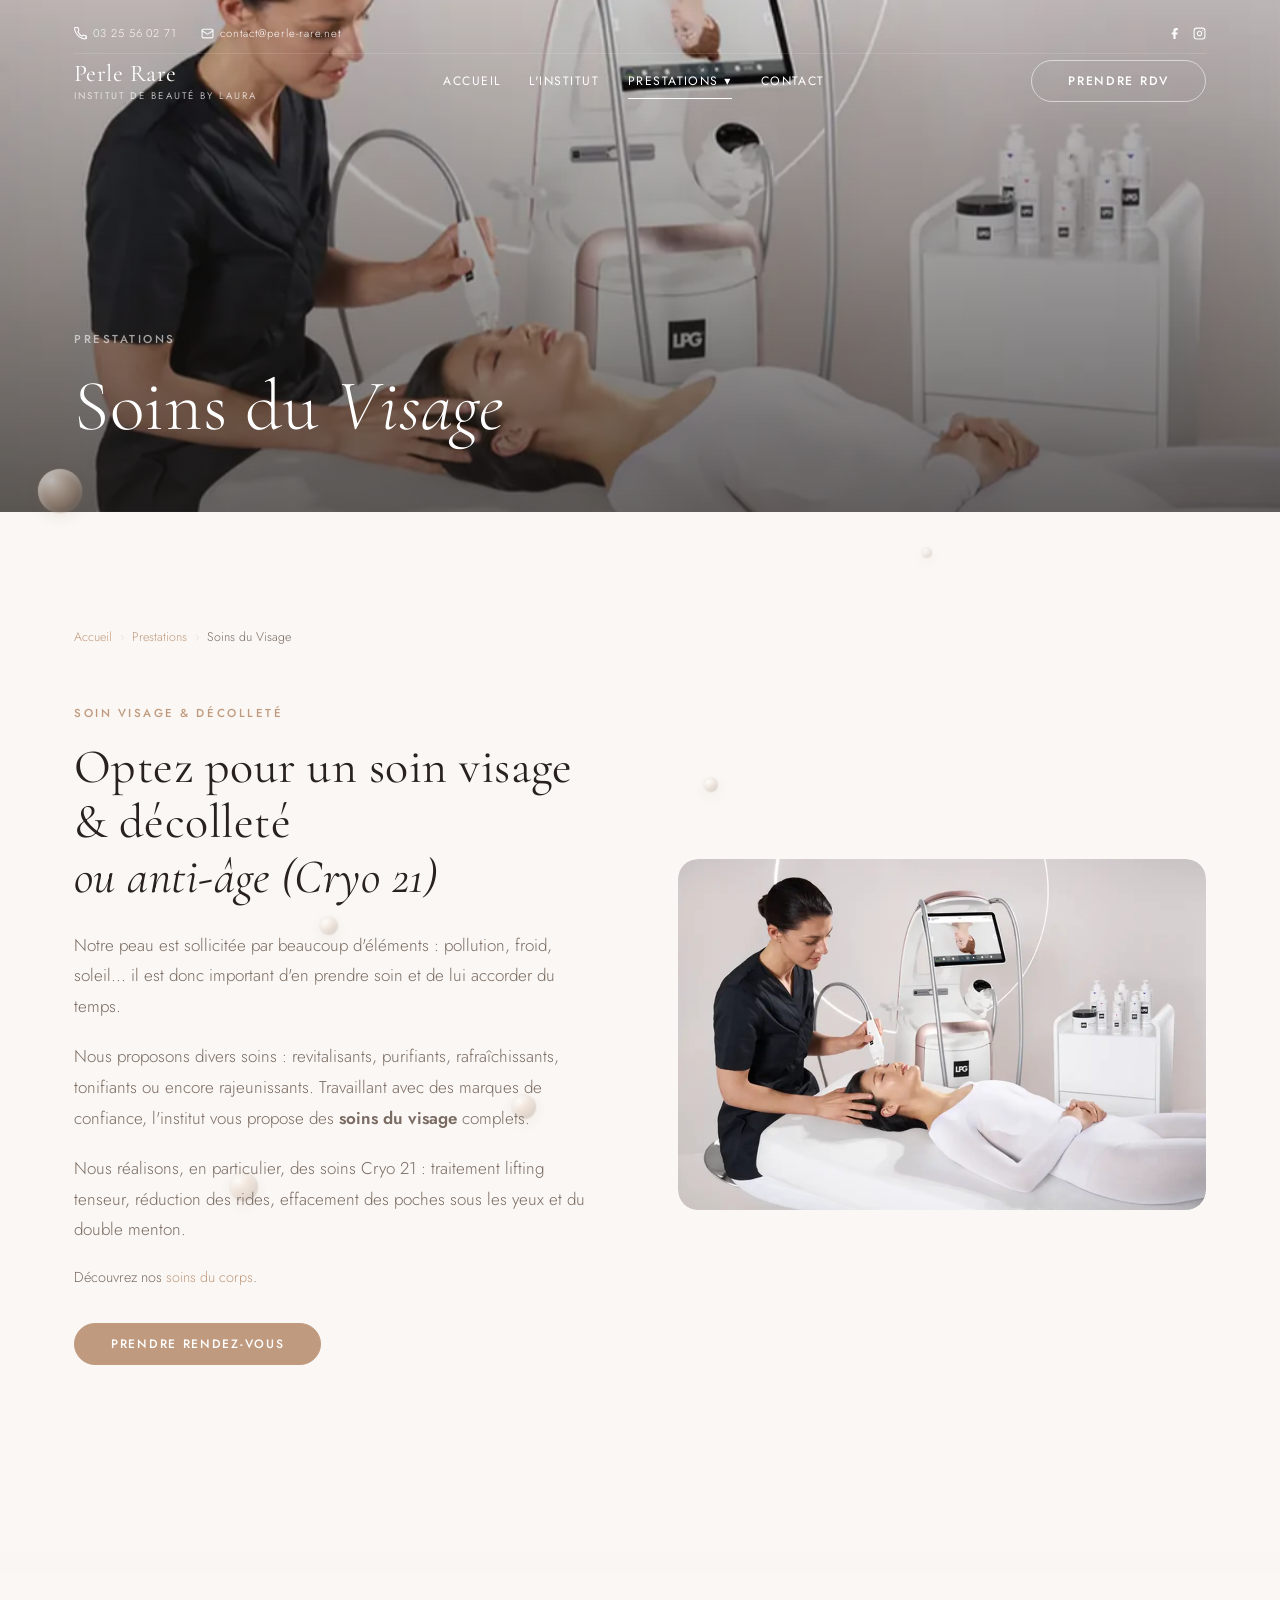
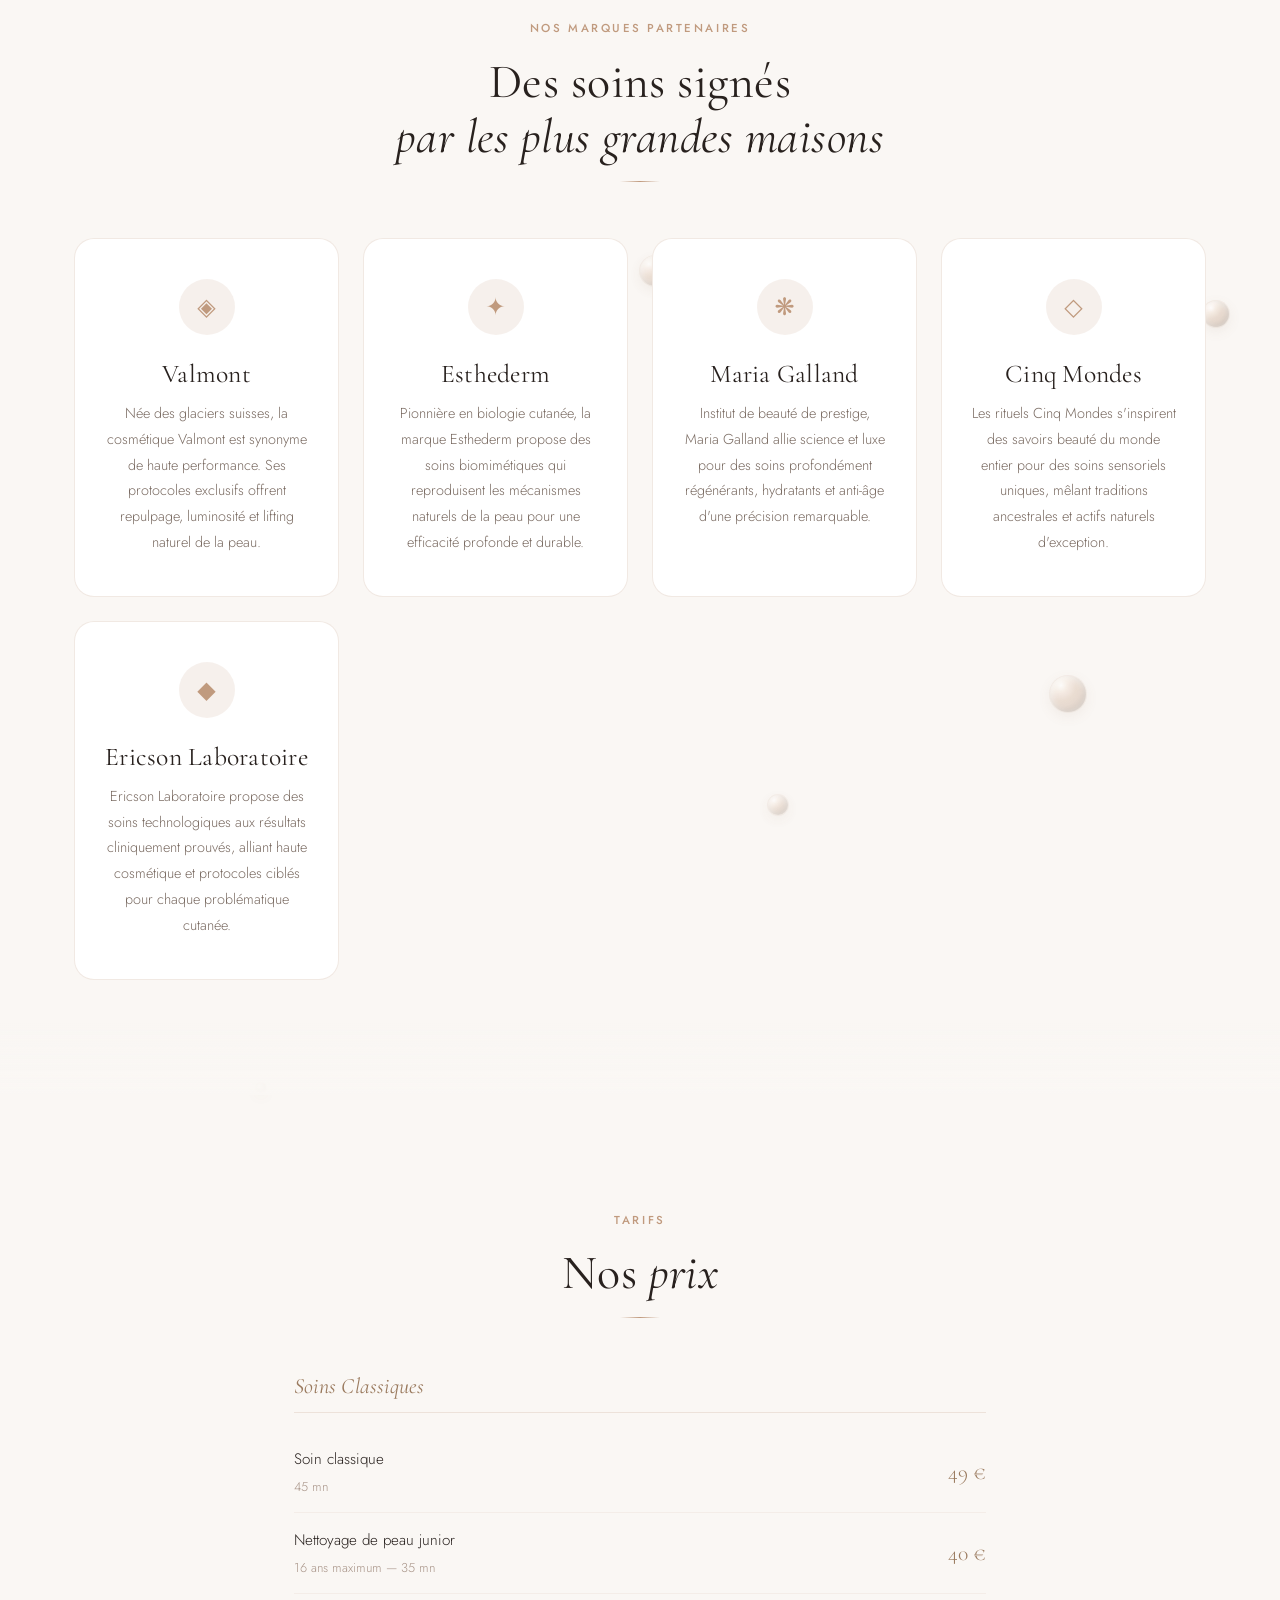
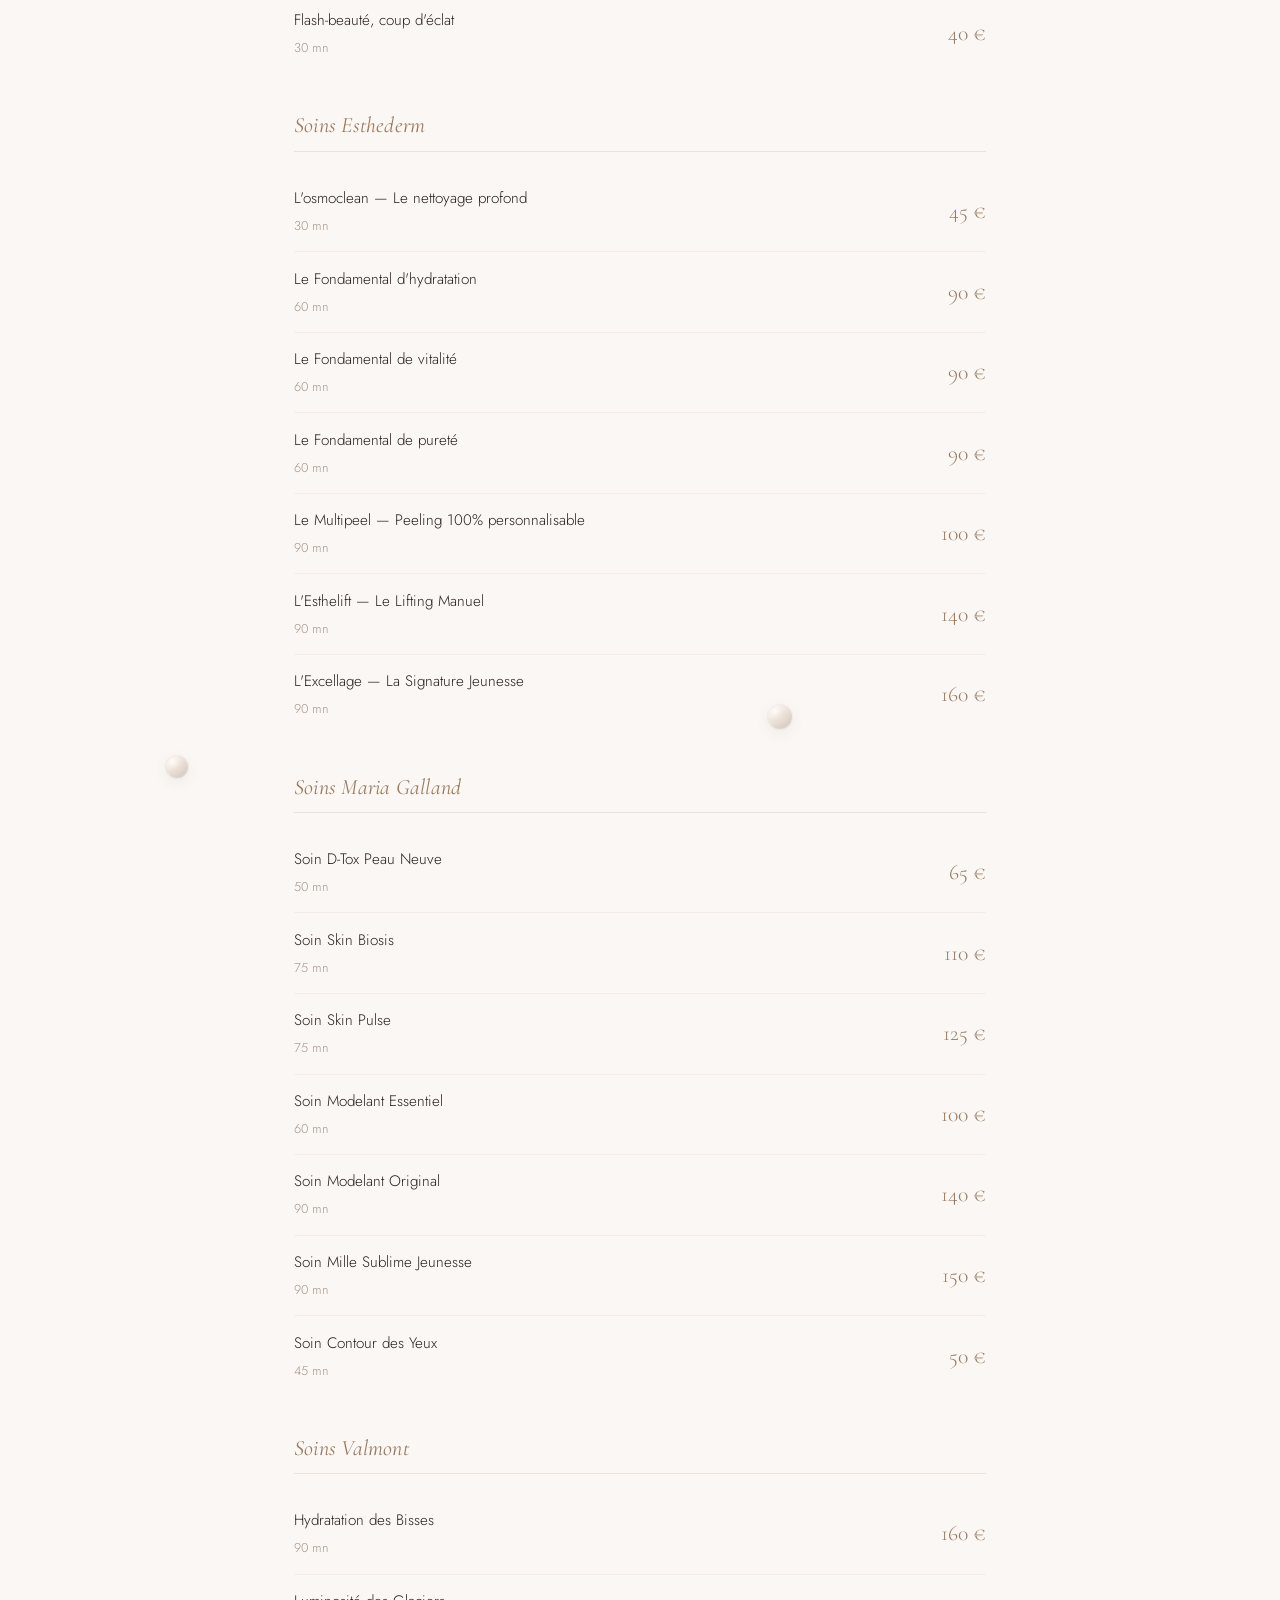
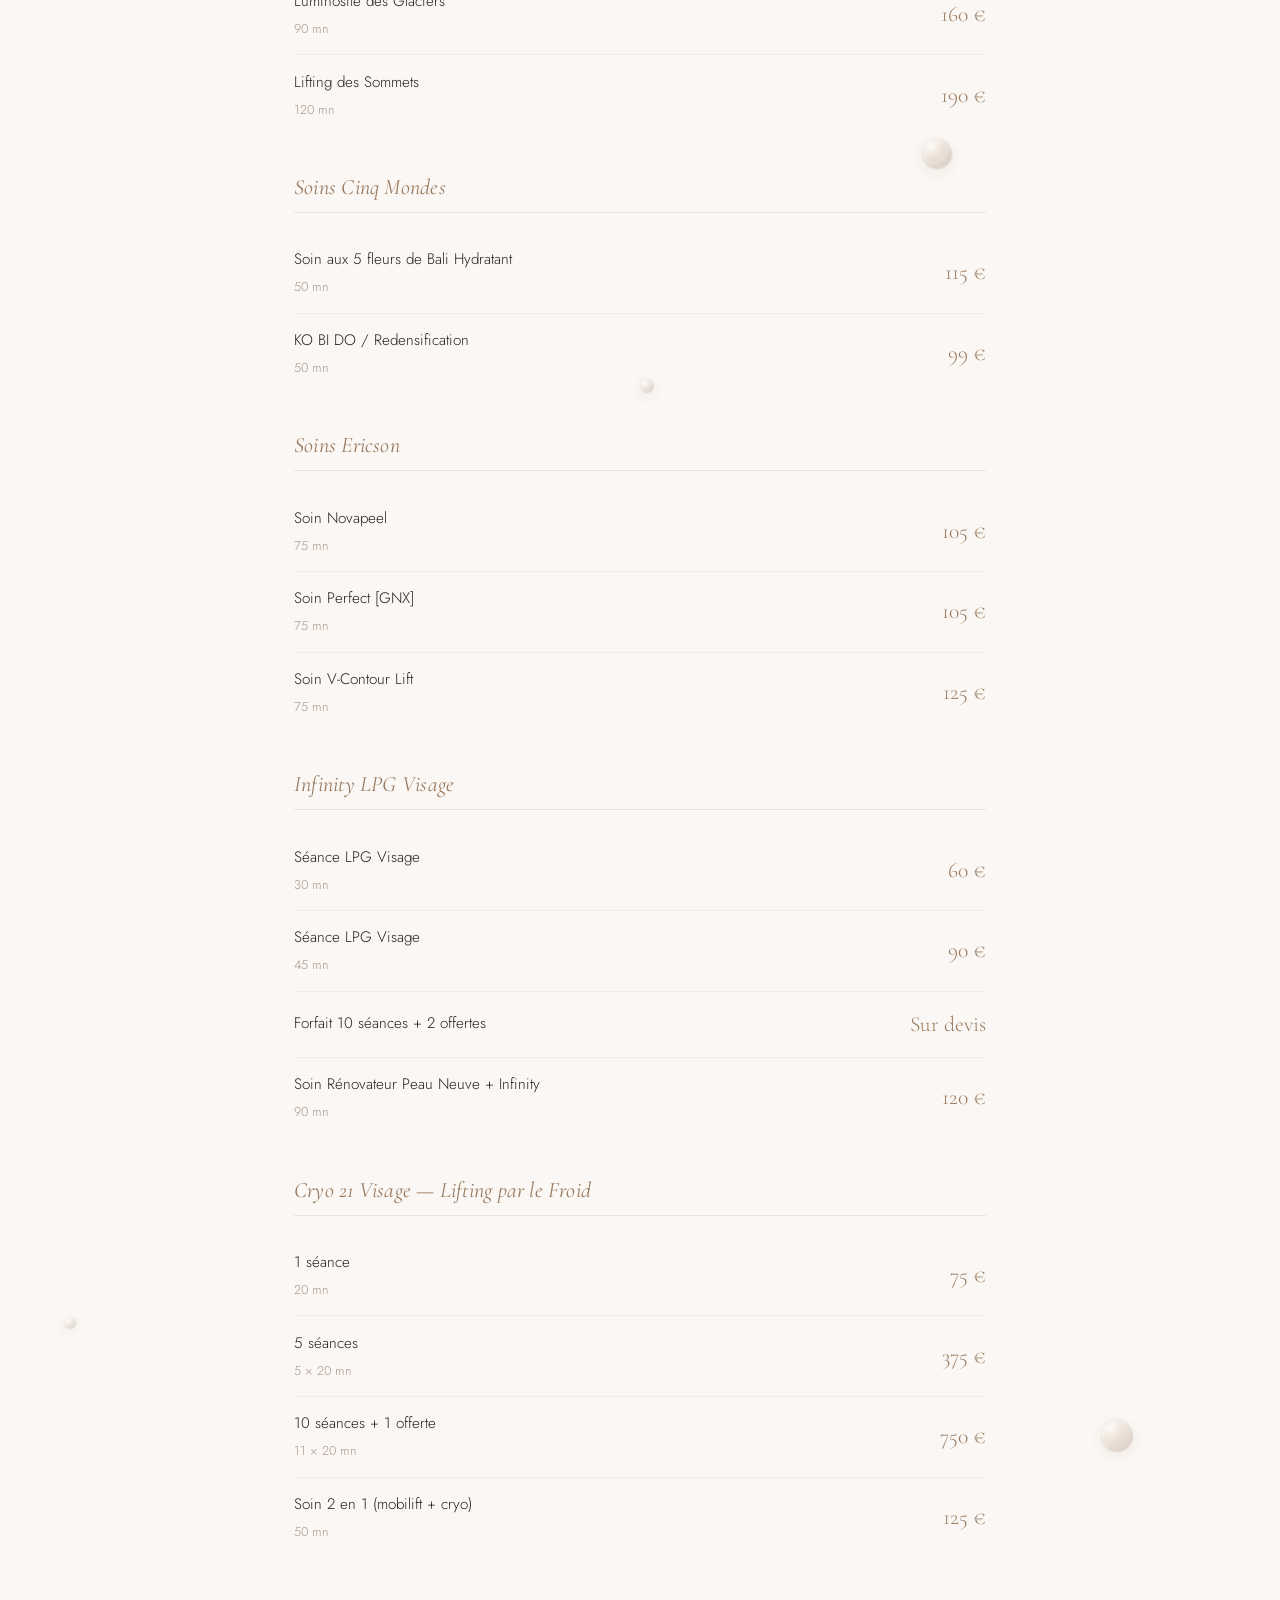
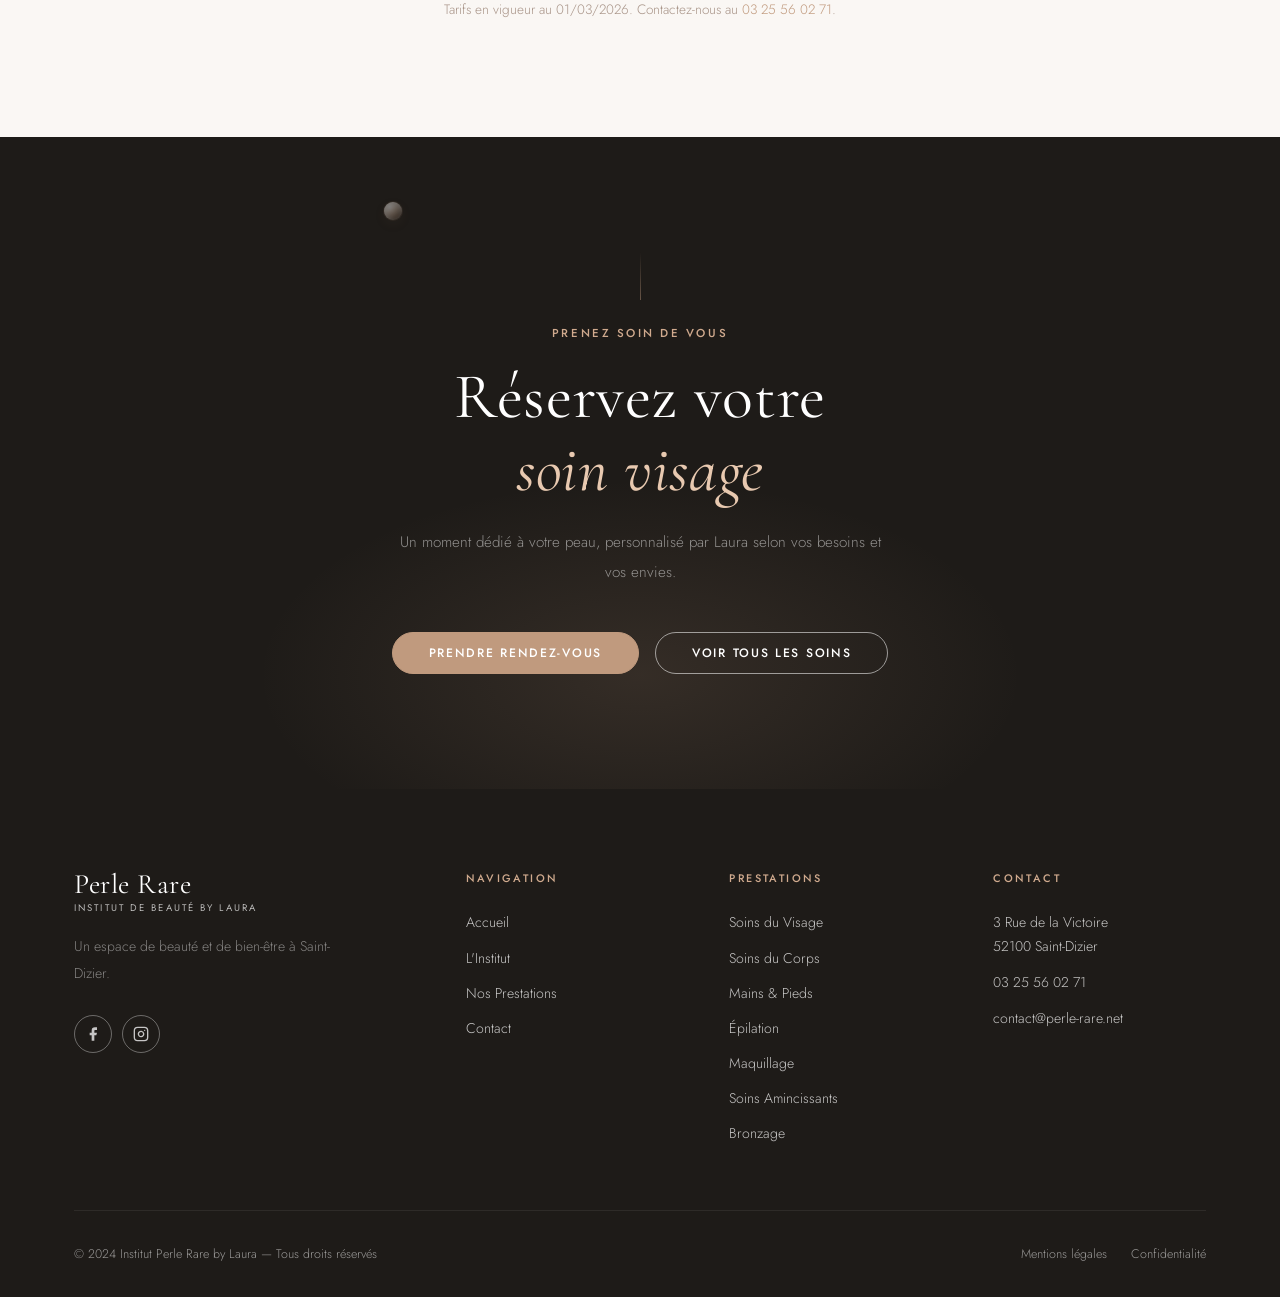
<file: soins-visage.html>
<!DOCTYPE html>
<html lang="fr">

<head>
  <meta charset="UTF-8">
  <link rel="icon" type="image/svg+xml" href="favicon.svg">
  <link rel="preload" as="image" fetchpriority="high" href="./images/optimisees/soinsVisage.webp" type="image/webp">
  <meta name="viewport" content="width=device-width, initial-scale=1.0">
  <title>Soins du Visage — Institut Perle Rare By Laura à Saint-Dizier</title>
  <meta name="description"
    content="Soins du visage et du décolleté à l'Institut Perle Rare by Laura : Esthederm, Maria Galland, Valmont, Cinq Mondes, Ericson, LPG, Cryo 21. Saint-Dizier.">
  <meta name="robots" content="index, follow">
  <link rel="canonical" href="https://www.perle-rare.net/soins-visage.html">
  <!-- Open Graph -->
  <meta property="og:type" content="website">
  <meta property="og:site_name" content="Institut Perle Rare By Laura">
  <meta property="og:locale" content="fr_FR">
  <meta property="og:title" content="Soins du Visage — Institut Perle Rare By Laura">
  <meta property="og:description"
    content="Soins du visage Valmont, Maria Galland, Cinq Mondes, Esthederm à l'Institut Perle Rare by Laura à Saint-Dizier.">
  <meta property="og:url" content="https://www.perle-rare.net/soins-visage.html">
  <meta property="og:image" content="https://www.perle-rare.net/images/og-image.jpg">
  <!-- Twitter Card -->
  <meta name="twitter:card" content="summary_large_image">
  <meta name="twitter:title" content="Soins du Visage — Institut Perle Rare By Laura">
  <meta name="twitter:description"
    content="Soins du visage Valmont, Maria Galland, Cinq Mondes, Esthederm à l'Institut Perle Rare by Laura à Saint-Dizier.">
  <!-- Performance : preload fonts critiques -->
  <link rel="preload" as="font" type="font/woff2" href="fonts/jost-latin.woff2" crossorigin>
  <link rel="preload" as="font" type="font/woff2" href="fonts/cg-italic-latin.woff2" crossorigin>
  <!-- Preconnect CDN image externe -->
  <link rel="preconnect" href="https://images.unsplash.com">
  <link rel="stylesheet" href="css/fonts.css">
  <link rel="stylesheet" href="css/style.css">
</head>

<body>

  <header class="header" id="header">
    <div class="container">
      <div class="header__topbar">
        <div class="header__topbar-contacts">
          <a href="tel:0325560271" class="header__topbar-link">
            <svg width="13" height="13" viewBox="0 0 24 24" fill="none" stroke="currentColor" stroke-width="2"
              stroke-linecap="round" stroke-linejoin="round">
              <path
                d="M22 16.92v3a2 2 0 0 1-2.18 2 19.79 19.79 0 0 1-8.63-3.07A19.5 19.5 0 0 1 4.07 11.5a19.79 19.79 0 0 1-3.07-8.67A2 2 0 0 1 3 .84h3a2 2 0 0 1 2 1.72c.127.96.361 1.903.7 2.81a2 2 0 0 1-.45 2.11L7.09 8.91a16 16 0 0 0 8 8l1.27-1.27a2 2 0 0 1 2.11-.45c.907.339 1.85.573 2.81.7A2 2 0 0 1 23 18v3" />
            </svg>
            03 25 56 02 71
          </a>
          <a href="mailto:contact@perle-rare.net" class="header__topbar-link">
            <svg width="13" height="13" viewBox="0 0 24 24" fill="none" stroke="currentColor" stroke-width="2"
              stroke-linecap="round" stroke-linejoin="round">
              <rect width="20" height="16" x="2" y="4" rx="2" />
              <path d="m22 7-8.97 5.7a1.94 1.94 0 0 1-2.06 0L2 7" />
            </svg>
            contact@perle-rare.net
          </a>
        </div>
        <div class="header__topbar-social">
          <a href="https://www.facebook.com/p/Institut-Perle-Rare-by-Laura-100063500410691/?locale=fr_FR"
            target="_blank" rel="noopener" aria-label="Facebook" class="header__topbar-social-link">
            <svg width="13" height="13" viewBox="0 0 24 24" fill="currentColor">
              <path d="M18 2h-3a5 5 0 0 0-5 5v3H7v4h3v8h4v-8h3l1-4h-4V7a1 1 0 0 1 1-1h3z" />
            </svg>
          </a>
          <a href="https://www.instagram.com/institut_perlerare/" target="_blank" rel="noopener" aria-label="Instagram"
            class="header__topbar-social-link">
            <svg width="13" height="13" viewBox="0 0 24 24" fill="none" stroke="currentColor" stroke-width="2"
              stroke-linecap="round" stroke-linejoin="round">
              <rect x="2" y="2" width="20" height="20" rx="5" ry="5" />
              <path d="M16 11.37A4 4 0 1 1 12.63 8 4 4 0 0 1 16 11.37z" />
              <line x1="17.5" y1="6.5" x2="17.51" y2="6.5" />
            </svg>
          </a>
        </div>
      </div>
      <div class="header__inner">
        <a href="index.html" class="header__logo">
          <div class="logo-text">Perle Rare<span>Institut de Beauté by Laura</span></div>
        </a>
        <nav class="nav">
          <div class="nav__item"><a href="index.html" class="nav__link">Accueil</a></div>
          <div class="nav__item"><a href="institut.html" class="nav__link">L'Institut</a></div>
          <div class="nav__item">
            <a href="prestations.html" class="nav__link active">Prestations ▾</a>
            <div class="nav__dropdown">
              <a href="soins-visage.html" class="nav__dropdown-link">Soins du Visage</a>
              <a href="soins-corps.html" class="nav__dropdown-link">Soins du Corps</a>
              <a href="soins-amincissants.html" class="nav__dropdown-link">Soins Amincissants</a>

              <a href="beaute-mains-pieds.html" class="nav__dropdown-link">Beauté Mains &amp; Pieds</a>
              <a href="epilation.html" class="nav__dropdown-link">Épilation</a>
              <a href="maquillage.html" class="nav__dropdown-link">Maquillage</a>
              <a href="bronzage.html" class="nav__dropdown-link">Bronzage</a>
            </div>
          </div>
          <div class="nav__item"><a href="contact.html" class="nav__link">Contact</a></div>
        </nav>
        <a href="contact.html#rdv" class="btn btn--outline nav__cta">Prendre RDV</a>
        <button class="hamburger" id="hamburger" aria-label="Menu"><span class="hamburger__line"></span><span
            class="hamburger__line"></span><span class="hamburger__line"></span></button>
      </div>
    </div>
  </header>

  <div class="mobile-menu" id="mobileMenu">
    <div class="mobile-menu__top">
      <a href="index.html" class="logo-text mobile-menu__logo" style="text-decoration:none">Perle Rare<span>Institut By
          Laura</span></a>
      <button class="mobile-menu__close" aria-label="Fermer le menu">
        <svg width="20" height="20" viewBox="0 0 24 24" fill="none" stroke="currentColor" stroke-width="1.5"
          stroke-linecap="round" stroke-linejoin="round">
          <path d="M18 6 6 18M6 6l12 12" />
        </svg>
      </button>
    </div>
    <nav>
      <a href="index.html" class="mobile-menu__link">Accueil</a>
      <a href="institut.html" class="mobile-menu__link">L'Institut</a>
      <a href="prestations.html" class="mobile-menu__link mobile-sub-toggle">Prestations</a>
      <div class="mobile-menu__sub" style="display:none">
        <a href="soins-visage.html" class="mobile-menu__sub-link">Soins du Visage</a>
        <a href="soins-corps.html" class="mobile-menu__sub-link">Soins du Corps</a>
        <a href="soins-amincissants.html" class="mobile-menu__sub-link">Soins Amincissants</a>
        <a href="beaute-mains-pieds.html" class="mobile-menu__sub-link">Beauté Mains &amp; Pieds</a>
        <a href="epilation.html" class="mobile-menu__sub-link">Épilation</a>
        <a href="maquillage.html" class="mobile-menu__sub-link">Maquillage</a>
        <a href="bronzage.html" class="mobile-menu__sub-link">Bronzage</a>
      </div>
      <a href="contact.html" class="mobile-menu__link">Contact</a>
    </nav>
    <div class="mobile-menu__footer">
      <a href="contact.html#rdv" class="btn btn--primary">Prendre Rendez-vous</a>
      <div class="mobile-menu__contacts">
        <a href="tel:0325560271" class="mobile-menu__contact-link">
          <svg width="15" height="15" viewBox="0 0 24 24" fill="none" stroke="currentColor" stroke-width="2"
            stroke-linecap="round" stroke-linejoin="round">
            <path
              d="M22 16.92v3a2 2 0 0 1-2.18 2 19.79 19.79 0 0 1-8.63-3.07A19.5 19.5 0 0 1 4.07 11.5a19.79 19.79 0 0 1-3.07-8.67A2 2 0 0 1 3 .84h3a2 2 0 0 1 2 1.72c.127.96.361 1.903.7 2.81a2 2 0 0 1-.45 2.11L7.09 8.91a16 16 0 0 0 8 8l1.27-1.27a2 2 0 0 1 2.11-.45c.907.339 1.85.573 2.81.7A2 2 0 0 1 23 18v3" />
          </svg>
          03 25 56 02 71
        </a>
        <a href="mailto:contact@perle-rare.net" class="mobile-menu__contact-link">
          <svg width="15" height="15" viewBox="0 0 24 24" fill="none" stroke="currentColor" stroke-width="2"
            stroke-linecap="round" stroke-linejoin="round">
            <rect width="20" height="16" x="2" y="4" rx="2" />
            <path d="m22 7-8.97 5.7a1.94 1.94 0 0 1-2.06 0L2 7" />
          </svg>
          contact@perle-rare.net
        </a>
      </div>
      <div class="mobile-menu__social">
        <a href="https://www.facebook.com/p/Institut-Perle-Rare-by-Laura-100063500410691/?locale=fr_FR" target="_blank"
          rel="noopener" aria-label="Facebook" class="social-link">
          <svg width="16" height="16" viewBox="0 0 24 24" fill="currentColor">
            <path d="M18 2h-3a5 5 0 0 0-5 5v3H7v4h3v8h4v-8h3l1-4h-4V7a1 1 0 0 1 1-1h3z" />
          </svg>
        </a>
        <a href="https://www.instagram.com/institut_perlerare/" target="_blank" rel="noopener" aria-label="Instagram"
          class="social-link">
          <svg width="16" height="16" viewBox="0 0 24 24" fill="none" stroke="currentColor" stroke-width="2"
            stroke-linecap="round" stroke-linejoin="round">
            <rect x="2" y="2" width="20" height="20" rx="5" ry="5" />
            <path d="M16 11.37A4 4 0 1 1 12.63 8 4 4 0 0 1 16 11.37z" />
            <line x1="17.5" y1="6.5" x2="17.51" y2="6.5" />
          </svg>
        </a>
      </div>
    </div>
  </div>

  <section class="page-hero">
    <div class="page-hero__bg">
      <picture>
        <source srcset="./images/optimisees/soinsVisage.webp" type="image/webp">
        <img src="./images/optimisees/soinsVisage.jpg" alt="Soins du visage" fetchpriority="high" decoding="sync">
      </picture>
    </div>
    <div class="page-hero__overlay"></div>
    <div class="container">
      <div class="page-hero__content">
        <span class="eyebrow">Prestations</span>
        <h1>Soins du <em>Visage</em></h1>
      </div>
    </div>
  </section>

  <section>
    <div class="container">
      <nav class="breadcrumb">
        <a href="index.html">Accueil</a><span class="breadcrumb__sep">›</span>
        <a href="prestations.html">Prestations</a><span class="breadcrumb__sep">›</span>
        <span>Soins du Visage</span>
      </nav>
      <div class="split" data-reveal>
        <div class="split__content">
          <span class="eyebrow">Soin visage &amp; décolleté</span>
          <h2>Optez pour un soin visage &amp; décolleté<br><em>ou anti-âge (Cryo 21)</em></h2>
          <p>Notre peau est sollicitée par beaucoup d'éléments : pollution, froid, soleil... il est donc important d'en
            prendre soin et de lui accorder du temps.</p>
          <p>Nous proposons divers soins : revitalisants, purifiants, rafraîchissants, tonifiants ou encore
            rajeunissants. Travaillant avec des marques de confiance, l'institut vous propose des <strong>soins du
              visage</strong> complets.</p>
          <p>Nous réalisons, en particulier, des soins Cryo 21 : traitement lifting tenseur, réduction des rides,
            effacement des poches sous les yeux et du double menton.</p>
          <p style="font-size:0.9rem; color:var(--text-muted)">Découvrez nos <a href="soins-corps.html"
              style="color:var(--primary)">soins du corps</a>.</p>
          <a href="contact.html#rdv" class="btn btn--primary">Prendre Rendez-vous</a>
        </div>
        <div class="split__visual">
          <img src="./images/optimisees/soinsVisage.webp" alt="Soin visage professionnel" class="split__img"
            fetchpriority="high">
          <div class="split__accent"></div>
        </div>
      </div>
    </div>
  </section>

  <section class="section--alt">
    <div class="container">
      <div class="section-header" data-reveal>
        <span class="eyebrow">Nos marques partenaires</span>
        <h2>Des soins signés<br><em>par les plus grandes maisons</em></h2>
      </div>
      <div class="values-grid">
        <div class="value-card" data-reveal data-reveal-delay="1">
          <div class="value-card__icon">◈</div>
          <h4>Valmont</h4>
          <p>Née des glaciers suisses, la cosmétique Valmont est synonyme de haute performance. Ses protocoles exclusifs
            offrent repulpage, luminosité et lifting naturel de la peau.</p>
        </div>
        <div class="value-card" data-reveal data-reveal-delay="2">
          <div class="value-card__icon">✦</div>
          <h4>Esthederm</h4>
          <p>Pionnière en biologie cutanée, la marque Esthederm propose des soins biomimétiques qui reproduisent les
            mécanismes naturels de la peau pour une efficacité profonde et durable.</p>
        </div>
        <div class="value-card" data-reveal data-reveal-delay="3">
          <div class="value-card__icon">❋</div>
          <h4>Maria Galland</h4>
          <p>Institut de beauté de prestige, Maria Galland allie science et luxe pour des soins profondément
            régénérants, hydratants et anti-âge d'une précision remarquable.</p>
        </div>
        <div class="value-card" data-reveal data-reveal-delay="4">
          <div class="value-card__icon">◇</div>
          <h4>Cinq Mondes</h4>
          <p>Les rituels Cinq Mondes s'inspirent des savoirs beauté du monde entier pour des soins sensoriels uniques,
            mêlant traditions ancestrales et actifs naturels d'exception.</p>
        </div>
        <div class="value-card" data-reveal data-reveal-delay="5">
          <div class="value-card__icon">◆</div>
          <h4>Ericson Laboratoire</h4>
          <p>Ericson Laboratoire propose des soins technologiques aux résultats cliniquement prouvés, alliant haute
            cosmétique et protocoles ciblés pour chaque problématique cutanée.</p>
        </div>
      </div>
    </div>
  </section>

  <section>
    <div class="container container--narrow">
      <div class="section-header" data-reveal>
        <span class="eyebrow">Tarifs</span>
        <h2>Nos <em>prix</em></h2>
      </div>
      <div class="tarifs-wrapper" data-reveal>

        <div class="tarif-group">
          <h3 class="tarif-group__title">Soins Classiques</h3>
          <div class="tarif-item">
            <div>
              <div class="tarif-name">Soin classique</div>
              <div class="tarif-desc">45 mn</div>
            </div>
            <div class="tarif-price">49 €</div>
          </div>
          <div class="tarif-item">
            <div>
              <div class="tarif-name">Nettoyage de peau junior</div>
              <div class="tarif-desc">16 ans maximum — 35 mn</div>
            </div>
            <div class="tarif-price">40 €</div>
          </div>
          <div class="tarif-item">
            <div>
              <div class="tarif-name">Flash-beauté, coup d'éclat</div>
              <div class="tarif-desc">30 mn</div>
            </div>
            <div class="tarif-price">40 €</div>
          </div>
        </div>

        <div class="tarif-group">
          <h3 class="tarif-group__title">Soins Esthederm</h3>
          <div class="tarif-item">
            <div>
              <div class="tarif-name">L'osmoclean — Le nettoyage profond</div>
              <div class="tarif-desc">30 mn</div>
            </div>
            <div class="tarif-price">45 €</div>
          </div>
          <div class="tarif-item">
            <div>
              <div class="tarif-name">Le Fondamental d'hydratation</div>
              <div class="tarif-desc">60 mn</div>
            </div>
            <div class="tarif-price">90 €</div>
          </div>
          <div class="tarif-item">
            <div>
              <div class="tarif-name">Le Fondamental de vitalité</div>
              <div class="tarif-desc">60 mn</div>
            </div>
            <div class="tarif-price">90 €</div>
          </div>
          <div class="tarif-item">
            <div>
              <div class="tarif-name">Le Fondamental de pureté</div>
              <div class="tarif-desc">60 mn</div>
            </div>
            <div class="tarif-price">90 €</div>
          </div>
          <div class="tarif-item">
            <div>
              <div class="tarif-name">Le Multipeel — Peeling 100% personnalisable</div>
              <div class="tarif-desc">90 mn</div>
            </div>
            <div class="tarif-price">100 €</div>
          </div>
          <div class="tarif-item">
            <div>
              <div class="tarif-name">L'Esthelift — Le Lifting Manuel</div>
              <div class="tarif-desc">90 mn</div>
            </div>
            <div class="tarif-price">140 €</div>
          </div>
          <div class="tarif-item">
            <div>
              <div class="tarif-name">L'Excellage — La Signature Jeunesse</div>
              <div class="tarif-desc">90 mn</div>
            </div>
            <div class="tarif-price">160 €</div>
          </div>
        </div>

        <div class="tarif-group">
          <h3 class="tarif-group__title">Soins Maria Galland</h3>
          <div class="tarif-item">
            <div>
              <div class="tarif-name">Soin D-Tox Peau Neuve</div>
              <div class="tarif-desc">50 mn</div>
            </div>
            <div class="tarif-price">65 €</div>
          </div>
          <div class="tarif-item">
            <div>
              <div class="tarif-name">Soin Skin Biosis</div>
              <div class="tarif-desc">75 mn</div>
            </div>
            <div class="tarif-price">110 €</div>
          </div>
          <div class="tarif-item">
            <div>
              <div class="tarif-name">Soin Skin Pulse</div>
              <div class="tarif-desc">75 mn</div>
            </div>
            <div class="tarif-price">125 €</div>
          </div>
          <div class="tarif-item">
            <div>
              <div class="tarif-name">Soin Modelant Essentiel</div>
              <div class="tarif-desc">60 mn</div>
            </div>
            <div class="tarif-price">100 €</div>
          </div>
          <div class="tarif-item">
            <div>
              <div class="tarif-name">Soin Modelant Original</div>
              <div class="tarif-desc">90 mn</div>
            </div>
            <div class="tarif-price">140 €</div>
          </div>
          <div class="tarif-item">
            <div>
              <div class="tarif-name">Soin Mille Sublime Jeunesse</div>
              <div class="tarif-desc">90 mn</div>
            </div>
            <div class="tarif-price">150 €</div>
          </div>
          <div class="tarif-item">
            <div>
              <div class="tarif-name">Soin Contour des Yeux</div>
              <div class="tarif-desc">45 mn</div>
            </div>
            <div class="tarif-price">50 €</div>
          </div>
        </div>

        <div class="tarif-group">
          <h3 class="tarif-group__title">Soins Valmont</h3>
          <div class="tarif-item">
            <div>
              <div class="tarif-name">Hydratation des Bisses</div>
              <div class="tarif-desc">90 mn</div>
            </div>
            <div class="tarif-price">160 €</div>
          </div>
          <div class="tarif-item">
            <div>
              <div class="tarif-name">Luminosité des Glaciers</div>
              <div class="tarif-desc">90 mn</div>
            </div>
            <div class="tarif-price">160 €</div>
          </div>
          <div class="tarif-item">
            <div>
              <div class="tarif-name">Lifting des Sommets</div>
              <div class="tarif-desc">120 mn</div>
            </div>
            <div class="tarif-price">190 €</div>
          </div>
        </div>

        <div class="tarif-group">
          <h3 class="tarif-group__title">Soins Cinq Mondes</h3>
          <div class="tarif-item">
            <div>
              <div class="tarif-name">Soin aux 5 fleurs de Bali Hydratant</div>
              <div class="tarif-desc">50 mn</div>
            </div>
            <div class="tarif-price">115 €</div>
          </div>
          <div class="tarif-item">
            <div>
              <div class="tarif-name">KO BI DO / Redensification</div>
              <div class="tarif-desc">50 mn</div>
            </div>
            <div class="tarif-price">99 €</div>
          </div>
        </div>

        <div class="tarif-group">
          <h3 class="tarif-group__title">Soins Ericson</h3>
          <div class="tarif-item">
            <div>
              <div class="tarif-name">Soin Novapeel</div>
              <div class="tarif-desc">75 mn</div>
            </div>
            <div class="tarif-price">105 €</div>
          </div>
          <div class="tarif-item">
            <div>
              <div class="tarif-name">Soin Perfect [GNX]</div>
              <div class="tarif-desc">75 mn</div>
            </div>
            <div class="tarif-price">105 €</div>
          </div>
          <div class="tarif-item">
            <div>
              <div class="tarif-name">Soin V-Contour Lift</div>
              <div class="tarif-desc">75 mn</div>
            </div>
            <div class="tarif-price">125 €</div>
          </div>
        </div>

        <div class="tarif-group">
          <h3 class="tarif-group__title">Infinity LPG Visage</h3>
          <div class="tarif-item">
            <div>
              <div class="tarif-name">Séance LPG Visage</div>
              <div class="tarif-desc">30 mn</div>
            </div>
            <div class="tarif-price">60 €</div>
          </div>
          <div class="tarif-item">
            <div>
              <div class="tarif-name">Séance LPG Visage</div>
              <div class="tarif-desc">45 mn</div>
            </div>
            <div class="tarif-price">90 €</div>
          </div>
          <div class="tarif-item">
            <div>
              <div class="tarif-name">Forfait 10 séances + 2 offertes</div>
            </div>
            <div class="tarif-price">Sur devis</div>
          </div>
          <div class="tarif-item">
            <div>
              <div class="tarif-name">Soin Rénovateur Peau Neuve + Infinity</div>
              <div class="tarif-desc">90 mn</div>
            </div>
            <div class="tarif-price">120 €</div>
          </div>
        </div>

        <div class="tarif-group">
          <h3 class="tarif-group__title">Cryo 21 Visage — Lifting par le Froid</h3>
          <div class="tarif-item">
            <div>
              <div class="tarif-name">1 séance</div>
              <div class="tarif-desc">20 mn</div>
            </div>
            <div class="tarif-price">75 €</div>
          </div>
          <div class="tarif-item">
            <div>
              <div class="tarif-name">5 séances</div>
              <div class="tarif-desc">5 × 20 mn</div>
            </div>
            <div class="tarif-price">375 €</div>
          </div>
          <div class="tarif-item">
            <div>
              <div class="tarif-name">10 séances + 1 offerte</div>
              <div class="tarif-desc">11 × 20 mn</div>
            </div>
            <div class="tarif-price">750 €</div>
          </div>
          <div class="tarif-item">
            <div>
              <div class="tarif-name">Soin 2 en 1 (mobilift + cryo)</div>
              <div class="tarif-desc">50 mn</div>
            </div>
            <div class="tarif-price">125 €</div>
          </div>
        </div>

      </div>
      <p style="text-align:center; font-size:0.85rem; color:var(--text-light); margin-top:1.5rem;" data-reveal>
        Tarifs en vigueur au 01/03/2026. Contactez-nous au <a href="tel:0325560271" style="color:var(--primary)">03 25
          56 02 71</a>.
      </p>
    </div>
  </section>

  <section class="cta-section">
    <div class="container">
      <div data-reveal>
        <span class="eyebrow" style="color:var(--primary-light)">Prenez soin de vous</span>
        <h2>Réservez votre<br><em style="color:#E8C9B0">soin visage</em></h2>
        <p>Un moment dédié à votre peau, personnalisé par Laura selon vos besoins et vos envies.</p>
        <div style="display:flex; gap:1rem; justify-content:center; flex-wrap:wrap">
          <a href="contact.html#rdv" class="btn btn--primary">Prendre Rendez-vous</a>
          <a href="prestations.html" class="btn btn--outline">Voir tous les soins</a>
        </div>
      </div>
    </div>
  </section>

  <footer class="footer">
    <div class="container">
      <div class="footer__grid">
        <div class="footer__brand">
          <div class="logo-text">Perle Rare<span>Institut de Beauté by Laura</span></div>
          <p>Un espace de beauté et de bien-être à Saint-Dizier.</p>
          <div class="footer__social"><a
              href="https://www.facebook.com/p/Institut-Perle-Rare-by-Laura-100063500410691/?locale=fr_FR"
              class="social-link" aria-label="Facebook" target="_blank" rel="noopener"><svg width="16" height="16"
                viewBox="0 0 24 24" fill="currentColor">
                <path d="M18 2h-3a5 5 0 0 0-5 5v3H7v4h3v8h4v-8h3l1-4h-4V7a1 1 0 0 1 1-1h3z" />
              </svg></a><a href="https://www.instagram.com/institut_perlerare/" class="social-link"
              aria-label="Instagram" target="_blank" rel="noopener"><svg width="16" height="16" viewBox="0 0 24 24"
                fill="none" stroke="currentColor" stroke-width="2" stroke-linecap="round" stroke-linejoin="round">
                <rect x="2" y="2" width="20" height="20" rx="5" ry="5" />
                <path d="M16 11.37A4 4 0 1 1 12.63 8 4 4 0 0 1 16 11.37z" />
                <line x1="17.5" y1="6.5" x2="17.51" y2="6.5" />
              </svg></a></div>
        </div>
        <div><span class="footer__title">Navigation</span>
          <div class="footer__links"><a href="index.html" class="footer__link">Accueil</a><a href="institut.html"
              class="footer__link">L'Institut</a><a href="prestations.html" class="footer__link">Nos Prestations</a><a
              href="contact.html" class="footer__link">Contact</a></div>
        </div>
        <div><span class="footer__title">Prestations</span>
          <div class="footer__links"><a href="soins-visage.html" class="footer__link">Soins du Visage</a><a
              href="soins-corps.html" class="footer__link">Soins du Corps</a><a href="beaute-mains-pieds.html"
              class="footer__link">Mains &amp; Pieds</a><a href="epilation.html" class="footer__link">Épilation</a><a
              href="maquillage.html" class="footer__link">Maquillage</a><a href="soins-amincissants.html"
              class="footer__link">Soins Amincissants</a><a href="bronzage.html" class="footer__link">Bronzage</a></div>
        </div>
        <div><span class="footer__title">Contact</span>
          <p class="footer__contact-item">3 Rue de la Victoire<br>52100 Saint-Dizier</p>
          <p class="footer__contact-item"><a href="tel:0325560271">03 25 56 02 71</a></p>
          <p class="footer__contact-item"><a href="mailto:contact@perle-rare.net">contact@perle-rare.net</a></p>
        </div>
      </div>
      <div class="footer__bottom">
        <p class="footer__copy">© 2024 Institut Perle Rare by Laura — Tous droits réservés</p>
        <div class="footer__legal"><a href="mentions-legales.html">Mentions légales</a><a
            href="politique-confidentialite.html">Confidentialité</a></div>
      </div>
    </div>
  </footer>

  <script src="js/main.js"></script>
</body>

</html>
</file>
<file: css/fonts.css>
/* ===== SELF-HOSTED FONTS ===== */
/* Cormorant Garamond — Italic (latin-ext) */
@font-face {
  font-family: 'Cormorant Garamond';
  font-style: italic;
  font-weight: 300 600;
  font-display: swap;
  src: url('../fonts/cg-italic-latin-ext.woff2') format('woff2');
  unicode-range: U+0100-02BA, U+02BD-02C5, U+02C7-02CC, U+02CE-02D7, U+02DD-02FF,
    U+0304, U+0308, U+0329, U+1D00-1DBF, U+1E00-1E9F, U+1EF2-1EFF, U+2020,
    U+20A0-20AB, U+20AD-20C0, U+2113, U+2C60-2C7F, U+A720-A7FF;
}

/* Cormorant Garamond — Italic (latin) */
@font-face {
  font-family: 'Cormorant Garamond';
  font-style: italic;
  font-weight: 300 600;
  font-display: swap;
  src: url('../fonts/cg-italic-latin.woff2') format('woff2');
  unicode-range: U+0000-00FF, U+0131, U+0152-0153, U+02BB-02BC, U+02C6, U+02DA,
    U+02DC, U+0304, U+0308, U+0329, U+2000-206F, U+20AC, U+2122, U+2191, U+2193,
    U+2212, U+2215, U+FEFF, U+FFFD;
}

/* Cormorant Garamond — Normal (latin-ext) */
@font-face {
  font-family: 'Cormorant Garamond';
  font-style: normal;
  font-weight: 300 600;
  font-display: swap;
  src: url('../fonts/cg-normal-latin-ext.woff2') format('woff2');
  unicode-range: U+0100-02BA, U+02BD-02C5, U+02C7-02CC, U+02CE-02D7, U+02DD-02FF,
    U+0304, U+0308, U+0329, U+1D00-1DBF, U+1E00-1E9F, U+1EF2-1EFF, U+2020,
    U+20A0-20AB, U+20AD-20C0, U+2113, U+2C60-2C7F, U+A720-A7FF;
}

/* Cormorant Garamond — Normal (latin) */
@font-face {
  font-family: 'Cormorant Garamond';
  font-style: normal;
  font-weight: 300 600;
  font-display: swap;
  src: url('../fonts/cg-normal-latin.woff2') format('woff2');
  unicode-range: U+0000-00FF, U+0131, U+0152-0153, U+02BB-02BC, U+02C6, U+02DA,
    U+02DC, U+0304, U+0308, U+0329, U+2000-206F, U+20AC, U+2122, U+2191, U+2193,
    U+2212, U+2215, U+FEFF, U+FFFD;
}

/* Jost — Normal (latin-ext) */
@font-face {
  font-family: 'Jost';
  font-style: normal;
  font-weight: 300 600;
  font-display: swap;
  src: url('../fonts/jost-latin-ext.woff2') format('woff2');
  unicode-range: U+0100-02BA, U+02BD-02C5, U+02C7-02CC, U+02CE-02D7, U+02DD-02FF,
    U+0304, U+0308, U+0329, U+1D00-1DBF, U+1E00-1E9F, U+1EF2-1EFF, U+2020,
    U+20A0-20AB, U+20AD-20C0, U+2113, U+2C60-2C7F, U+A720-A7FF;
}

/* Jost — Normal (latin) */
@font-face {
  font-family: 'Jost';
  font-style: normal;
  font-weight: 300 600;
  font-display: swap;
  src: url('../fonts/jost-latin.woff2') format('woff2');
  unicode-range: U+0000-00FF, U+0131, U+0152-0153, U+02BB-02BC, U+02C6, U+02DA,
    U+02DC, U+0304, U+0308, U+0329, U+2000-206F, U+20AC, U+2122, U+2191, U+2193,
    U+2212, U+2215, U+FEFF, U+FFFD;
}
</file>
<file: css/style.css>
/* ============================================
   PERLE RARE — Institut de Beauté by Laura
   Design : Moderne, Élégant, Responsive
   Inspiration : Goldust Spa
   ============================================ */


/* ===== VARIABLES ===== */
:root {
  --primary: #c09a7e;
  --primary-light: #d0aa8e;
  --primary-dark: #9a7a5e;
  --primary-alpha: rgba(192, 154, 126, 0.15);
  --primary-border: rgba(192, 154, 126, 0.3);

  --bg: #faf7f4;
  --bg-alt: #f2ede6;
  --bg-dark: #1e1b18;

  --text: #28211e;
  --text-muted: #7a6b62;
  --text-light: #a89488;
  --white: #ffffff;

  --border: rgba(192, 154, 126, 0.22);
  --shadow-sm: 0 2px 12px rgba(40, 33, 30, 0.07);
  --shadow: 0 6px 32px rgba(40, 33, 30, 0.12);
  --shadow-lg: 0 12px 56px rgba(40, 33, 30, 0.16);

  --ff-display: "Cormorant Garamond", Georgia, serif;
  --ff-body: "Jost", system-ui, sans-serif;

  --section-py: clamp(4.5rem, 9vw, 8rem);
  --container-px: clamp(1.25rem, 5vw, 4rem);
  --radius: 0.5rem;
  --radius-lg: 1.25rem;
  --radius-pill: 9999px;

  --transition: 0.35s cubic-bezier(0.25, 0.46, 0.45, 0.94);
  --transition-slow: 0.6s cubic-bezier(0.25, 0.46, 0.45, 0.94);
}

/* ===== RESET ===== */
*,
*::before,
*::after {
  box-sizing: border-box;
  margin: 0;
  padding: 0;
}

html {
  scroll-behavior: smooth;
  font-size: 16px;
}

body {
  font-family: var(--ff-body);
  font-weight: 300;
  color: var(--text);
  background-color: var(--bg);
  line-height: 1.7;
  -webkit-font-smoothing: antialiased;
  overflow-x: hidden;
}

img {
  max-width: 100%;
  height: auto;
  display: block;
}

a {
  color: inherit;
  text-decoration: none;
}

ul {
  list-style: none;
}

button {
  cursor: pointer;
  background: none;
  border: none;
  font-family: var(--ff-body);
}

/* ===== TYPOGRAPHIE ===== */
h1,
h2,
h3,
h4,
h5,
h6 {
  font-family: var(--ff-display);
  font-weight: 400;
  line-height: 1.15;
  letter-spacing: 0.01em;
  color: var(--text);
}

h1 {
  font-size: clamp(2.75rem, 7vw, 5.5rem);
}
h2 {
  font-size: clamp(2rem, 5vw, 3rem);
}
h3 {
  font-size: clamp(1.625rem, 3vw, 2.25rem);
}
h4 {
  font-size: clamp(1.2rem, 2vw, 1.625rem);
}

p {
  font-size: clamp(0.9rem, 1.5vw, 1.0625rem);
  color: var(--text-muted);
  line-height: 1.8;
}

.eyebrow {
  font-family: var(--ff-body);
  font-size: 0.72rem;
  font-weight: 500;
  letter-spacing: 0.22em;
  text-transform: uppercase;
  color: var(--primary);
  display: block;
  margin-bottom: 1rem;
}

/* ===== LAYOUT ===== */
.container {
  width: 100%;
  max-width: 1260px;
  margin: 0 auto;
  padding: 0 var(--container-px);
}

.container--narrow {
  max-width: 820px;
  margin: 0 auto;
}

section {
  padding: var(--section-py) 0;
  position: relative;
  overflow: hidden;
}

/* .section--alt {
  background: var(--bg-alt);
} */

/* Fondu doux entre sections blanches et sections crème */
.section--alt::before,
.section--alt::after {
  content: "";
  position: absolute;
  left: 0;
  right: 0;
  height: 72px;
  pointer-events: none;
  z-index: 2;
}

.section--alt::before {
  top: 0;
  background: linear-gradient(to bottom, var(--bg), transparent);
}

.section--alt::after {
  bottom: 0;
  background: linear-gradient(to top, var(--bg), transparent);
}

/* Pas de fondu blanc en bas si suivi d'une section sombre */
.section--alt:has(+ .cta-section)::after,
.section--alt:has(+ .gift-section)::after {
  display: none;
}

/* Pas de fondu blanc en haut si précédé d'une section sombre */
.cta-section + .section--alt::before,
.gift-section + .section--alt::before {
  display: none;
}

.section--dark {
  background: var(--bg-dark);
}

.section-header {
  text-align: center;
  max-width: 620px;
  margin: 0 auto 3.5rem;
}

.section-header h2::after {
  content: "";
  display: block;
  width: 2.5rem;
  height: 1px;
  background: linear-gradient(90deg, transparent, var(--primary), transparent);
  margin: 1rem auto 0;
  animation: lineExpand 0.8s ease forwards;
}

.section-header p {
  margin-top: 1.25rem;
}

/* ===== BOUTONS ===== */
.btn {
  display: inline-flex;
  align-items: center;
  gap: 0.5rem;
  padding: 0.875rem 2.25rem;
  border-radius: var(--radius-pill);
  font-family: var(--ff-body);
  font-size: 0.76rem;
  font-weight: 500;
  letter-spacing: 0.14em;
  text-transform: uppercase;
  transition: all var(--transition);
  border: 1.5px solid transparent;
  line-height: 1;
  white-space: nowrap;
}

.btn--primary {
  background: var(--primary);
  color: var(--white);
  border-color: var(--primary);
  position: relative;
  overflow: hidden;
}

.btn--primary::after {
  content: "";
  position: absolute;
  top: 0;
  left: -100%;
  width: 60%;
  height: 100%;
  background: linear-gradient(
    90deg,
    transparent,
    rgba(255, 255, 255, 0.22),
    transparent
  );
  transform: skewX(-20deg);
  transition: left 0.55s ease;
}

.btn--primary:hover::after {
  left: 160%;
}

.btn--primary:hover {
  background: var(--primary-dark);
  border-color: var(--primary-dark);
  transform: translateY(-2px);
  box-shadow: 0 4px 20px rgba(192, 154, 126, 0.35);
}

.btn--outline {
  background: transparent;
  color: var(--white);
  border-color: rgba(255, 255, 255, 0.55);
}

.btn--outline:hover {
  background: rgba(255, 255, 255, 0.12);
  border-color: rgba(255, 255, 255, 0.85);
  transform: translateY(-2px);
}

.btn--outline-dark {
  background: transparent;
  color: var(--primary-dark);
  border-color: var(--primary);
}

.btn--outline-dark:hover {
  background: var(--primary);
  color: var(--white);
  transform: translateY(-2px);
}

.btn--outline-black {
  background: transparent;
  color: var(--text);
  border-color: var(--text);
}

.btn--outline-black:hover {
  background: var(--text);
  color: var(--white);
  transform: translateY(-2px);
}

/* ===== HEADER ===== */
.header {
  position: fixed;
  top: 0;
  left: 0;
  right: 0;
  z-index: 100;
  padding: 1.5rem 0;
  transition: all var(--transition);
}

.header--scrolled {
  background: rgba(250, 247, 244, 0.97);
  backdrop-filter: blur(8px);
  -webkit-backdrop-filter: blur(8px);
  padding: 1rem 0;
  box-shadow: 0 1px 24px rgba(40, 33, 30, 0.09);
}

.header__inner {
  display: flex;
  align-items: center;
  justify-content: space-between;
  gap: 2rem;
}

/* Logo */
.logo-text {
  font-family: var(--ff-display);
  font-size: 1.5rem;
  font-weight: 400;
  color: var(--white);
  line-height: 1.1;
  transition: color var(--transition);
  letter-spacing: 0.02em;
}

.logo-text span {
  display: block;
  font-family: var(--ff-body);
  font-size: 0.6rem;
  letter-spacing: 0.22em;
  text-transform: uppercase;
  font-weight: 400;
  opacity: 0.7;
  margin-top: 0.2rem;
}

.header--scrolled .logo-text {
  color: var(--text);
}

.header__logo img {
  height: 50px;
  width: auto;
  transition: height var(--transition);
}

.header--scrolled .header__logo img {
  height: 40px;
}

/* Navigation desktop */
.nav {
  display: flex;
  align-items: center;
  gap: 0;
}

.nav__item {
  position: relative;
}

.nav__link {
  position: relative;
  display: block;
  padding: 0.5rem 0.9rem;
  font-size: 0.76rem;
  font-weight: 400;
  letter-spacing: 0.12em;
  text-transform: uppercase;
  color: rgba(255, 255, 255, 1);
  transition: color var(--transition);
  white-space: nowrap;
}

.nav__link::after {
  content: "";
  position: absolute;
  bottom: 0;
  left: 0.9rem;
  right: 0.9rem;
  height: 1px;
  background: currentColor;
  transform: scaleX(0);
  transform-origin: right;
  transition: transform 0.42s cubic-bezier(0.76, 0, 0.24, 1);
}

.nav__link:hover::after,
.nav__link.active::after {
  transform: scaleX(1);
  transform-origin: left;
}

.header--scrolled .nav__link {
  color: var(--text-muted);
}

.header--scrolled .nav__link:hover {
  color: var(--primary);
}

/* Dropdown */
.nav__item:hover .nav__dropdown {
  opacity: 1;
  visibility: visible;
  transform: translateX(-50%) translateY(0);
}

.nav__dropdown {
  position: absolute;
  top: calc(100% + 0.75rem);
  left: 50%;
  transform: translateX(-50%) translateY(-6px);
  background: var(--white);
  border-radius: var(--radius-lg);
  box-shadow: var(--shadow);
  border: 1px solid var(--border);
  min-width: 230px;
  padding: 0.625rem;
  opacity: 0;
  visibility: hidden;
  transition: all var(--transition);
}

.nav__dropdown::before {
  content: "";
  position: absolute;
  top: -6px;
  left: 50%;
  transform: translateX(-50%);
  width: 12px;
  height: 12px;
  background: var(--white);
  border-left: 1px solid var(--border);
  border-top: 1px solid var(--border);
  rotate: 45deg;
}

.nav__dropdown-link {
  display: block;
  padding: 0.7rem 1rem;
  border-radius: var(--radius);
  font-size: 0.82rem;
  font-weight: 400;
  color: var(--text-muted);
  letter-spacing: 0.04em;
  transition: all var(--transition);
}

.nav__dropdown-link:hover {
  background: var(--bg);
  color: var(--primary-dark);
  padding-left: 1.35rem;
}

/* CTA nav */
.nav__cta {
  margin-left: 1.25rem;
  flex-shrink: 0;
}

.header--scrolled .nav__cta {
  color: var(--primary-dark);
  border-color: var(--primary);
}

.header--scrolled .nav__cta:hover {
  background: var(--primary);
  color: var(--white);
}

/* Hamburger */
.hamburger {
  display: none;
  flex-direction: column;
  gap: 5px;
  padding: 0.4rem;
}

.hamburger__line {
  display: block;
  width: 24px;
  height: 1.5px;
  background: var(--white);
  border-radius: 2px;
  transition: all var(--transition);
}

.header--scrolled .hamburger__line {
  background: var(--text);
}

.hamburger.active .hamburger__line {
  background: var(--text);
}

.hamburger.active .hamburger__line:nth-child(1) {
  transform: rotate(45deg) translate(4.7px, 4.7px);
}

.hamburger.active .hamburger__line:nth-child(2) {
  opacity: 0;
  transform: scaleX(0);
}

.hamburger.active .hamburger__line:nth-child(3) {
  transform: rotate(-45deg) translate(4.7px, -4.7px);
}

/* Menu mobile */
.mobile-menu {
  position: fixed;
  inset: 0;
  z-index: 101;
  background: var(--bg);
  display: flex;
  flex-direction: column;
  padding: 0 2rem 3rem;
  transform: translateX(100%);
  transition: transform var(--transition-slow);
  overflow-y: auto;
}

.mobile-menu__top {
  display: flex;
  align-items: center;
  justify-content: space-between;
  padding: 1.5rem 0 1rem;
  position: sticky;
  top: 0;
  background: var(--bg);
  z-index: 1;
  border-bottom: 1px solid var(--border);
  margin-bottom: 0.5rem;
}

.mobile-menu__logo {
  color: var(--text) !important;
}

.mobile-menu__close {
  display: flex;
  align-items: center;
  justify-content: center;
  padding: 0.4rem;
  color: var(--text);
  transition: color var(--transition);
}

.mobile-menu__close:hover {
  color: var(--primary);
}

.mobile-menu.open {
  transform: translateX(0);
}

.mobile-menu__link {
  display: block;
  padding: 1.1rem 0;
  font-family: var(--ff-display);
  font-size: 2.25rem;
  font-weight: 300;
  color: var(--text);
  border-bottom: 1px solid var(--border);
  transition: color var(--transition);
}

.mobile-menu__link:hover {
  color: var(--primary);
}

.mobile-sub-toggle::after {
  content: "＋";
  font-size: 1.1rem;
  font-weight: 400;
  color: var(--primary);
  opacity: 1;
  display: inline-flex;
  align-items: center;
  justify-content: center;
  width: 1.6rem;
  height: 1.6rem;
  border: 1px solid var(--primary-border);
  border-radius: 50%;
  margin-left: 0.5rem;
  vertical-align: middle;
  transition: all var(--transition);
  line-height: 1;
}

.mobile-sub-toggle.open::after {
  content: "−";
  background: var(--primary-alpha);
}

.mobile-menu__sub {
  border-bottom: 1px solid var(--border);
}

.mobile-menu__sub-link {
  display: block;
  padding: 0.75rem 1.5rem;
  font-size: 1rem;
  color: var(--text-muted);
  font-family: var(--ff-body);
  font-weight: 300;
  letter-spacing: 0.06em;
  border-bottom: 1px solid rgba(192, 154, 126, 0.08);
  transition: color var(--transition);
}

.mobile-menu__sub-link:hover {
  color: var(--primary);
}

.mobile-menu__footer {
  margin-top: auto;
  padding-top: 2.5rem;
  text-align: center;
}

.mobile-menu__contacts {
  display: flex;
  flex-direction: column;
  gap: 0.75rem;
  margin-top: 2rem;
}

.mobile-menu__contact-link {
  display: inline-flex;
  align-items: center;
  justify-content: center;
  gap: 0.6rem;
  font-size: 0.9rem;
  color: var(--text-muted);
  transition: color var(--transition);
}

.mobile-menu__contact-link:hover {
  color: var(--primary);
}

.mobile-menu__contact-link svg {
  flex-shrink: 0;
  color: var(--primary);
}

.mobile-menu__social {
  display: flex;
  gap: 0.75rem;
  justify-content: center;
  margin-top: 1.5rem;
}

.mobile-menu__social .social-link {
  border-color: rgba(0, 0, 0, 0.2);
  color: var(--text);
}

.mobile-menu__social .social-link:hover {
  border-color: var(--primary);
  color: var(--primary);
}

/* ===== TOPBAR ===== */
.header__topbar {
  display: flex;
  align-items: center;
  justify-content: space-between;
  padding-bottom: 0.6rem;
  margin-bottom: 0.4rem;
  border-bottom: 1px solid rgba(255, 255, 255, 0.12);
  overflow: hidden;
  max-height: 2.5rem;
  opacity: 1;
  transition:
    max-height 0.35s ease,
    opacity 0.25s ease,
    margin 0.35s ease,
    padding 0.35s ease;
}

.header--scrolled .header__topbar {
  max-height: 0;
  opacity: 0;
  margin-bottom: 0;
  padding-bottom: 0;
  border-bottom-color: transparent;
}

.header__topbar-contacts {
  display: flex;
  align-items: center;
  gap: 1.5rem;
}

.header__topbar-link {
  display: inline-flex;
  align-items: center;
  gap: 0.4rem;
  font-size: 0.7rem;
  letter-spacing: 0.08em;
  color: rgba(255, 255, 255, 0.95);
  transition: color var(--transition);
}

.header__topbar-link:hover {
  color: rgba(255, 255, 255, 1);
}

.header--scrolled .header__topbar-link {
  color: var(--text-muted);
}

.header--scrolled .header__topbar-link:hover {
  color: var(--primary);
}

.header__topbar-social {
  display: flex;
  align-items: center;
  gap: 0.75rem;
}

.header__topbar-social-link {
  display: flex;
  align-items: center;
  color: rgba(255, 255, 255, 0.95);
  transition: color var(--transition);
}

.header__topbar-social-link:hover {
  color: rgba(255, 255, 255, 1);
}

.header--scrolled .header__topbar-social-link {
  color: var(--text-muted);
}

.header--scrolled .header__topbar-social-link:hover {
  color: var(--primary);
}

/* Masquer la topbar sur tablette/mobile (géré par le menu mobile) */
@media (max-width: 900px) {
  .header__topbar {
    display: none;
  }
}

/* ===== HERO ===== */
.hero {
  position: relative;
  height: 100svh;
  min-height: 620px;
  display: flex;
  align-items: center;
  justify-content: center;
  overflow: hidden;
}

.hero__bg {
  position: absolute;
  inset: 0;
}

.hero__bg img {
  position: absolute;
  inset: 0;
  width: 100%;
  height: 100%;
  object-fit: cover;
  object-position: center;
}

.hero__overlay {
  position: absolute;
  inset: 0;
  background: linear-gradient(
    to bottom,
    rgba(28, 24, 20, 0.18) 0%,
    rgba(28, 24, 20, 0.42) 55%,
    rgba(28, 24, 20, 0.72) 100%
  );
}

.hero__content {
  position: relative;
  z-index: 2;
  text-align: center;
  color: var(--white);
  max-width: 820px;
  padding: 0 1.5rem;
}

.hero__eyebrow {
  font-size: 0.68rem;
  font-weight: 500;
  letter-spacing: 0.32em;
  text-transform: uppercase;
  color: rgba(255, 255, 255, 0.7);
  margin-bottom: 1.75rem;
  display: block;
}

.hero__title {
  font-size: clamp(3.75rem, 10vw, 6.5rem);
  font-weight: 300;
  line-height: 1.02;
  margin-bottom: 1.75rem;
  color: var(--white);
}

.hero__title em {
  font-style: italic;
  color: #e8c9b0;
}

.hero__subtitle {
  font-size: clamp(0.9rem, 2vw, 1.1rem);
  font-weight: 300;
  color: rgba(255, 255, 255, 0.78);
  max-width: 520px;
  margin: 0 auto 3rem;
  line-height: 1.85;
}

.hero__cta {
  display: flex;
  gap: 1rem;
  justify-content: center;
  flex-wrap: wrap;
}

.hero__scroll {
  position: absolute;
  bottom: 1.5rem;
  left: 50%;
  transform: translateX(-50%);
  z-index: 2;
  display: flex;
  flex-direction: column;
  align-items: center;
  gap: 0.75rem;
  font-size: 0.65rem;
  letter-spacing: 0.25em;
  text-transform: uppercase;
  color: rgba(255, 255, 255, 0.5);
  animation: scrollBounce 2.4s ease-in-out infinite;
}

.hero__scroll::after {
  content: "";
  width: 1px;
  height: 44px;
  background: linear-gradient(to bottom, rgba(255, 255, 255, 0.4), transparent);
}

@keyframes scrollBounce {
  0%,
  100% {
    transform: translateX(-50%) translateY(0);
  }
  50% {
    transform: translateX(-50%) translateY(8px);
  }
}

/* ===== PAGE HERO (pages secondaires) ===== */
.page-hero {
  position: relative;
  height: clamp(300px, 40vw, 520px);
  display: flex;
  align-items: flex-end;
  padding-bottom: clamp(2.5rem, 5vw, 4.5rem);
  margin-top: 0;
  overflow: hidden;
}

.page-hero__bg {
  position: absolute;
  inset: 0;
  background-size: cover;
  background-position: center;
  background-repeat: no-repeat;
  animation: heroZoom 8s ease-out forwards;
}

.page-hero__bg img {
  position: absolute;
  inset: 0;
  width: 100%;
  height: 100%;
  object-fit: cover;
  object-position: center;
}

.page-hero__overlay {
  position: absolute;
  inset: 0;
  background: linear-gradient(
    to bottom,
    rgba(28, 24, 20, 0.15) 0%,
    rgba(28, 24, 20, 0.65) 100%
  );
}

.page-hero__content {
  position: relative;
  z-index: 2;
  color: var(--white);
}

.page-hero__content .eyebrow {
  color: rgba(255, 255, 255, 0.6);
}

.page-hero__content h1 {
  font-size: clamp(2.5rem, 6vw, 4.5rem);
  font-weight: 300;
  color: var(--white);
}

/* ===== BREADCRUMB ===== */
.breadcrumb {
  display: flex;
  align-items: center;
  gap: 0.5rem;
  font-size: 0.78rem;
  color: var(--text-muted);
  margin-bottom: 2rem;
  flex-wrap: wrap;
}

.breadcrumb a {
  color: var(--primary);
  transition: opacity var(--transition);
}

.breadcrumb a:hover {
  opacity: 0.7;
}

.breadcrumb__sep {
  color: var(--primary-border);
}

/* ===== INTRO / SPLIT ===== */
.split {
  display: grid;
  grid-template-columns: 1fr 1fr;
  gap: clamp(3rem, 6vw, 6rem);
  align-items: center;
}

.split--reverse .split__visual {
  order: -1;
}

.split__content {
  padding: 1.5rem 0;
}

.split__content h2 {
  margin-bottom: 1.5rem;
}

.split__content p {
  margin-bottom: 1.25rem;
}

.split__content p:last-of-type {
  margin-bottom: 2rem;
}

.split__visual {
  position: relative;
  overflow: hidden;
  border-radius: var(--radius-lg);
}

.split__img {
  width: 100%;
  /* aspect-ratio: 4/5; */
  object-fit: cover;
  border-radius: var(--radius-lg);
  transition: transform 0.7s cubic-bezier(0.25, 0.46, 0.45, 0.94);
}

.split__visual:hover .split__img {
  transform: scale(1.04);
}

.split__img-bg {
  width: 100%;
  aspect-ratio: 4/5;
  background: linear-gradient(135deg, var(--bg-alt) 0%, #e8d5c4 100%);
  border-radius: var(--radius-lg);
  display: flex;
  align-items: center;
  justify-content: center;
  font-size: 4rem;
  color: var(--primary-light);
}

.split__accent {
  position: absolute;
  bottom: -1.5rem;
  right: -1.5rem;
  width: 55%;
  aspect-ratio: 1;
  background: var(--primary-alpha);
  border-radius: var(--radius-lg);
  z-index: -1;
}

/* ===== PRESTATIONS GRID ===== */
.prestations-grid {
  display: grid;
  grid-template-columns: repeat(auto-fill, minmax(320px, 1fr));
  gap: 1.5rem;
}

/* ===== CARD ===== */
.card {
  background: var(--white);
  border-radius: var(--radius-lg);
  overflow: hidden;
  border: 1px solid var(--border);
  box-shadow:
    0 2px 16px rgba(40, 33, 30, 0.07),
    0 1px 3px rgba(40, 33, 30, 0.05);
  transition: all var(--transition);
  display: flex;
  flex-direction: column;
}

.card:hover {
  transform: translateY(-7px);
  box-shadow:
    0 12px 40px rgba(40, 33, 30, 0.13),
    0 4px 12px rgba(40, 33, 30, 0.07),
    0 0 0 1px rgba(192, 154, 126, 0.25);
  border-color: rgba(192, 154, 126, 0.35);
}

.card__img {
  aspect-ratio: 16/10;
  overflow: hidden;
  position: relative;
}

.card__img::after {
  content: "";
  position: absolute;
  inset: 0;
  background: linear-gradient(
    to top,
    rgba(28, 24, 20, 0.22) 0%,
    transparent 45%
  );
  pointer-events: none;
  z-index: 1;
}

.card__img img {
  width: 100%;
  height: 100%;
  object-fit: cover;
  transition: transform var(--transition-slow);
}

.card:hover .card__img img {
  transform: scale(1.08);
}

.card__img-bg {
  aspect-ratio: 16/10;
  display: flex;
  align-items: center;
  justify-content: center;
  font-size: 3rem;
}

.card__body {
  padding: 2rem;
  flex: 1;
  display: flex;
  flex-direction: column;
}

.card__body h3 {
  font-size: 1.5rem;
  margin-bottom: 0.75rem;
}

.card__body p {
  font-size: 0.92rem;
  flex: 1;
  margin-bottom: 1.75rem;
}

.card__body .btn {
  align-self: flex-start;
}

/* ===== TARIFS ===== */
.tarifs-wrapper {
  max-width: 720px;
  margin: 0 auto;
}

.tarif-group {
  margin-bottom: 2.5rem;
}

.tarif-group__title {
  font-size: 1.375rem;
  margin-bottom: 1.25rem;
  padding-bottom: 0.75rem;
  border-bottom: 1.5px solid var(--border);
  color: var(--primary-dark);
  font-style: italic;
}

.tarif-item {
  display: flex;
  justify-content: space-between;
  align-items: center;
  padding: 0.9rem 0;
  border-bottom: 1px solid rgba(192, 154, 126, 0.1);
  gap: 1rem;
}

.tarif-item:last-child {
  border-bottom: none;
}

.tarif-name {
  font-size: 0.95rem;
  color: var(--text);
}

.tarif-desc {
  font-size: 0.8rem;
  color: var(--text-light);
  margin-top: 0.2rem;
}

.tarif-price {
  font-family: var(--ff-display);
  font-size: 1.35rem;
  color: var(--primary-dark);
  white-space: nowrap;
  flex-shrink: 0;
}

/* ===== STATS ===== */
.stats-grid {
  display: grid;
  grid-template-columns: repeat(auto-fit, minmax(180px, 1fr));
  gap: 2.5rem;
  text-align: center;
}

.stat__number {
  font-family: var(--ff-display);
  font-size: clamp(3rem, 7vw, 5rem);
  font-weight: 300;
  color: var(--primary);
  line-height: 1;
  display: block;
  margin-bottom: 0.5rem;
}

.stat__label {
  font-size: 0.76rem;
  letter-spacing: 0.18em;
  text-transform: uppercase;
  color: var(--text-muted);
}

/* ===== MARQUES CAROUSEL ===== */
.brands-carousel {
  overflow: hidden;
  position: relative;
  -webkit-mask-image: linear-gradient(
    to right,
    transparent,
    black 12%,
    black 88%,
    transparent
  );
  mask-image: linear-gradient(
    to right,
    transparent,
    black 12%,
    black 88%,
    transparent
  );
}

.brands-track {
  display: flex;
  align-items: center;
  gap: 5rem;
  width: max-content;
  animation: brandScroll 12s linear infinite;
}

.brands-track:hover {
  animation-play-state: paused;
}

.brand-logo {
  flex-shrink: 0;
  height: 80px;
  display: flex;
  align-items: center;
}

.brand-logo img {
  height: 80px;
  width: auto;
  max-width: 200px;
  object-fit: contain;
  border-radius: 10px;
}

@keyframes brandScroll {
  0% {
    transform: translateX(0);
  }
  100% {
    transform: translateX(-50%);
  }
}

/* ===== VALUES ===== */
.values-grid {
  display: grid;
  grid-template-columns: repeat(auto-fit, minmax(230px, 1fr));
  gap: 1.5rem;
}

.value-card {
  text-align: center;
  padding: 2.5rem 1.75rem;
  background: var(--white);
  border-radius: var(--radius-lg);
  border: 1px solid var(--border);
  transition: all var(--transition);
  position: relative;
  overflow: hidden;
}

.value-card::before {
  content: "";
  position: absolute;
  inset: 0;
  background: linear-gradient(
    135deg,
    transparent 40%,
    rgba(192, 154, 126, 0.06) 100%
  );
  opacity: 0;
  transition: opacity var(--transition);
}

.value-card:hover {
  transform: translateY(-4px);
  box-shadow: var(--shadow);
  border-color: var(--primary-border);
}

.value-card:hover::before {
  opacity: 1;
}

.value-card__icon {
  width: 56px;
  height: 56px;
  background: var(--primary-alpha);
  border-radius: 50%;
  display: flex;
  align-items: center;
  justify-content: center;
  margin: 0 auto 1.5rem;
  font-size: 1.5rem;
  color: var(--primary);
}

.value-card h4 {
  margin-bottom: 0.75rem;
}

.value-card p {
  font-size: 0.9rem;
}

/* ===== REVIEWS / TÉMOIGNAGES ===== */
.reviews-section {
  background-color: var(--bg-alt);
}

.reviews-rating {
  display: flex;
  align-items: center;
  justify-content: center;
  gap: 1rem;
  margin-bottom: 3rem;
}

.reviews-stars {
  display: flex;
  gap: 4px;
  font-size: 1.25rem;
}

.reviews-stars .star {
  color: #f5a623;
}

.reviews-score {
  font-family: var(--font-display);
  font-size: clamp(1.4rem, 3vw, 2rem);
  font-style: italic;
  color: var(--text);
}

.reviews-score span {
  font-size: 0.9em;
  color: var(--text-muted);
}

.reviews-grid {
  display: grid;
  grid-template-columns: repeat(3, 1fr);
  gap: 1.5rem;
  margin-bottom: 0;
}

@media (max-width: 900px) {
  .reviews-grid {
    grid-template-columns: repeat(2, 1fr);
  }
}

@media (max-width: 600px) {
  .reviews-grid {
    grid-template-columns: 1fr;
  }
}

.review-card {
  background: var(--white);
  border-radius: 12px;
  padding: 1.5rem;
  display: flex;
  flex-direction: column;
  gap: 0.75rem;
  box-shadow: 0 2px 12px rgba(0, 0, 0, 0.05);
  transition:
    transform 0.3s ease,
    box-shadow 0.3s ease;
}

.review-card:hover {
  transform: translateY(-3px);
  box-shadow: 0 8px 24px rgba(0, 0, 0, 0.08);
}

.review-card__header {
  display: flex;
  align-items: center;
  gap: 0.875rem;
}

.review-card__avatar {
  width: 42px;
  height: 42px;
  border-radius: 50%;
  background: var(--primary);
  color: var(--white);
  display: flex;
  align-items: center;
  justify-content: center;
  font-family: var(--font-display);
  font-size: 1.1rem;
  font-weight: 500;
  flex-shrink: 0;
}

.review-card__name {
  font-weight: 500;
  font-size: 0.95rem;
  color: var(--text);
  line-height: 1.2;
}

.review-card__meta {
  font-size: 0.78rem;
  color: var(--text-muted);
  margin-top: 2px;
}

.review-card__stars {
  display: flex;
  gap: 2px;
  font-size: 0.9rem;
  color: #f5a623;
}

.review-card__text {
  font-size: 0.9rem;
  color: var(--text-muted);
  line-height: 1.65;
  flex: 1;
}

.review-card__service {
  display: inline-block;
  font-size: 0.75rem;
  font-weight: 500;
  letter-spacing: 0.05em;
  text-transform: uppercase;
  color: var(--primary);
  background: rgba(192, 154, 126, 0.1);
  padding: 3px 10px;
  border-radius: 20px;
  align-self: flex-start;
}

/* ===== CTA SECTIONS ===== */
.cta-section {
  background-color: var(--bg-dark);
  color: var(--white);
  text-align: center;
  padding: var(--section-py) 0;
  position: relative;
  display: flex;
  align-items: center;
  justify-content: center;
}

.cta-inner {
  opacity: 1;
  transform: none;
}

/* Warm ambient glow — bottom center */
.cta-section::before {
  content: "";
  position: absolute;
  bottom: -15%;
  left: 50%;
  transform: translateX(-50%);
  width: 65%;
  height: 65%;
  background: radial-gradient(
    ellipse,
    rgba(192, 154, 126, 0.14) 0%,
    transparent 65%
  );
  pointer-events: none;
  z-index: 0;
}

/* Large ornament watermark */
.cta-section::after {
  content: none;
}

.cta-section > .container {
  position: relative;
  z-index: 2;
}

/* Vertical accent line before eyebrow */
.cta-section .eyebrow {
  color: var(--primary-light);
}

.cta-section .eyebrow::before {
  content: "";
  display: block;
  width: 1px;
  height: 3rem;
  background: linear-gradient(
    to bottom,
    transparent,
    rgba(192, 154, 126, 0.45)
  );
  margin: 0 auto 1.5rem;
}

.cta-section h2 {
  color: var(--white);
  margin-bottom: 1.25rem;
  font-size: clamp(2.5rem, 6vw, 4rem);
}

.cta-section p {
  color: rgba(255, 255, 255, 0.5);
  max-width: 500px;
  margin: 0 auto 2.75rem;
  font-size: 0.95rem;
  line-height: 2;
}

/* Transition depuis gift-section (maintenant section--alt) vers cta */

/* ===== GIFT OFFERS ===== */
.gift-offers {
  margin: 1.75rem 0 2.25rem;
  display: flex;
  flex-direction: column;
  gap: 0;
}

.gift-offer {
  padding: 1.25rem 0;
  border-bottom: 1px solid var(--border);
}

.gift-offer:first-child {
  border-top: 1px solid var(--border);
}

.gift-offer__header {
  display: flex;
  justify-content: space-between;
  align-items: baseline;
  gap: 1rem;
  margin-bottom: 0.5rem;
}

.gift-offer__name {
  font-family: var(--font-display);
  font-size: 1.1rem;
  font-weight: 500;
  color: var(--text);
}

.gift-offer__name em {
  font-style: normal;
  font-weight: 300;
  font-size: 0.9rem;
  color: var(--text-muted);
}

.gift-offer__price {
  font-family: var(--font-display);
  font-size: 1.15rem;
  font-weight: 500;
  color: var(--primary);
  white-space: nowrap;
}

.gift-offer__detail {
  font-size: 0.875rem;
  color: var(--primary);
  line-height: 1.6;
  margin: 0;
}

/* ===== CONTACT ===== */
.contact-grid {
  display: grid;
  grid-template-columns: 1fr 1.6fr;
  gap: clamp(2.5rem, 5vw, 5rem);
  align-items: start;
}

.contact-info h3 {
  font-size: 1.75rem;
  margin-bottom: 2rem;
}

.contact-detail {
  display: flex;
  gap: 1.1rem;
  margin-bottom: 1.75rem;
  align-items: flex-start;
}

.contact-detail__icon {
  width: 42px;
  height: 42px;
  background: var(--primary-alpha);
  border-radius: 50%;
  display: flex;
  align-items: center;
  justify-content: center;
  flex-shrink: 0;
  color: var(--primary);
  font-size: 1.1rem;
}

.contact-detail strong {
  display: block;
  font-size: 0.72rem;
  letter-spacing: 0.14em;
  text-transform: uppercase;
  color: var(--primary);
  margin-bottom: 0.3rem;
  font-weight: 500;
}

.contact-detail p {
  font-size: 0.95rem;
  color: var(--text);
  margin: 0;
}

.horaires {
  margin-top: 2.5rem;
  padding: 1.75rem;
  background: var(--white);
  border-radius: var(--radius-lg);
  border: 1px solid var(--border);
}

.horaires h4 {
  font-size: 1.125rem;
  margin-bottom: 1.25rem;
  color: var(--primary-dark);
  font-style: italic;
}

.horaire-row {
  display: flex;
  justify-content: space-between;
  padding: 0.55rem 0;
  border-bottom: 1px solid rgba(192, 154, 126, 0.1);
  font-size: 0.9rem;
}

.horaire-row:last-child {
  border-bottom: none;
}

.horaire-row .jour {
  color: var(--text-muted);
}
.horaire-row .heure {
  color: var(--text);
  font-weight: 400;
}
.horaire-row.ferme .heure {
  color: var(--text-light);
  font-style: italic;
}

/* Formulaire */
.form-card {
  background: var(--white);
  border-radius: var(--radius-lg);
  padding: clamp(1.75rem, 4vw, 2.75rem);
  border: 1px solid var(--border);
  box-shadow: var(--shadow-sm);
}

.form-card h3 {
  font-size: 1.875rem;
  margin-bottom: 0.5rem;
}

.form-card .subtitle {
  margin-bottom: 2rem;
  font-size: 0.9rem;
}

.form-grid {
  display: grid;
  grid-template-columns: 1fr 1fr;
  gap: 1rem 1.25rem;
}

.form-group {
  display: flex;
  flex-direction: column;
  gap: 0.45rem;
}

.form-group.full {
  grid-column: 1 / -1;
}

label {
  font-size: 0.72rem;
  font-weight: 500;
  letter-spacing: 0.14em;
  text-transform: uppercase;
  color: var(--text-muted);
}

input,
select,
textarea {
  font-family: var(--ff-body);
  font-size: 0.95rem;
  font-weight: 300;
  color: var(--text);
  background: var(--bg);
  border: 1.5px solid var(--border);
  border-radius: var(--radius);
  padding: 0.85rem 1.1rem;
  outline: none;
  transition:
    border-color var(--transition),
    background var(--transition);
  width: 100%;
}

input:focus,
select:focus,
textarea:focus {
  border-color: var(--primary);
  background: var(--white);
}

textarea {
  min-height: 140px;
  resize: vertical;
}

.map-embed {
  border-radius: var(--radius-lg);
  overflow: hidden;
  border: 1px solid var(--border);
  margin-top: 2.5rem;
}

.map-embed iframe {
  width: 100%;
  height: 360px;
  border: none;
  display: block;
}

/* ===== FOOTER ===== */
.footer {
  background: var(--bg-dark);
  color: rgba(255, 255, 255, 0.65);
  padding: 5rem 0 2rem;
}

.footer__grid {
  display: grid;
  grid-template-columns: 1.6fr 1fr 1fr 1fr;
  gap: clamp(2rem, 4vw, 3.5rem);
  margin-bottom: 4rem;
}

.footer__brand .logo-text {
  color: var(--white);
  font-size: 1.75rem;
  margin-bottom: 1.25rem;
}

.footer__brand p {
  font-size: 0.88rem;
  color: rgba(255, 255, 255, 0.45);
  max-width: 270px;
  line-height: 1.9;
}

.footer__title {
  font-size: 0.68rem;
  font-weight: 500;
  letter-spacing: 0.22em;
  text-transform: uppercase;
  color: var(--primary-light);
  display: block;
  margin-bottom: 1.5rem;
}

.footer__links {
  display: flex;
  flex-direction: column;
  gap: 0.7rem;
}

.footer__link {
  font-size: 0.88rem;
  color: rgba(255, 255, 255, 0.75);
  transition: color var(--transition);
}

.footer__link:hover {
  color: var(--primary-light);
}

.footer__contact-item {
  font-size: 0.88rem;
  color: rgba(255, 255, 255, 0.75);
  margin-bottom: 0.75rem;
  line-height: 1.7;
}

.footer__contact-item a {
  color: inherit;
  transition: color var(--transition);
}

.footer__contact-item a:hover {
  color: var(--primary-light);
}

.footer__social {
  display: flex;
  gap: 0.65rem;
  margin-top: 1.75rem;
}

.social-link {
  width: 38px;
  height: 38px;
  border: 1px solid rgba(255, 255, 255, 0.35);
  border-radius: 50%;
  display: flex;
  align-items: center;
  justify-content: center;
  color: rgba(255, 255, 255, 0.75);
  transition: all var(--transition);
}

.social-link:hover {
  border-color: var(--primary-light);
  color: var(--primary-light);
  transform: translateY(-2px);
}

.footer__bottom {
  border-top: 1px solid rgba(255, 255, 255, 0.07);
  padding-top: 2rem;
  display: flex;
  justify-content: space-between;
  align-items: center;
  flex-wrap: wrap;
  gap: 1rem;
}

.footer__copy {
  font-size: 0.78rem;
  color: rgba(255, 255, 255, 0.55);
}

.footer__legal {
  display: flex;
  gap: 1.5rem;
}

.footer__legal a {
  font-size: 0.78rem;
  color: rgba(255, 255, 255, 0.55);
  transition: color var(--transition);
}

.footer__legal a:hover {
  color: rgba(255, 255, 255, 0.6);
}

/* ===== SCROLL REVEAL ===== */
[data-reveal] {
  opacity: 0;
  transform: translateY(28px);
  transition:
    opacity 0.75s ease,
    transform 0.75s ease;
}

[data-reveal].revealed {
  opacity: 1;
  transform: translateY(0);
}

[data-reveal-delay="1"] {
  transition-delay: 0.1s;
}
[data-reveal-delay="2"] {
  transition-delay: 0.2s;
}
[data-reveal-delay="3"] {
  transition-delay: 0.3s;
}
[data-reveal-delay="4"] {
  transition-delay: 0.4s;
}
[data-reveal-delay="5"] {
  transition-delay: 0.5s;
}
[data-reveal-delay="6"] {
  transition-delay: 0.6s;
}

/* ===== ORNAMENT ===== */
.ornament {
  text-align: center;
  color: var(--primary-light);
  letter-spacing: 0.8em;
  opacity: 0.5;
  margin: 0.5rem 0;
  font-size: 0.9rem;
}

/* ===== UTILITY ===== */
.text-center {
  text-align: center;
}
.mt-1 {
  margin-top: 1rem;
}
.mt-2 {
  margin-top: 2rem;
}
.mt-3 {
  margin-top: 3rem;
}
.mb-1 {
  margin-bottom: 1rem;
}
.mb-2 {
  margin-bottom: 2rem;
}
.mb-3 {
  margin-bottom: 3rem;
}

/* ===== RESPONSIVE ===== */
@media (max-width: 1024px) {
  .footer__grid {
    grid-template-columns: 1fr 1fr;
    gap: 2rem;
  }

  .pearls-bg {
    display: none;
  }
}

@media (max-width: 768px) {
  .nav,
  .nav__cta {
    display: none;
  }

  .hamburger {
    display: flex;
  }

  .split {
    grid-template-columns: 1fr;
    gap: 2.5rem;
  }

  .split--reverse .split__visual {
    order: 0;
  }

  .split__img,
  .split__img-bg {
    aspect-ratio: 4/3;
    object-position: top center;
  }

  .split__accent {
    display: none;
  }

  .contact-grid {
    grid-template-columns: 1fr;
    gap: 3rem;
  }

  .contact-grid > :last-child {
    order: -1;
  }

  .footer__grid {
    grid-template-columns: 1fr;
    gap: 2.5rem;
  }

  .footer__bottom {
    flex-direction: column;
    text-align: center;
  }

  .form-grid {
    grid-template-columns: 1fr;
  }

  .form-group.full {
    grid-column: auto;
  }

  .prestations-grid {
    grid-template-columns: 1fr;
  }

  .stats-grid {
    grid-template-columns: 1fr 1fr;
  }

}

@media (max-width: 480px) {
  .hero__cta {
    flex-direction: column;
    align-items: center;
  }

  .stats-grid {
    grid-template-columns: 1fr 1fr;
    gap: 1.5rem;
  }

  .brands-track {
    gap: 3rem;
  }
}

/* ===== VIDÉOS ===== */
.videos-grid {
  display: grid;
  grid-template-columns: 1fr 1fr;
  gap: 1.5rem;
}

.video-card {
  border-radius: var(--radius-lg);
  overflow: hidden;
  border: 1px solid var(--border);
  transition: all var(--transition);
  box-shadow: var(--shadow-sm);
}

.video-card:hover {
  transform: translateY(-4px);
  box-shadow: var(--shadow);
  border-color: rgba(192, 154, 126, 0.4);
}

.video-wrapper {
  position: relative;
  aspect-ratio: 16 / 9;
}

.video-wrapper iframe {
  position: absolute;
  inset: 0;
  width: 100%;
  height: 100%;
  border: none;
  display: block;
}

@media (max-width: 768px) {
  .videos-grid {
    grid-template-columns: 1fr;
  }
}

/* ===== LOADER ===== */
.loader {
  position: fixed;
  inset: 0;
  z-index: 9999;
  background: var(--bg);
  display: flex;
  align-items: center;
  justify-content: center;
  transition:
    opacity 0.75s ease,
    visibility 0.75s ease;
}

.loader--hidden {
  opacity: 0;
  visibility: hidden;
  pointer-events: none;
}

.loader__inner {
  position: relative;
  width: 260px;
  height: 260px;
  display: flex;
  align-items: center;
  justify-content: center;
}

/* Anneau */
.loader__ring {
  position: absolute;
  inset: 0;
  border-radius: 50%;
  border: 1.5px solid rgba(192, 154, 126, 0.5);
  animation: loaderPulse 2.5s ease-in-out infinite;
}

.loader__ring::before {
  content: "";
  position: absolute;
  inset: -12px;
  border-radius: 50%;
  border: 1px solid rgba(192, 154, 126, 0.15);
}

/* Texte circulaire rotatif */
.loader__svg-text {
  position: absolute;
  inset: -22px;
  width: calc(100% + 44px);
  height: calc(100% + 44px);
  animation: loaderSpin 22s linear infinite;
}

/* Logo centré */
.loader__logo {
  position: relative;
  z-index: 1;
  display: flex;
  flex-direction: column;
  align-items: center;
  text-align: center;
  animation: loaderPulse 2.5s ease-in-out infinite;
}

.loader__brand {
  font-family: var(--ff-display);
  font-size: 1.05rem;
  font-weight: 300;
  font-style: italic;
  color: var(--text-muted);
  letter-spacing: 0.04em;
  display: block;
}

.loader__title {
  font-family: var(--ff-display);
  font-size: 2.35rem;
  font-weight: 400;
  color: var(--primary-dark);
  letter-spacing: 0.05em;
  line-height: 1;
  display: block;
}

.loader__by {
  font-family: var(--ff-body);
  font-size: 0.6rem;
  font-weight: 500;
  letter-spacing: 0.24em;
  text-transform: uppercase;
  color: var(--primary);
  display: block;
  margin-top: 0.4rem;
}

/* Conteneur perles */
.loader__pearls {
  position: absolute;
  inset: 0;
  pointer-events: none;
}

/* Perles individuelles */
.loader__pearls .pearl {
  position: absolute;
  border-radius: 50%;
  background: radial-gradient(
    circle at 32% 28%,
    rgba(255, 255, 255, 0.98) 0%,
    rgba(242, 228, 218, 0.93) 18%,
    rgba(215, 192, 176, 0.85) 42%,
    rgba(182, 152, 132, 0.72) 68%,
    rgba(148, 118, 96, 0.48) 88%
  );
  box-shadow:
    inset -1px -2px 4px rgba(0, 0, 0, 0.12),
    inset 2px 2px 6px rgba(255, 255, 255, 0.7),
    0 3px 10px rgba(0, 0, 0, 0.08);
  animation: pearlBob var(--dur, 2.4s) var(--delay, 0s) ease-in-out infinite;
}

/* Animations */
@keyframes loaderPulse {
  0%,
  100% {
    opacity: 0.72;
  }
  50% {
    opacity: 1;
  }
}

@keyframes loaderSpin {
  to {
    transform: rotate(360deg);
  }
}

@keyframes pearlBob {
  0%,
  100% {
    transform: translateY(0) scale(1);
  }
  35% {
    transform: translateY(-7px) scale(1.03);
  }
  65% {
    transform: translateY(-3px) scale(0.98);
  }
}

/* ===== KEYFRAMES — ANIMATIONS ===== */

/* CTA ornament gentle sway */
@keyframes ctaOrnamentSway {
  0%,
  100% {
    transform: translate(-50%, -50%) rotate(0deg) scale(1);
  }
  25% {
    transform: translate(-50%, -50%) rotate(3deg) scale(1.04);
  }
  75% {
    transform: translate(-50%, -50%) rotate(-2deg) scale(0.97);
  }
}

/* Page hero subtle zoom-in on load */
@keyframes heroZoom {
  0% {
    transform: scale(1.06);
  }
  100% {
    transform: scale(1);
  }
}

/* Section header line expand */
@keyframes lineExpand {
  0% {
    width: 0;
    opacity: 0;
  }
  100% {
    width: 2.5rem;
    opacity: 1;
  }
}

/* ===== FLOATING PEARLS — DÉCORATION DE PAGE ===== */
.pearls-bg {
  position: absolute;
  inset: 0;
  pointer-events: none;
  z-index: 0;
}

/* Ensure section content sits above pearl layer (z-index:1) */
section > .container {
  position: relative;
  z-index: 2;
}

.pearl-float {
  position: relative;
  display: block;
  border-radius: 50%;
  pointer-events: none;
  background: radial-gradient(
    circle at 30% 26%,
    rgba(255, 255, 255, 0.95) 0%,
    rgba(240, 222, 208, 0.9) 18%,
    rgba(210, 182, 160, 0.8) 42%,
    rgba(175, 140, 115, 0.6) 68%,
    rgba(140, 108, 84, 0.25) 100%
  );
  box-shadow:
    inset -2px -2px 5px rgba(0, 0, 0, 0.14),
    inset 2px 3px 7px rgba(255, 255, 255, 0.75),
    0 4px 14px rgba(140, 108, 84, 0.18),
    0 0 0 1px rgba(192, 154, 126, 0.2);
  animation: pearlDrift var(--dur, 12s) var(--delay, 0s) ease-in-out infinite;
  opacity: var(--opacity, 0.55);
}

@keyframes pearlDrift {
  0% {
    transform: translateY(0) translateX(0) scale(1);
  }
  20% {
    transform: translateY(-18px) translateX(6px) scale(1.02);
  }
  45% {
    transform: translateY(-8px) translateX(-4px) scale(0.98);
  }
  70% {
    transform: translateY(-22px) translateX(8px) scale(1.01);
  }
  100% {
    transform: translateY(0) translateX(0) scale(1);
  }
}

@media (max-width: 1024px) {
  .pearl-float {
    display: none;
  }
}
</file>
